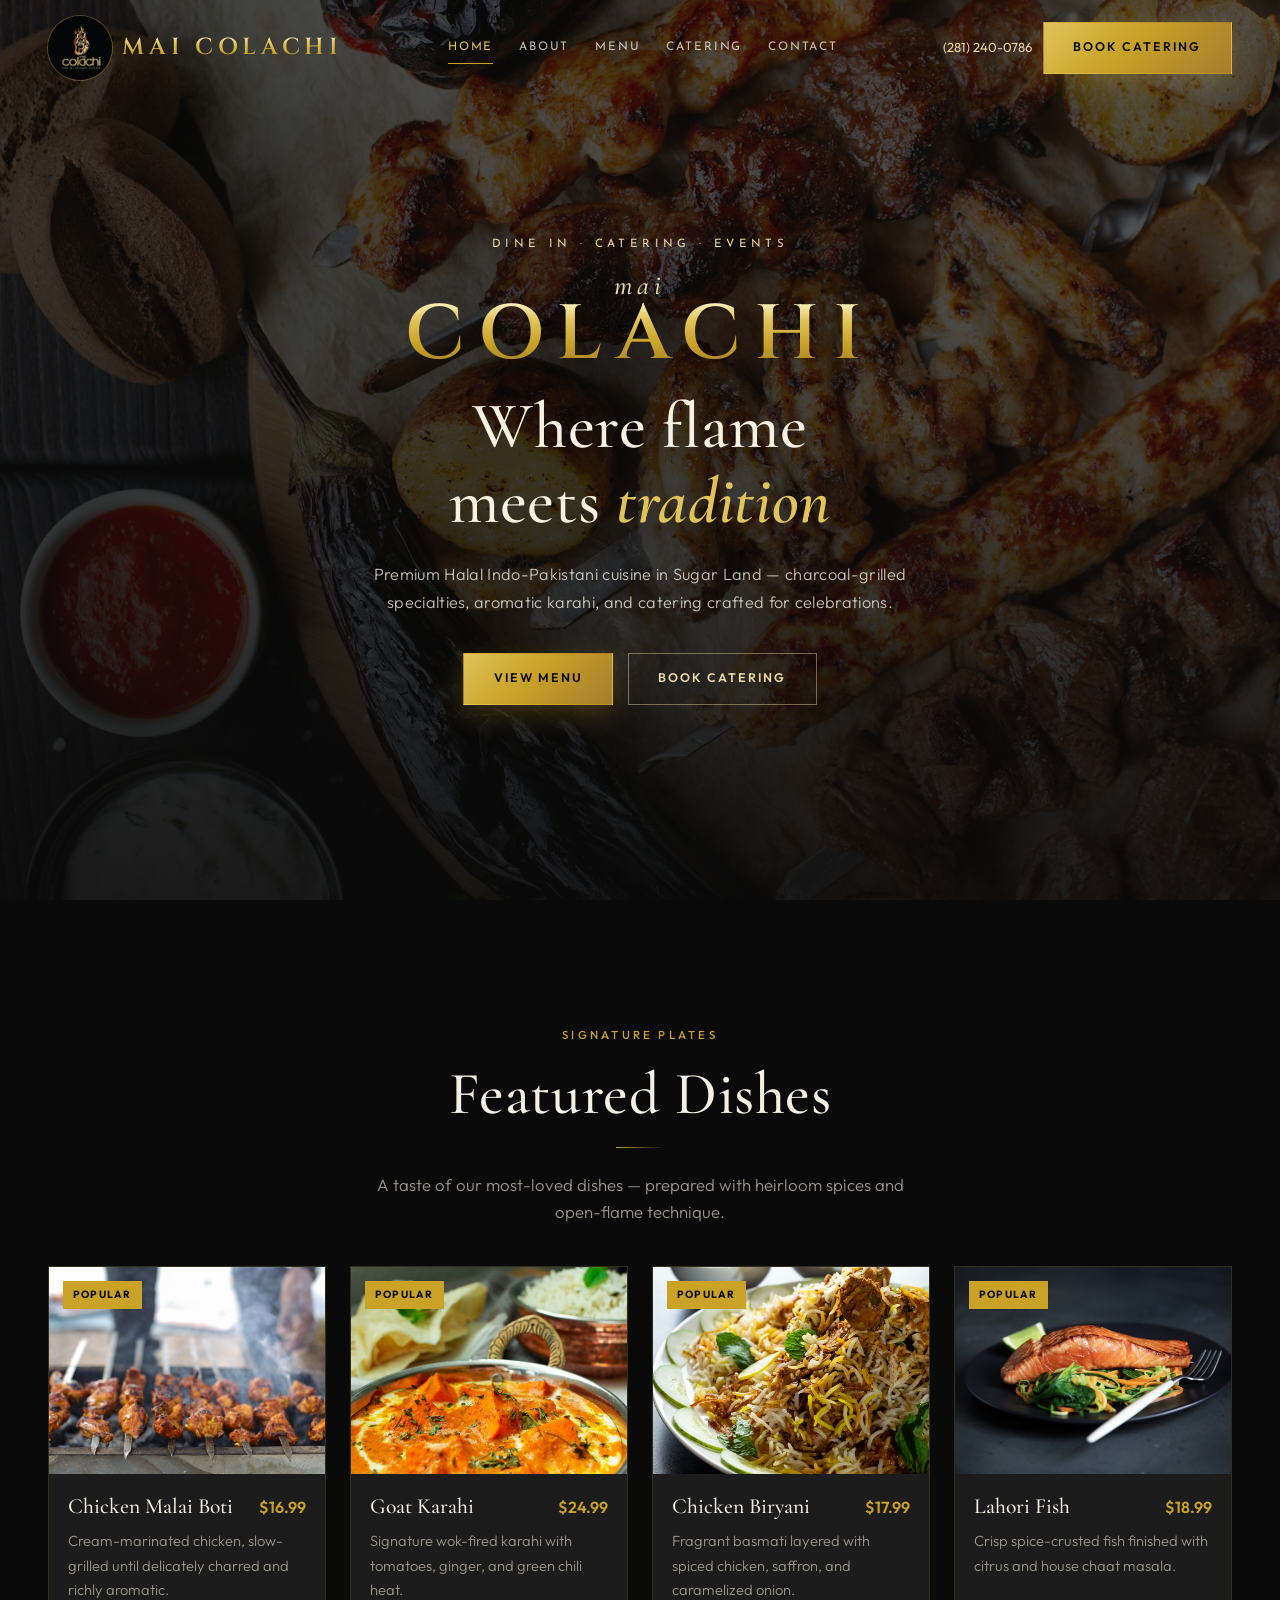
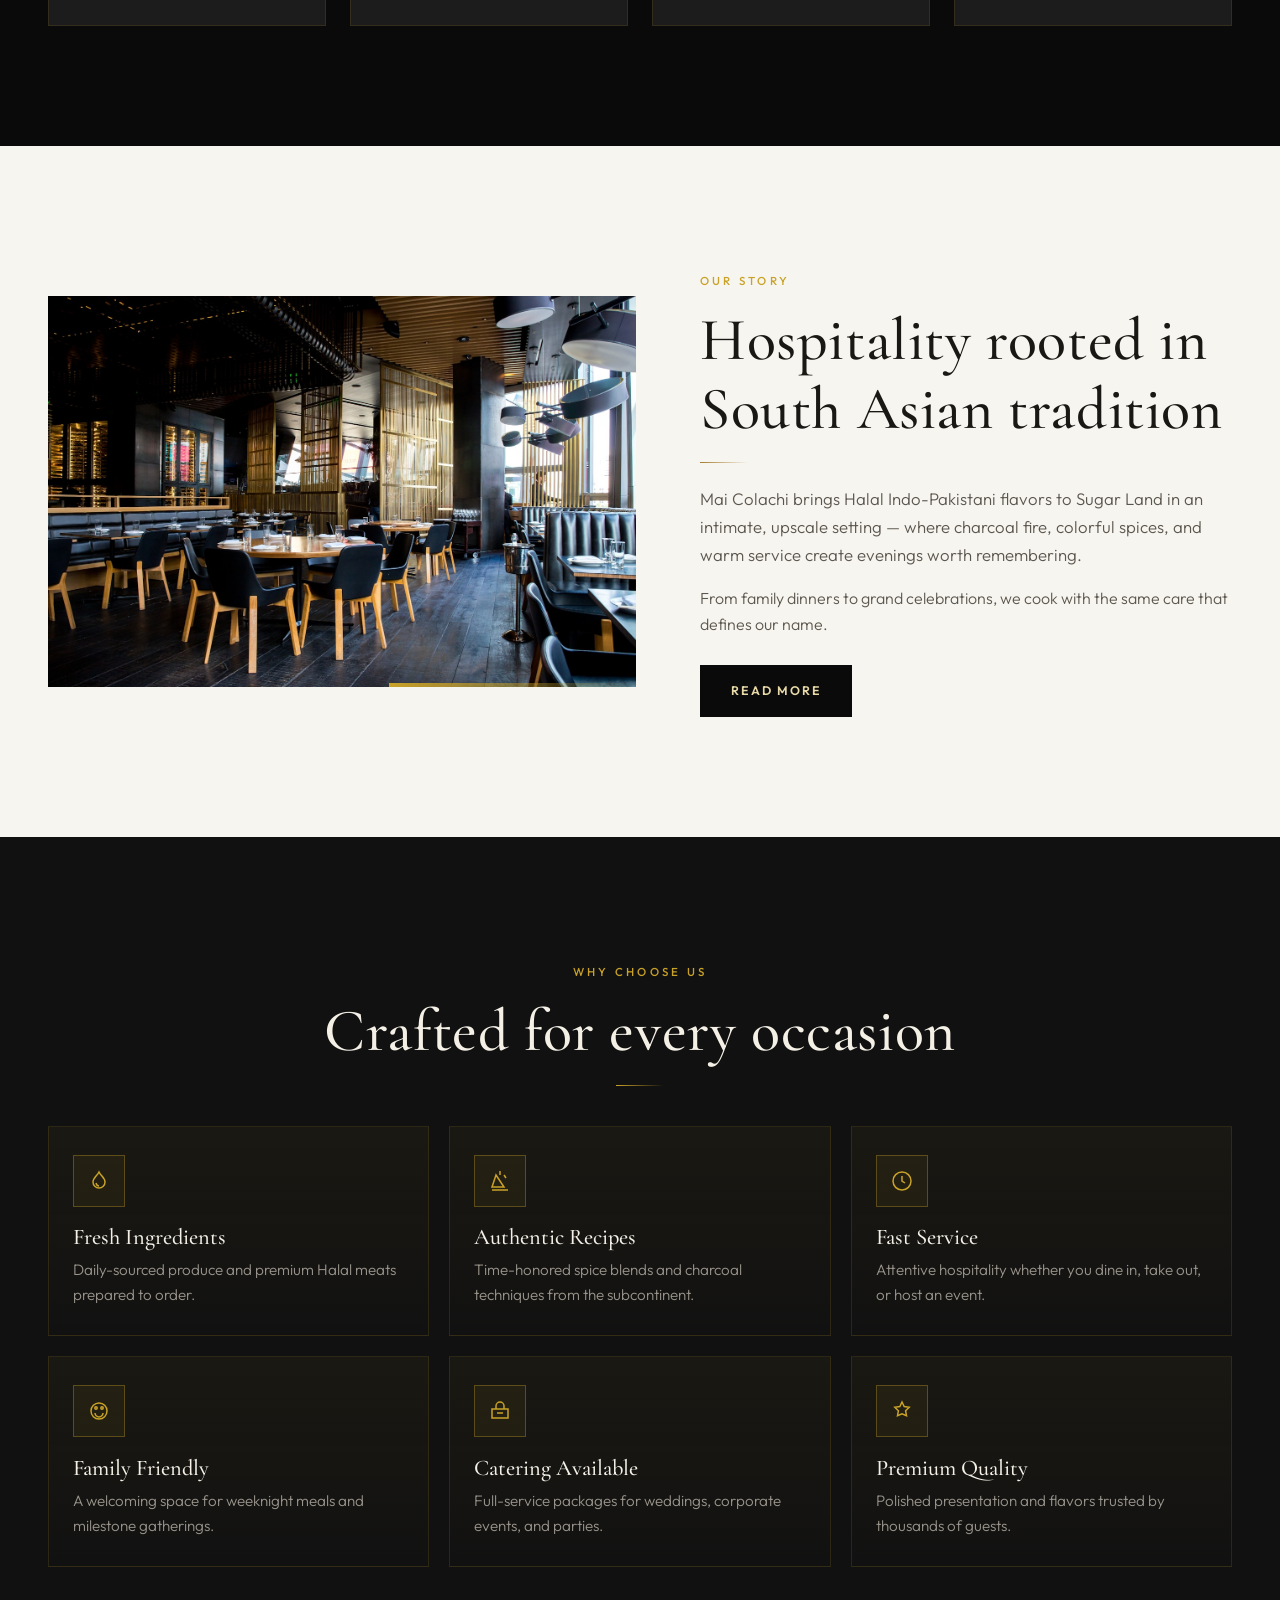
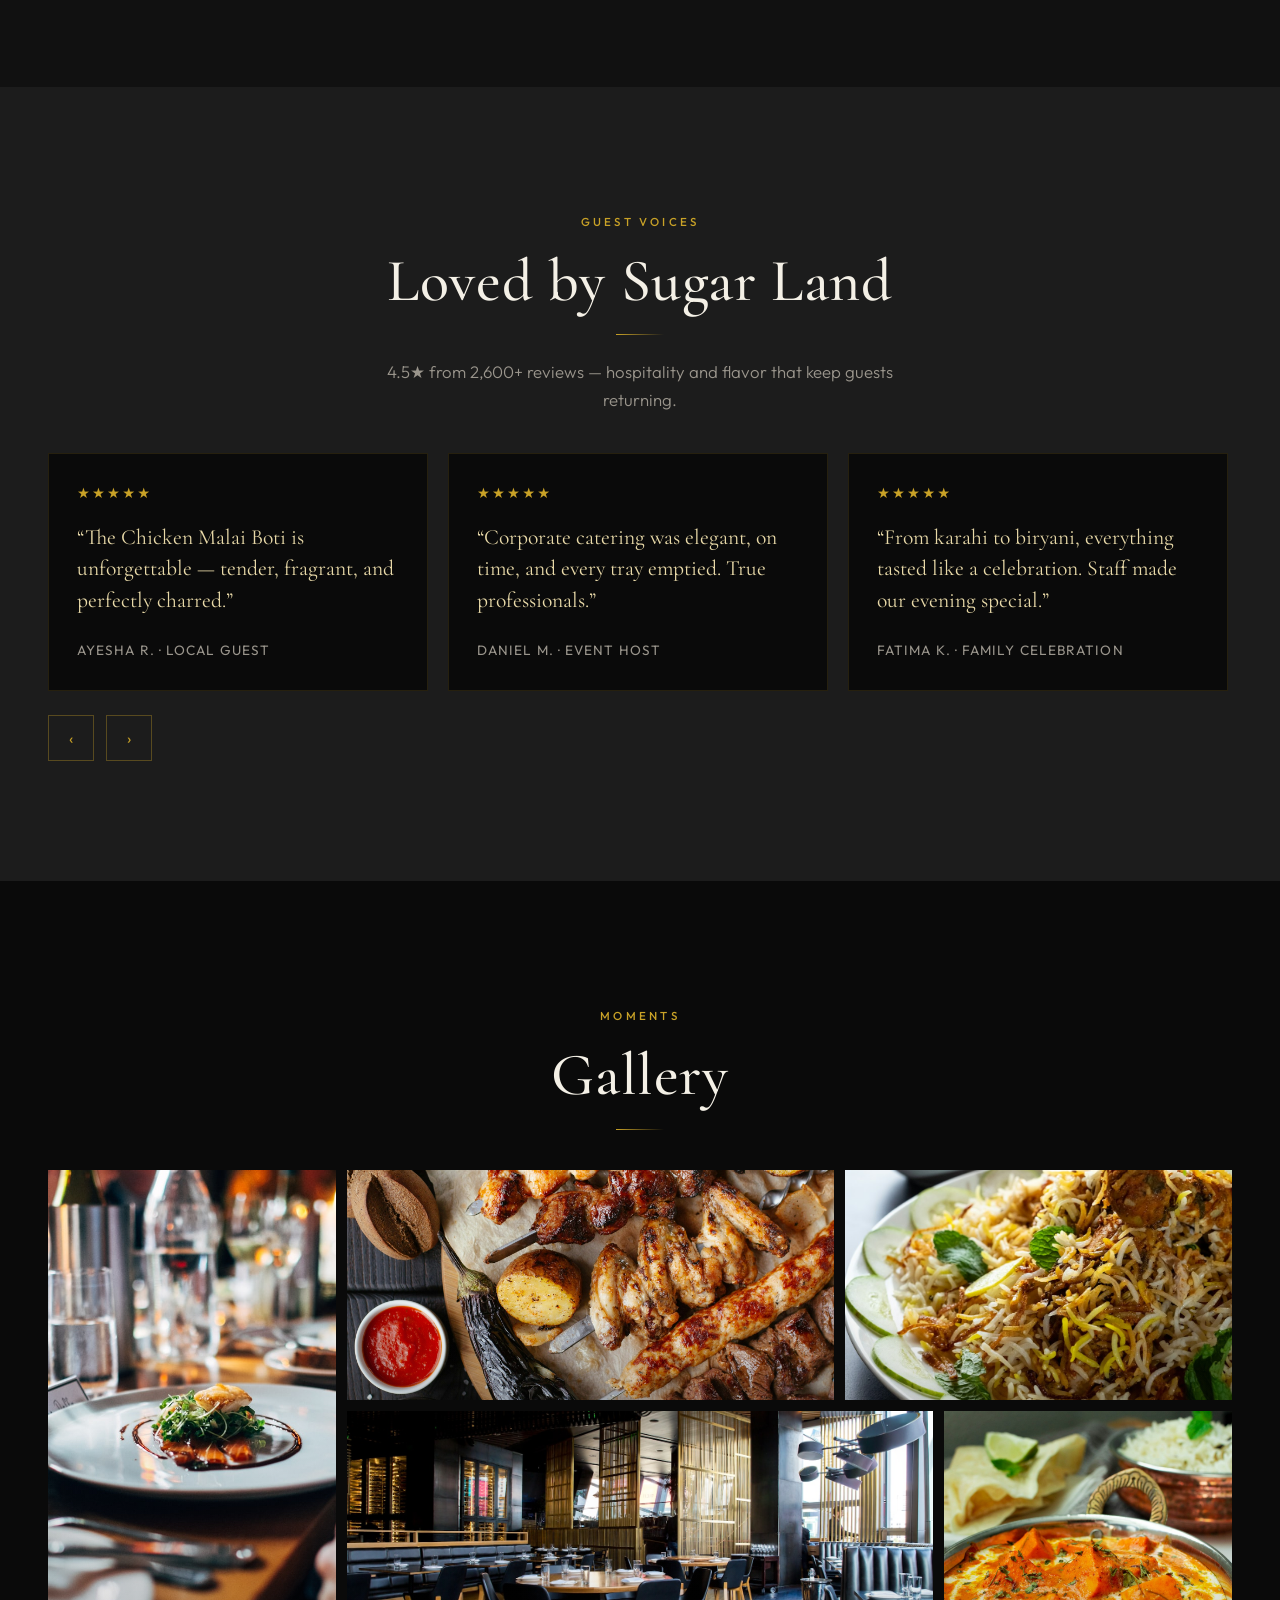
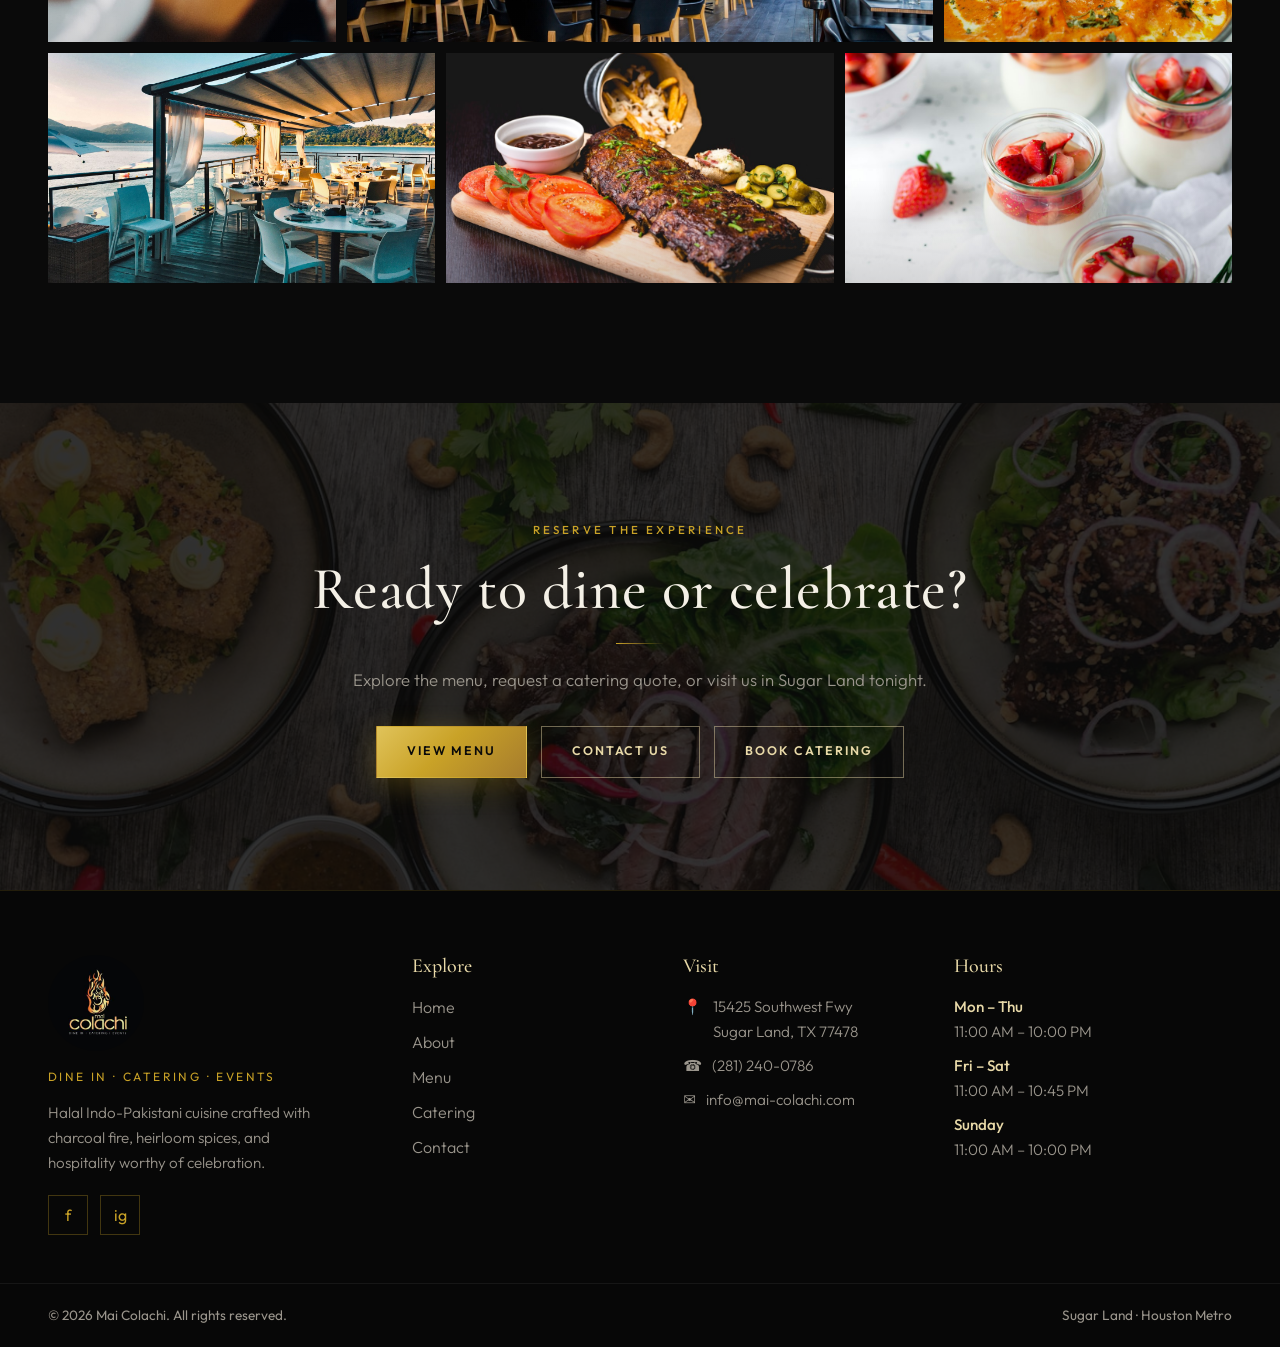
<file: index.html>
<!DOCTYPE html>
<html lang="en">
<head>
  <meta charset="UTF-8" />
  <meta name="viewport" content="width=device-width, initial-scale=1.0" />
  <meta name="description" content="Mai Colachi — Premium Halal Indo-Pakistani dining and catering in Sugar Land, TX. Charcoal BBQ, karahi, biryani, and elegant events." />
  <meta name="theme-color" content="#0A0A0A" />
  <title>Mai Colachi | Dine In · Catering · Events</title>
  <link rel="icon" href="images/logo.jpg" type="image/jpeg" />
  <link rel="preconnect" href="https://fonts.googleapis.com" />
  <link rel="preconnect" href="https://fonts.gstatic.com" crossorigin />
  <link href="https://fonts.googleapis.com/css2?family=Cinzel:wght@400;500;600;700&family=Cormorant+Garamond:ital,wght@0,400;0,500;0,600;0,700;1,400;1,500;1,600&family=Josefin+Sans:wght@300;400;500;600;700&family=Outfit:wght@300;400;500;600;700&display=swap" rel="stylesheet" />
  <link rel="stylesheet" href="css/styles.css" />
</head>
<body>
  <a class="skip-link" href="#main">Skip to main content</a>

  <header class="navbar">
    <div class="container navbar-inner">
      <a href="index.html" class="brand" aria-label="Mai Colachi home">
        <img src="images/logo.jpg" alt="" width="72" height="72" />
        <span class="brand-wordmark">Mai Colachi</span>
      </a>
      <nav class="nav-links" aria-label="Primary">
        <a href="index.html" class="is-active">Home</a>
        <a href="about.html">About</a>
        <a href="menu.html">Menu</a>
        <a href="catering.html">Catering</a>
        <a href="contact.html">Contact</a>
      </nav>
      <div class="nav-actions">
        <a class="nav-phone" href="tel:+12812400786">(281) 240-0786</a>
        <a class="btn btn-primary nav-cta" href="catering.html">Book Catering</a>
        <button class="nav-toggle" type="button" aria-expanded="false" aria-label="Open menu">
          <span></span><span></span><span></span>
        </button>
      </div>
    </div>
  </header>
  <nav class="mobile-nav" id="mobile-nav" aria-label="Mobile">
    <a href="index.html" class="is-active">Home</a>
    <a href="about.html">About</a>
    <a href="menu.html">Menu</a>
    <a href="catering.html">Catering</a>
    <a href="contact.html">Contact</a>
    <a class="btn btn-ghost" href="tel:+12812400786">(281) 240-0786</a>
    <a class="btn btn-primary" href="menu.html">View Menu</a>
  </nav>


  <main id="main">
    <section class="hero">
      <div class="hero-media" aria-hidden="true">
        <img src="images/hero.jpg" alt="" />
      </div>
      <div class="hero-overlay"></div>
      <div class="container hero-content">
        <p class="hero-kicker">Dine In · Catering · Events</p>
        <p class="hero-brand" aria-label="Mai Colachi">
          <span class="hero-brand-mai">mai</span>
          <span class="hero-brand-name">colachi</span>
        </p>
        <h1>Where flame meets <em>tradition</em></h1>
        <p class="hero-lead">Premium Halal Indo-Pakistani cuisine in Sugar Land — charcoal-grilled specialties, aromatic karahi, and catering crafted for celebrations.</p>
        <div class="hero-actions">
          <a class="btn btn-primary" href="menu.html">View Menu</a>
          <a class="btn btn-ghost" href="catering.html">Book Catering</a>
        </div>
      </div>
    </section>

    <section class="section">
      <div class="container">
        <div class="text-center reveal">
          <span class="eyebrow">Signature Plates</span>
          <h2 class="section-title">Featured Dishes</h2>
          <div class="gold-line gold-line--center"></div>
          <p class="section-lead">A taste of our most-loved dishes — prepared with heirloom spices and open-flame technique.</p>
        </div>
        <div class="dishes-grid">
          <article class="dish-card reveal">
            <div class="dish-card-media">
              <img loading="lazy" src="images/kebab.jpg" alt="Chicken Malai Boti" />
              <span class="badge">Popular</span>
            </div>
            <div class="dish-card-body">
              <div class="dish-card-top"><h3>Chicken Malai Boti</h3><span class="price">$16.99</span></div>
              <p>Cream-marinated chicken, slow-grilled until delicately charred and richly aromatic.</p>
            </div>
          </article>
          <article class="dish-card reveal">
            <div class="dish-card-media">
              <img loading="lazy" src="images/karahi.jpg" alt="Goat Karahi" />
              <span class="badge">Popular</span>
            </div>
            <div class="dish-card-body">
              <div class="dish-card-top"><h3>Goat Karahi</h3><span class="price">$24.99</span></div>
              <p>Signature wok-fired karahi with tomatoes, ginger, and green chili heat.</p>
            </div>
          </article>
          <article class="dish-card reveal">
            <div class="dish-card-media">
              <img loading="lazy" src="images/biryani.jpg" alt="Chicken Biryani" />
              <span class="badge">Popular</span>
            </div>
            <div class="dish-card-body">
              <div class="dish-card-top"><h3>Chicken Biryani</h3><span class="price">$17.99</span></div>
              <p>Fragrant basmati layered with spiced chicken, saffron, and caramelized onion.</p>
            </div>
          </article>
          <article class="dish-card reveal">
            <div class="dish-card-media">
              <img loading="lazy" src="images/fish.jpg" alt="Lahori Fish" />
              <span class="badge">Popular</span>
            </div>
            <div class="dish-card-body">
              <div class="dish-card-top"><h3>Lahori Fish</h3><span class="price">$18.99</span></div>
              <p>Crisp spice-crusted fish finished with citrus and house chaat masala.</p>
            </div>
          </article>
        </div>
      </div>
    </section>

    <section class="section band-light">
      <div class="container split reveal">
        <div class="split-media">
          <img loading="lazy" src="images/dining.jpg" alt="Mai Colachi dining room" />
        </div>
        <div class="split-copy">
          <span class="eyebrow">Our Story</span>
          <h2 class="section-title">Hospitality rooted in South Asian tradition</h2>
          <div class="gold-line"></div>
          <p class="section-lead">Mai Colachi brings Halal Indo-Pakistani flavors to Sugar Land in an intimate, upscale setting — where charcoal fire, colorful spices, and warm service create evenings worth remembering.</p>
          <p class="split-text">From family dinners to grand celebrations, we cook with the same care that defines our name.</p>
          <a class="btn btn-dark" href="about.html">Read More</a>
        </div>
      </div>
    </section>

    <section class="section features">
      <div class="container">
        <div class="text-center reveal">
          <span class="eyebrow">Why Choose Us</span>
          <h2 class="section-title">Crafted for every occasion</h2>
          <div class="gold-line gold-line--center"></div>
        </div>
        <div class="features-grid">
          <article class="feature reveal">
            <div class="feature-icon" aria-hidden="true"><svg viewBox="0 0 24 24" fill="none" stroke="currentColor" stroke-width="1.5"><path d="M12 3c-2 4-6 6-6 10a6 6 0 0 0 12 0c0-4-4-6-6-10Z"/><path d="M9 14c.5 2 1.5 3 3 3"/></svg></div>
            <h3>Fresh Ingredients</h3>
            <p>Daily-sourced produce and premium Halal meats prepared to order.</p>
          </article>
          <article class="feature reveal">
            <div class="feature-icon" aria-hidden="true"><svg viewBox="0 0 24 24" fill="none" stroke="currentColor" stroke-width="1.5"><path d="M12 2v4M8 6l8 12H4L8 6Zm8 0 2 3M4 21h16"/></svg></div>
            <h3>Authentic Recipes</h3>
            <p>Time-honored spice blends and charcoal techniques from the subcontinent.</p>
          </article>
          <article class="feature reveal">
            <div class="feature-icon" aria-hidden="true"><svg viewBox="0 0 24 24" fill="none" stroke="currentColor" stroke-width="1.5"><circle cx="12" cy="12" r="9"/><path d="M12 7v5l3 2"/></svg></div>
            <h3>Fast Service</h3>
            <p>Attentive hospitality whether you dine in, take out, or host an event.</p>
          </article>
          <article class="feature reveal">
            <div class="feature-icon" aria-hidden="true"><svg viewBox="0 0 24 24" fill="none" stroke="currentColor" stroke-width="1.5"><path d="M8 14c0 2 1.8 4 4 4s4-2 4-4"/><circle cx="9" cy="9" r="1.2"/><circle cx="15" cy="9" r="1.2"/><path d="M4 12a8 8 0 1 0 16 0 8 8 0 0 0-16 0Z"/></svg></div>
            <h3>Family Friendly</h3>
            <p>A welcoming space for weeknight meals and milestone gatherings.</p>
          </article>
          <article class="feature reveal">
            <div class="feature-icon" aria-hidden="true"><svg viewBox="0 0 24 24" fill="none" stroke="currentColor" stroke-width="1.5"><path d="M4 10h16v9H4z"/><path d="M8 10V7a4 4 0 0 1 8 0v3"/><path d="M9 14h6"/></svg></div>
            <h3>Catering Available</h3>
            <p>Full-service packages for weddings, corporate events, and parties.</p>
          </article>
          <article class="feature reveal">
            <div class="feature-icon" aria-hidden="true"><svg viewBox="0 0 24 24" fill="none" stroke="currentColor" stroke-width="1.5"><path d="m12 3 2.2 4.5 5 .7-3.6 3.5.9 5L12 14.8 7.5 16.7l.9-5L4.8 8.2l5-.7L12 3Z"/></svg></div>
            <h3>Premium Quality</h3>
            <p>Polished presentation and flavors trusted by thousands of guests.</p>
          </article>
        </div>
      </div>
    </section>

    <section class="section reviews">
      <div class="container">
        <div class="text-center reveal">
          <span class="eyebrow">Guest Voices</span>
          <h2 class="section-title">Loved by Sugar Land</h2>
          <div class="gold-line gold-line--center"></div>
          <p class="section-lead">4.5★ from 2,600+ reviews — hospitality and flavor that keep guests returning.</p>
        </div>
        <div class="reviews-track-wrap reveal">
          <div class="reviews-track">
            <article class="review">
              <div class="stars" aria-label="5 stars">★★★★★</div>
              <blockquote>“The Chicken Malai Boti is unforgettable — tender, fragrant, and perfectly charred.”</blockquote>
              <cite>Ayesha R. · Local Guest</cite>
            </article>
            <article class="review">
              <div class="stars" aria-label="5 stars">★★★★★</div>
              <blockquote>“Corporate catering was elegant, on time, and every tray emptied. True professionals.”</blockquote>
              <cite>Daniel M. · Event Host</cite>
            </article>
            <article class="review">
              <div class="stars" aria-label="5 stars">★★★★★</div>
              <blockquote>“From karahi to biryani, everything tasted like a celebration. Staff made our evening special.”</blockquote>
              <cite>Fatima K. · Family Celebration</cite>
            </article>
            <article class="review">
              <div class="stars" aria-label="5 stars">★★★★★</div>
              <blockquote>“Halal Indo-Pakistani cooking done with real craft. Worth the drive to Sugar Land.”</blockquote>
              <cite>James L. · Food Enthusiast</cite>
            </article>
          </div>
        </div>
        <div class="review-nav">
          <button type="button" data-review-prev aria-label="Previous review">‹</button>
          <button type="button" data-review-next aria-label="Next review">›</button>
        </div>
      </div>
    </section>

    <section class="section gallery-section">
      <div class="container">
        <div class="text-center reveal">
          <span class="eyebrow">Moments</span>
          <h2 class="section-title">Gallery</h2>
          <div class="gold-line gold-line--center"></div>
        </div>
        <div class="gallery-grid">
          <figure class="gallery-item"><img loading="lazy" src="images/plated.jpg" alt="Elegant plated dinner" /></figure>
          <figure class="gallery-item"><img loading="lazy" src="images/hero.jpg" alt="Charcoal grilled kebabs" /></figure>
          <figure class="gallery-item"><img loading="lazy" src="images/biryani.jpg" alt="Fragrant biryani" /></figure>
          <figure class="gallery-item"><img loading="lazy" src="images/dining.jpg" alt="Warm dining ambiance" /></figure>
          <figure class="gallery-item"><img loading="lazy" src="images/karahi.jpg" alt="Signature karahi" /></figure>
          <figure class="gallery-item"><img loading="lazy" src="images/catering.jpg" alt="Catering banquet" /></figure>
          <figure class="gallery-item"><img loading="lazy" src="images/steak.jpg" alt="Flame-grilled specialty" /></figure>
          <figure class="gallery-item"><img loading="lazy" src="images/dessert.jpg" alt="Dessert presentation" /></figure>
        </div>
      </div>
    </section>

    <section class="cta">
      <div class="cta-bg" aria-hidden="true">
        <img loading="lazy" src="images/gallery1.jpg" alt="" />
      </div>
      <div class="cta-overlay"></div>
      <div class="container reveal">
        <span class="eyebrow">Reserve the Experience</span>
        <h2 class="section-title">Ready to dine or celebrate?</h2>
        <div class="gold-line gold-line--center"></div>
        <p class="section-lead" style="margin-inline:auto;">Explore the menu, request a catering quote, or visit us in Sugar Land tonight.</p>
        <div class="cta-actions">
          <a class="btn btn-primary" href="menu.html">View Menu</a>
          <a class="btn btn-ghost" href="contact.html">Contact Us</a>
          <a class="btn btn-ghost" href="catering.html">Book Catering</a>
        </div>
      </div>
    </section>
  </main>

  <footer class="footer">
    <div class="container footer-grid">
      <div>
        <a href="index.html" class="footer-logo"><img src="images/logo.jpg" alt="Mai Colachi" width="96" height="96" /></a>
        <p class="footer-tagline">Dine In · Catering · Events</p>
        <p class="footer-blurb">Halal Indo-Pakistani cuisine crafted with charcoal fire, heirloom spices, and hospitality worthy of celebration.</p>
        <div class="social">
          <a href="https://www.facebook.com/maicolachihouston/" target="_blank" rel="noreferrer" aria-label="Facebook">f</a>
          <a href="https://www.instagram.com/" target="_blank" rel="noreferrer" aria-label="Instagram">ig</a>
        </div>
      </div>
      <div>
        <h3>Explore</h3>
        <ul class="footer-list">
          <li><a href="index.html">Home</a></li>
          <li><a href="about.html">About</a></li>
          <li><a href="menu.html">Menu</a></li>
          <li><a href="catering.html">Catering</a></li>
          <li><a href="contact.html">Contact</a></li>
        </ul>
      </div>
      <div>
        <h3>Visit</h3>
        <ul class="footer-contact">
          <li><span class="ico">📍</span><a href="https://www.google.com/maps/search/?api=1&query=15425+Southwest+Fwy+Sugar+Land+TX+77478" target="_blank" rel="noreferrer">15425 Southwest Fwy<br />Sugar Land, TX 77478</a></li>
          <li><span class="ico">☎</span><a href="tel:+12812400786">(281) 240-0786</a></li>
          <li><span class="ico">✉</span><a href="mailto:info@mai-colachi.com">info@mai-colachi.com</a></li>
        </ul>
      </div>
      <div>
        <h3>Hours</h3>
        <ul class="footer-hours">
          <li><span><strong>Mon – Thu</strong><em>11:00 AM – 10:00 PM</em></span></li>
          <li><span><strong>Fri – Sat</strong><em>11:00 AM – 10:45 PM</em></span></li>
          <li><span><strong>Sunday</strong><em>11:00 AM – 10:00 PM</em></span></li>
        </ul>
      </div>
    </div>
    <div class="footer-bottom">
      <div class="container footer-bottom-inner">
        <p>© 2026 Mai Colachi. All rights reserved.</p>
        <p>Sugar Land · Houston Metro</p>
      </div>
    </div>
  </footer>

  <button class="scroll-top" type="button" aria-label="Scroll to top">↑</button>
  <script src="js/main.js" defer></script>
</body>
</html>
</file>
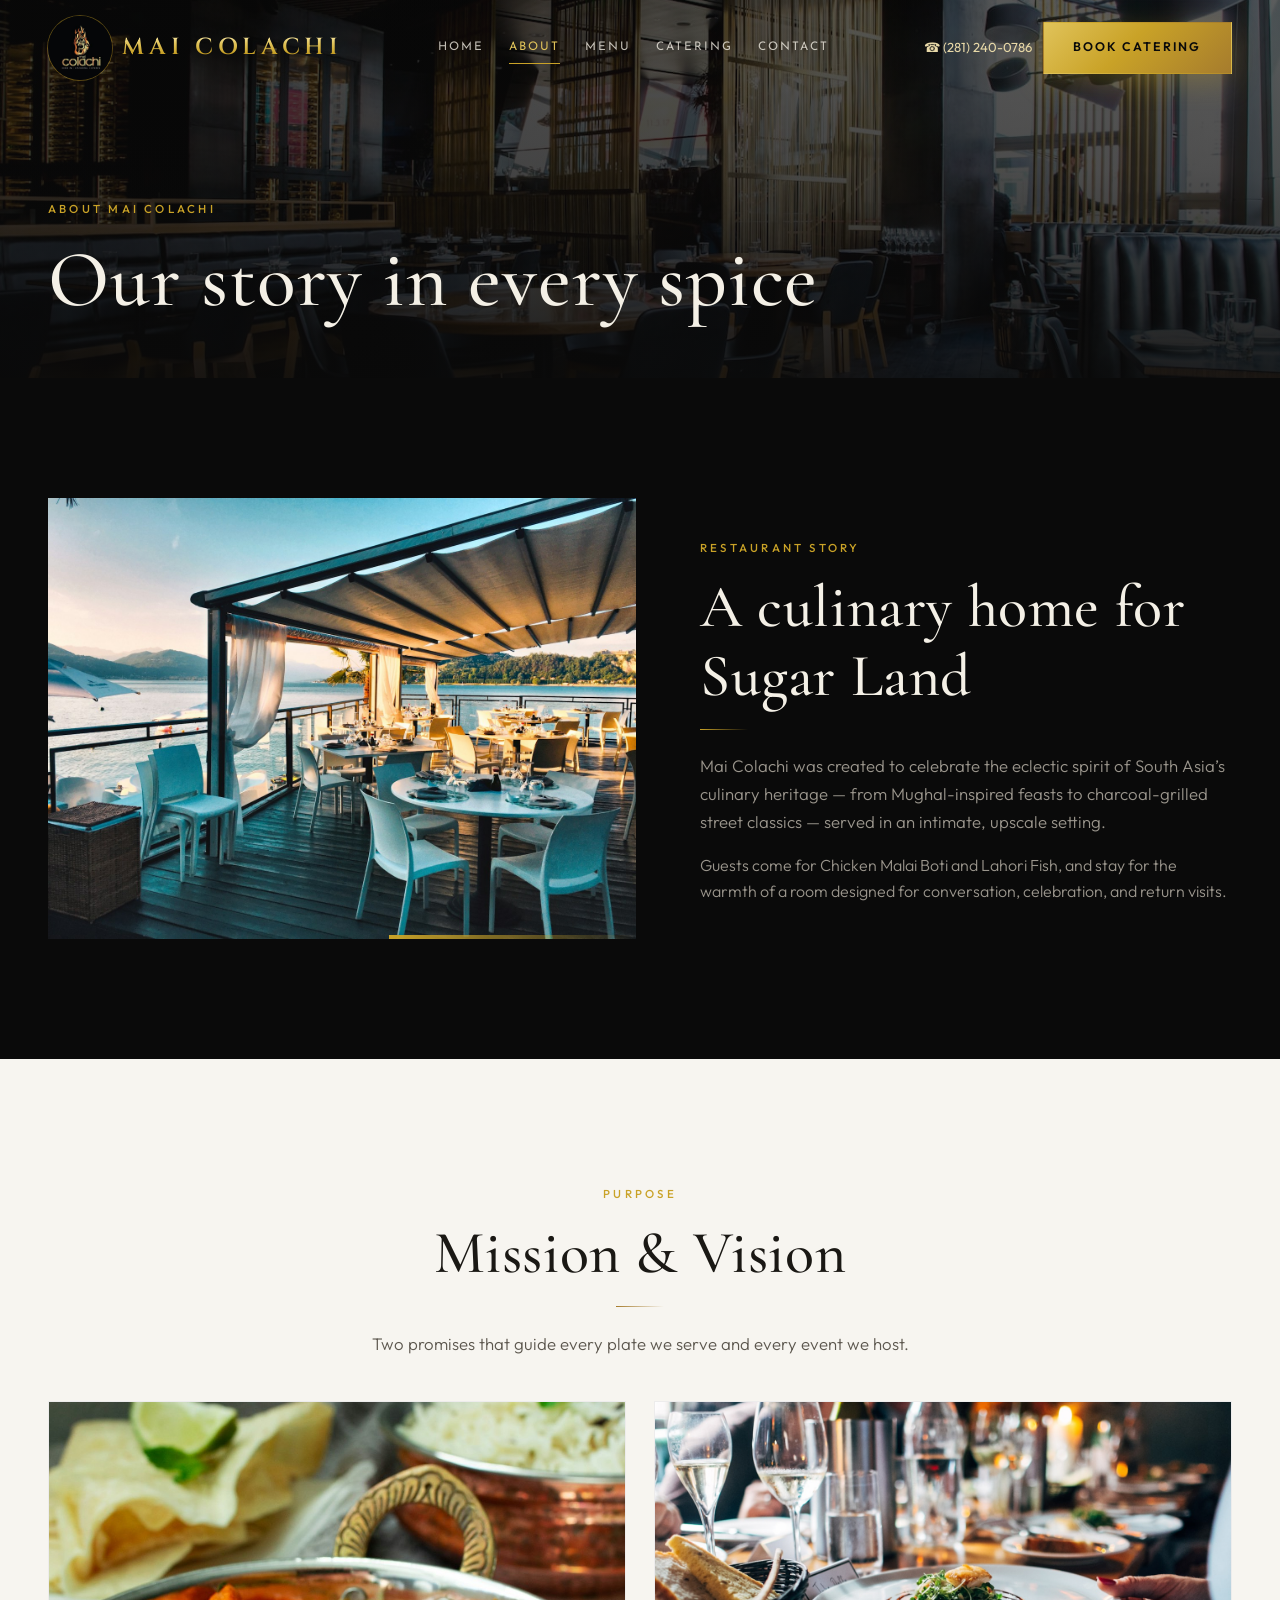
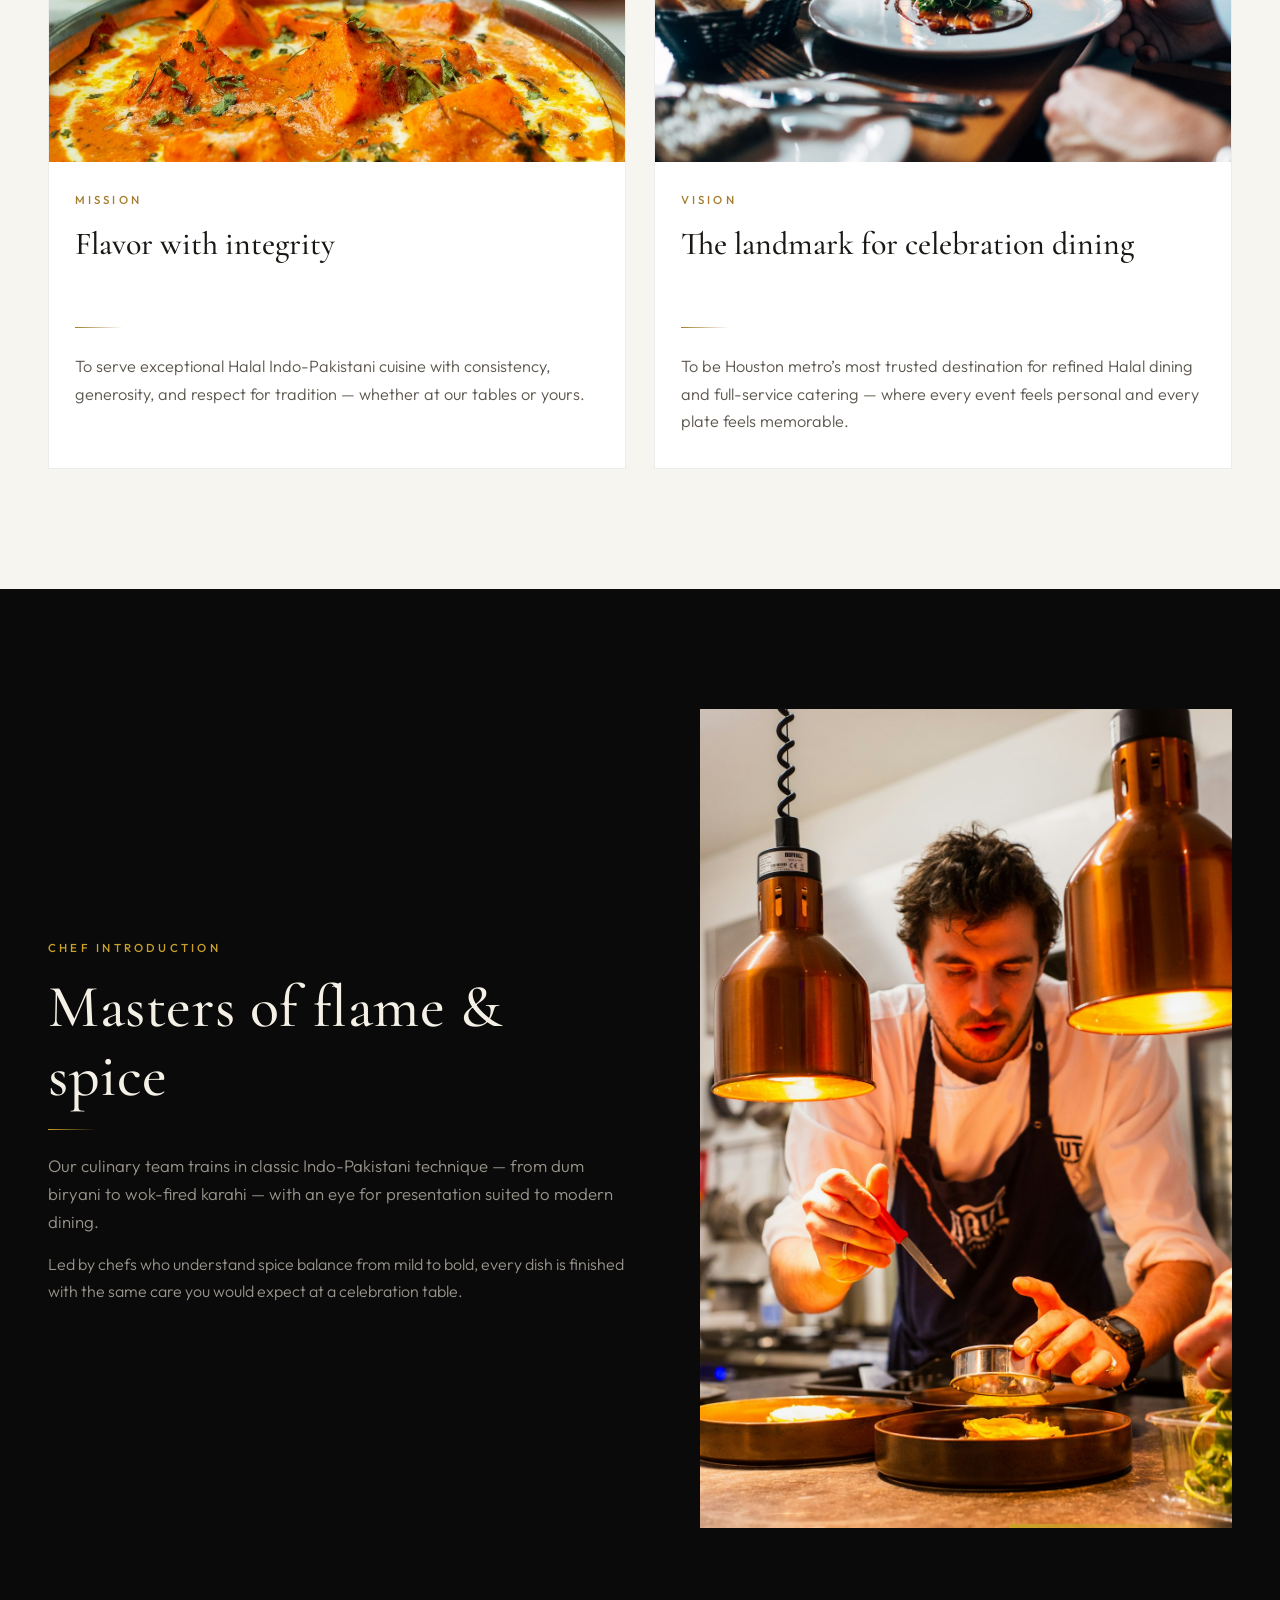
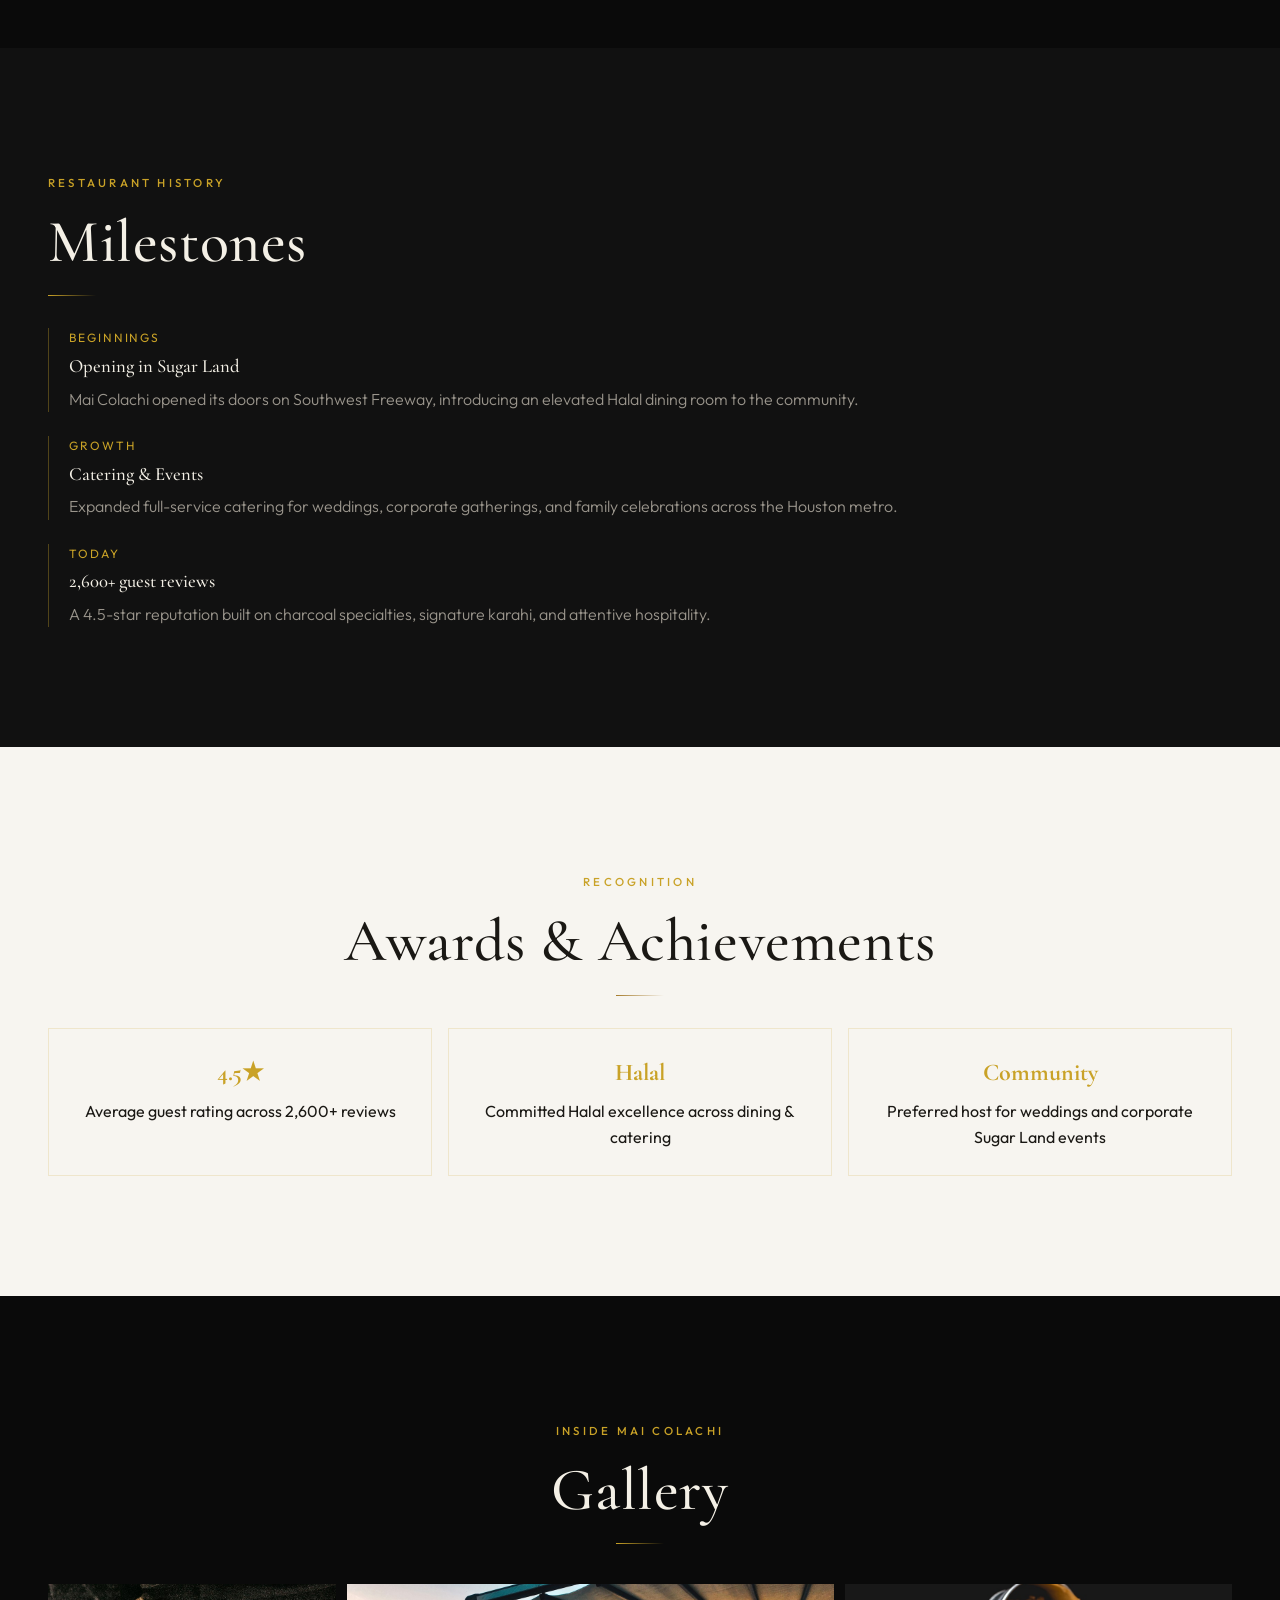
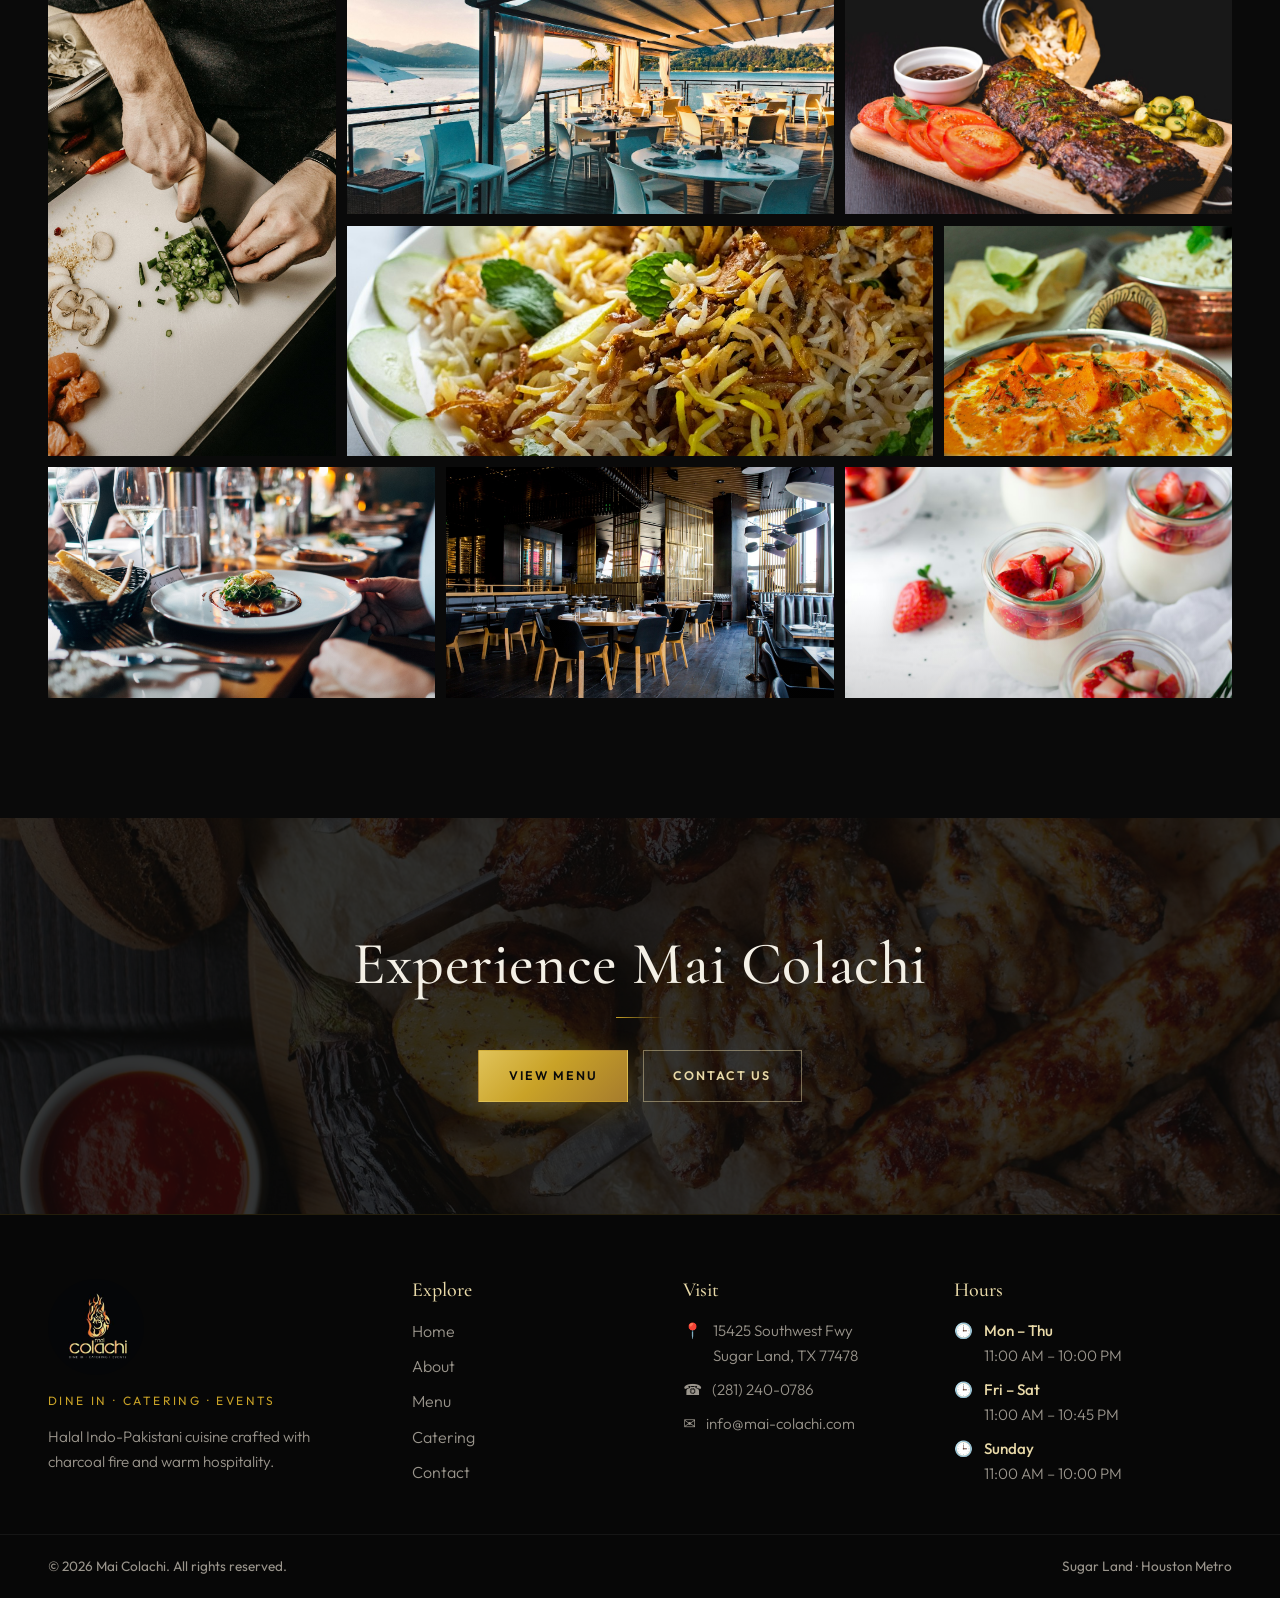
<file: about.html>
<!DOCTYPE html>
<html lang="en">
<head>
  <meta charset="UTF-8" />
  <meta name="viewport" content="width=device-width, initial-scale=1.0" />
  <meta name="description" content="Discover the story of Mai Colachi — our mission, vision, chefs, and heritage of Halal Indo-Pakistani cuisine in Sugar Land, TX." />
  <title>About | Mai Colachi</title>
  <link rel="icon" href="images/logo.jpg" type="image/jpeg" />
  <link rel="preconnect" href="https://fonts.googleapis.com" />
  <link rel="preconnect" href="https://fonts.gstatic.com" crossorigin />
  <link href="https://fonts.googleapis.com/css2?family=Cinzel:wght@400;500;600;700&family=Cormorant+Garamond:ital,wght@0,400;0,500;0,600;0,700;1,400;1,500;1,600&family=Josefin+Sans:wght@300;400;500;600;700&family=Outfit:wght@300;400;500;600;700&display=swap" rel="stylesheet" />
  <link rel="stylesheet" href="css/styles.css" />
</head>
<body>
  <a class="skip-link" href="#main">Skip to main content</a>
  <header class="navbar is-solid">
    <div class="container navbar-inner">
      <a href="index.html" class="brand" aria-label="Mai Colachi home">
        <img src="images/logo.jpg" alt="" width="72" height="72" />
        <span class="brand-wordmark">Mai Colachi</span>
      </a>
      <nav class="nav-links" aria-label="Primary">
        <a href="index.html">Home</a>
        <a href="about.html" class="is-active">About</a>
        <a href="menu.html">Menu</a>
        <a href="catering.html">Catering</a>
        <a href="contact.html">Contact</a>
      </nav>
      <div class="nav-actions">
        <a class="nav-phone" href="tel:+12812400786">☎ (281) 240-0786</a>
        <a class="btn btn-primary nav-cta" href="catering.html">Book Catering</a>
        <button class="nav-toggle" type="button" aria-expanded="false" aria-label="Open menu"><span></span><span></span><span></span></button>
      </div>
    </div>
  </header>
  <nav class="mobile-nav" id="mobile-nav" aria-label="Mobile">
    <a href="index.html">Home</a>
    <a href="about.html" class="is-active">About</a>
    <a href="menu.html">Menu</a>
    <a href="catering.html">Catering</a>
    <a href="contact.html">Contact</a>
    <a class="btn btn-ghost" href="tel:+12812400786">(281) 240-0786</a>
    <a class="btn btn-primary" href="menu.html">View Menu</a>
  </nav>


  <main id="main">
    <section class="page-hero">
      <div class="page-hero-media" aria-hidden="true">
        <img src="images/dining.jpg" alt="" />
      </div>
      <div class="page-hero-overlay"></div>
      <div class="container">
        <span class="eyebrow">About Mai Colachi</span>
        <h1>Our story in every spice</h1>
      </div>
    </section>

    <section class="section">
      <div class="container split reveal">
        <div class="split-media">
          <img loading="lazy" src="images/catering.jpg" alt="Restaurant dining experience" />
        </div>
        <div>
          <span class="eyebrow">Restaurant Story</span>
          <h2 class="section-title">A culinary home for Sugar Land</h2>
          <div class="gold-line"></div>
          <p class="section-lead">Mai Colachi was created to celebrate the eclectic spirit of South Asia’s culinary heritage — from Mughal-inspired feasts to charcoal-grilled street classics — served in an intimate, upscale setting.</p>
          <p style="margin-top:1rem;color:var(--muted);font-weight:300;">Guests come for Chicken Malai Boti and Lahori Fish, and stay for the warmth of a room designed for conversation, celebration, and return visits.</p>
        </div>
      </div>
    </section>

    <section class="section band-light">
      <div class="container">
        <div class="text-center reveal">
          <span class="eyebrow">Purpose</span>
          <h2 class="section-title">Mission & Vision</h2>
          <div class="gold-line gold-line--center"></div>
          <p class="section-lead">Two promises that guide every plate we serve and every event we host.</p>
        </div>
        <div class="mv-grid reveal">
          <article class="mv-card">
            <div class="mv-card-media">
              <img loading="lazy" src="images/karahi.jpg" alt="Mission — chef preparing karahi" />
            </div>
            <div class="mv-card-body">
              <span class="eyebrow">Mission</span>
              <h3>Flavor with integrity</h3>
              <div class="gold-line"></div>
              <p>To serve exceptional Halal Indo-Pakistani cuisine with consistency, generosity, and respect for tradition — whether at our tables or yours.</p>
            </div>
          </article>
          <article class="mv-card">
            <div class="mv-card-media">
              <img loading="lazy" src="images/plated.jpg" alt="Vision — fine dining presentation" />
            </div>
            <div class="mv-card-body">
              <span class="eyebrow">Vision</span>
              <h3>The landmark for celebration dining</h3>
              <div class="gold-line"></div>
              <p>To be Houston metro’s most trusted destination for refined Halal dining and full-service catering — where every event feels personal and every plate feels memorable.</p>
            </div>
          </article>
        </div>
      </div>
    </section>

    <section class="section">
      <div class="container split reverse reveal">
        <div>
          <span class="eyebrow">Chef Introduction</span>
          <h2 class="section-title">Masters of flame & spice</h2>
          <div class="gold-line"></div>
          <p class="section-lead">Our culinary team trains in classic Indo-Pakistani technique — from dum biryani to wok-fired karahi — with an eye for presentation suited to modern dining.</p>
          <p style="margin-top:1rem;color:var(--muted);font-weight:300;">Led by chefs who understand spice balance from mild to bold, every dish is finished with the same care you would expect at a celebration table.</p>
        </div>
        <div class="split-media">
          <img loading="lazy" src="images/chef.jpg" alt="Executive chef" />
        </div>
      </div>
    </section>

    <section class="section features">
      <div class="container reveal">
        <span class="eyebrow">Restaurant History</span>
        <h2 class="section-title">Milestones</h2>
        <div class="gold-line"></div>
        <div class="timeline">
          <article class="timeline-item">
            <span>Beginnings</span>
            <h3>Opening in Sugar Land</h3>
            <p style="color:var(--muted);font-weight:300;">Mai Colachi opened its doors on Southwest Freeway, introducing an elevated Halal dining room to the community.</p>
          </article>
          <article class="timeline-item">
            <span>Growth</span>
            <h3>Catering & Events</h3>
            <p style="color:var(--muted);font-weight:300;">Expanded full-service catering for weddings, corporate gatherings, and family celebrations across the Houston metro.</p>
          </article>
          <article class="timeline-item">
            <span>Today</span>
            <h3>2,600+ guest reviews</h3>
            <p style="color:var(--muted);font-weight:300;">A 4.5-star reputation built on charcoal specialties, signature karahi, and attentive hospitality.</p>
          </article>
        </div>
      </div>
    </section>

    <section class="section band-light">
      <div class="container reveal">
        <div class="text-center">
          <span class="eyebrow">Recognition</span>
          <h2 class="section-title">Awards & Achievements</h2>
          <div class="gold-line gold-line--center"></div>
        </div>
        <div class="awards">
          <article class="award">
            <strong>4.5★</strong>
            <p>Average guest rating across 2,600+ reviews</p>
          </article>
          <article class="award">
            <strong>Halal</strong>
            <p>Committed Halal excellence across dining & catering</p>
          </article>
          <article class="award">
            <strong>Community</strong>
            <p>Preferred host for weddings and corporate Sugar Land events</p>
          </article>
        </div>
      </div>
    </section>

    <section class="section">
      <div class="container">
        <div class="text-center reveal">
          <span class="eyebrow">Inside Mai Colachi</span>
          <h2 class="section-title">Gallery</h2>
          <div class="gold-line gold-line--center"></div>
        </div>
                <div class="gallery-grid">
          <figure class="gallery-item"><img loading="lazy" src="images/ambiance.jpg" alt="Restaurant interior" /></figure>
          <figure class="gallery-item"><img loading="lazy" src="images/catering.jpg" alt="Banquet service" /></figure>
          <figure class="gallery-item"><img loading="lazy" src="images/steak.jpg" alt="Grill station" /></figure>
          <figure class="gallery-item"><img loading="lazy" src="images/biryani.jpg" alt="Biryani service" /></figure>
          <figure class="gallery-item"><img loading="lazy" src="images/karahi.jpg" alt="Karahi dish" /></figure>
          <figure class="gallery-item"><img loading="lazy" src="images/plated.jpg" alt="Fine plating" /></figure>
          <figure class="gallery-item"><img loading="lazy" src="images/dining.jpg" alt="Dining room" /></figure>
          <figure class="gallery-item"><img loading="lazy" src="images/dessert.jpg" alt="Dessert" /></figure>
        </div>
      </div>
    </section>

    <section class="cta">
      <div class="cta-bg" aria-hidden="true"><img loading="lazy" src="images/hero.jpg" alt="" /></div>
      <div class="cta-overlay"></div>
      <div class="container reveal">
        <h2 class="section-title">Experience Mai Colachi</h2>
        <div class="gold-line gold-line--center"></div>
        <div class="cta-actions">
          <a class="btn btn-primary" href="menu.html">View Menu</a>
          <a class="btn btn-ghost" href="contact.html">Contact Us</a>
        </div>
      </div>
    </section>
  </main>

  <footer class="footer">
    <div class="container footer-grid">
      <div>
        <a href="index.html" class="footer-logo"><img src="images/logo.jpg" alt="Mai Colachi" width="96" height="96" /></a>
        <p class="footer-tagline">Dine In · Catering · Events</p>
        <p class="footer-blurb">Halal Indo-Pakistani cuisine crafted with charcoal fire and warm hospitality.</p>
      </div>
      <div>
        <h3>Explore</h3>
        <ul class="footer-list">
          <li><a href="index.html">Home</a></li>
          <li><a href="about.html">About</a></li>
          <li><a href="menu.html">Menu</a></li>
          <li><a href="catering.html">Catering</a></li>
          <li><a href="contact.html">Contact</a></li>
        </ul>
      </div>
      <div>
        <h3>Visit</h3>
        <ul class="footer-contact">
          <li><span>📍</span><a href="https://www.google.com/maps/search/?api=1&query=15425+Southwest+Fwy+Sugar+Land+TX+77478" target="_blank" rel="noreferrer">15425 Southwest Fwy<br />Sugar Land, TX 77478</a></li>
          <li><span>☎</span><a href="tel:+12812400786">(281) 240-0786</a></li>
          <li><span>✉</span><a href="mailto:info@mai-colachi.com">info@mai-colachi.com</a></li>
        </ul>
      </div>
      <div>
        <h3>Hours</h3>
        <ul class="footer-hours">
          <li><span>🕒</span><span><strong>Mon – Thu</strong><em>11:00 AM – 10:00 PM</em></span></li>
          <li><span>🕒</span><span><strong>Fri – Sat</strong><em>11:00 AM – 10:45 PM</em></span></li>
          <li><span>🕒</span><span><strong>Sunday</strong><em>11:00 AM – 10:00 PM</em></span></li>
        </ul>
      </div>
    </div>
    <div class="footer-bottom"><div class="container footer-bottom-inner"><p>© 2026 Mai Colachi. All rights reserved.</p><p>Sugar Land · Houston Metro</p></div></div>
  </footer>
  <button class="scroll-top" type="button" aria-label="Scroll to top">↑</button>
  <script src="js/main.js" defer></script>
</body>
</html>
</file>
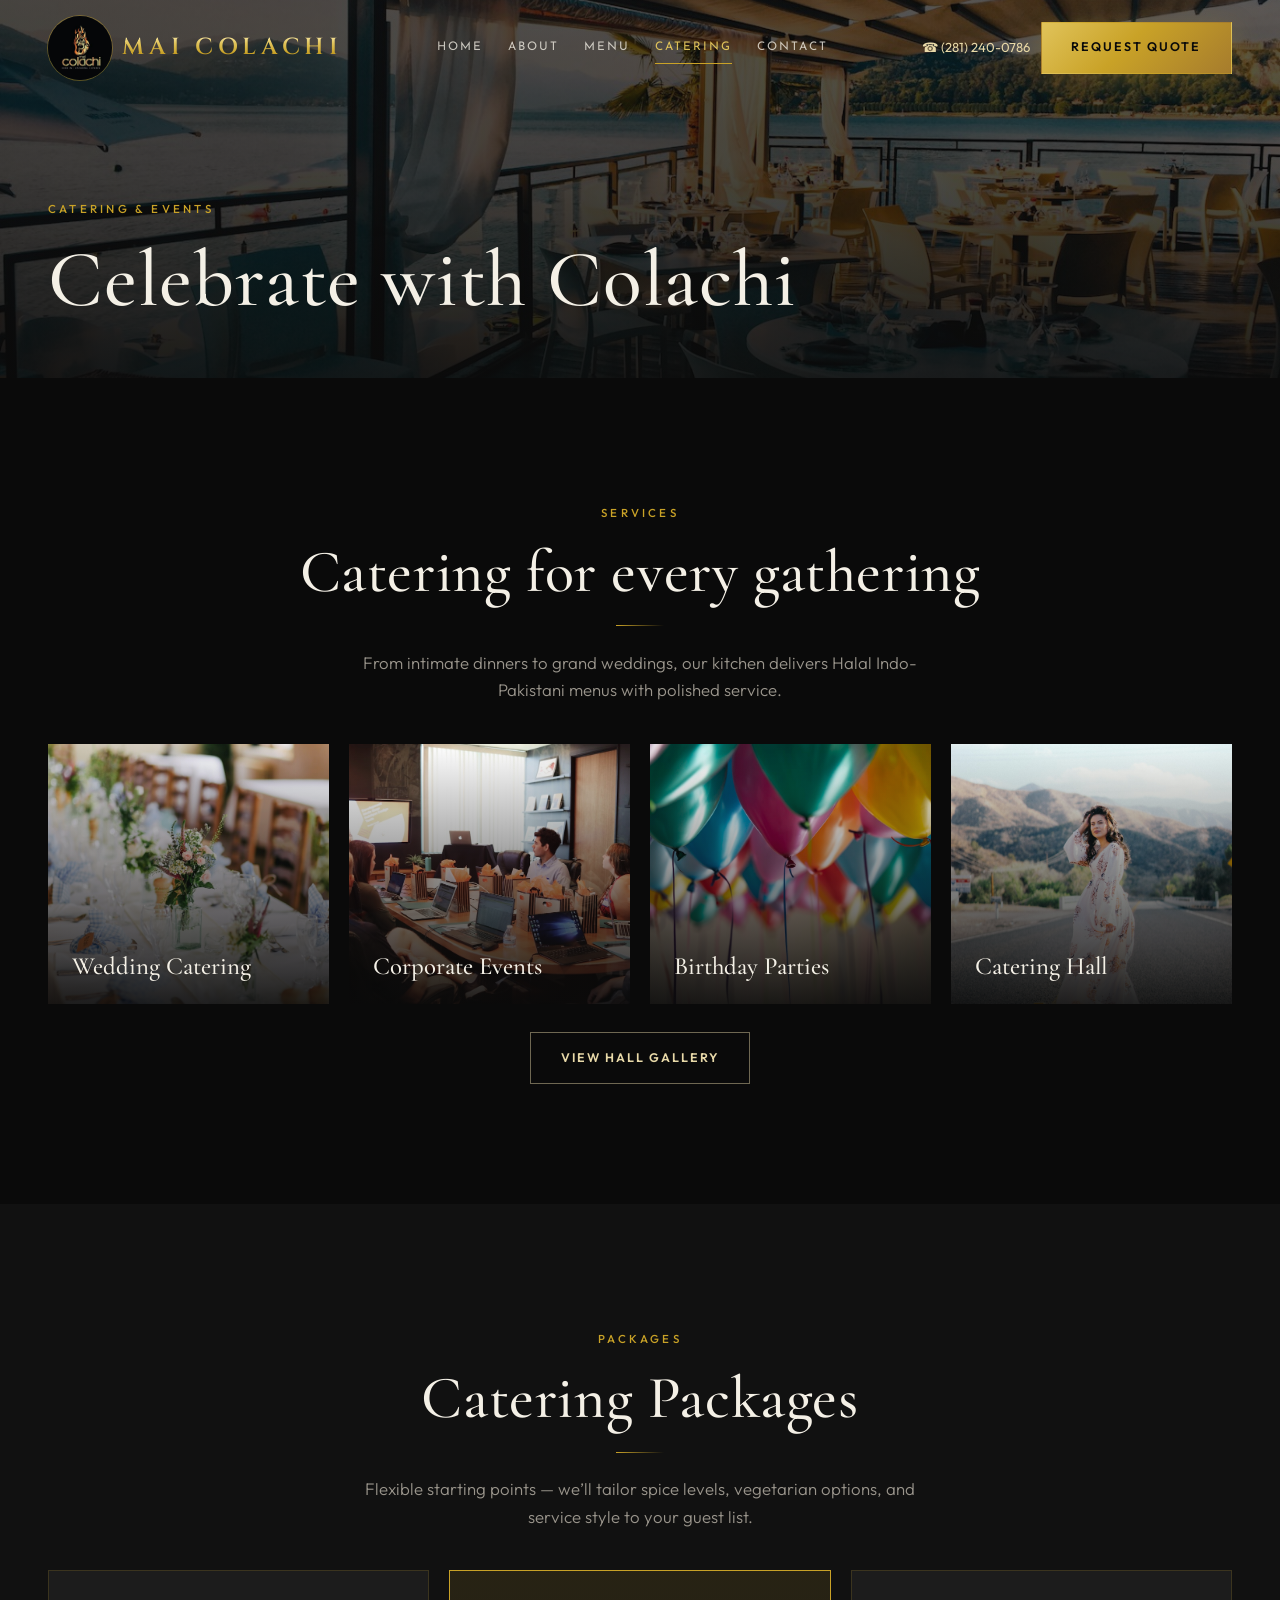
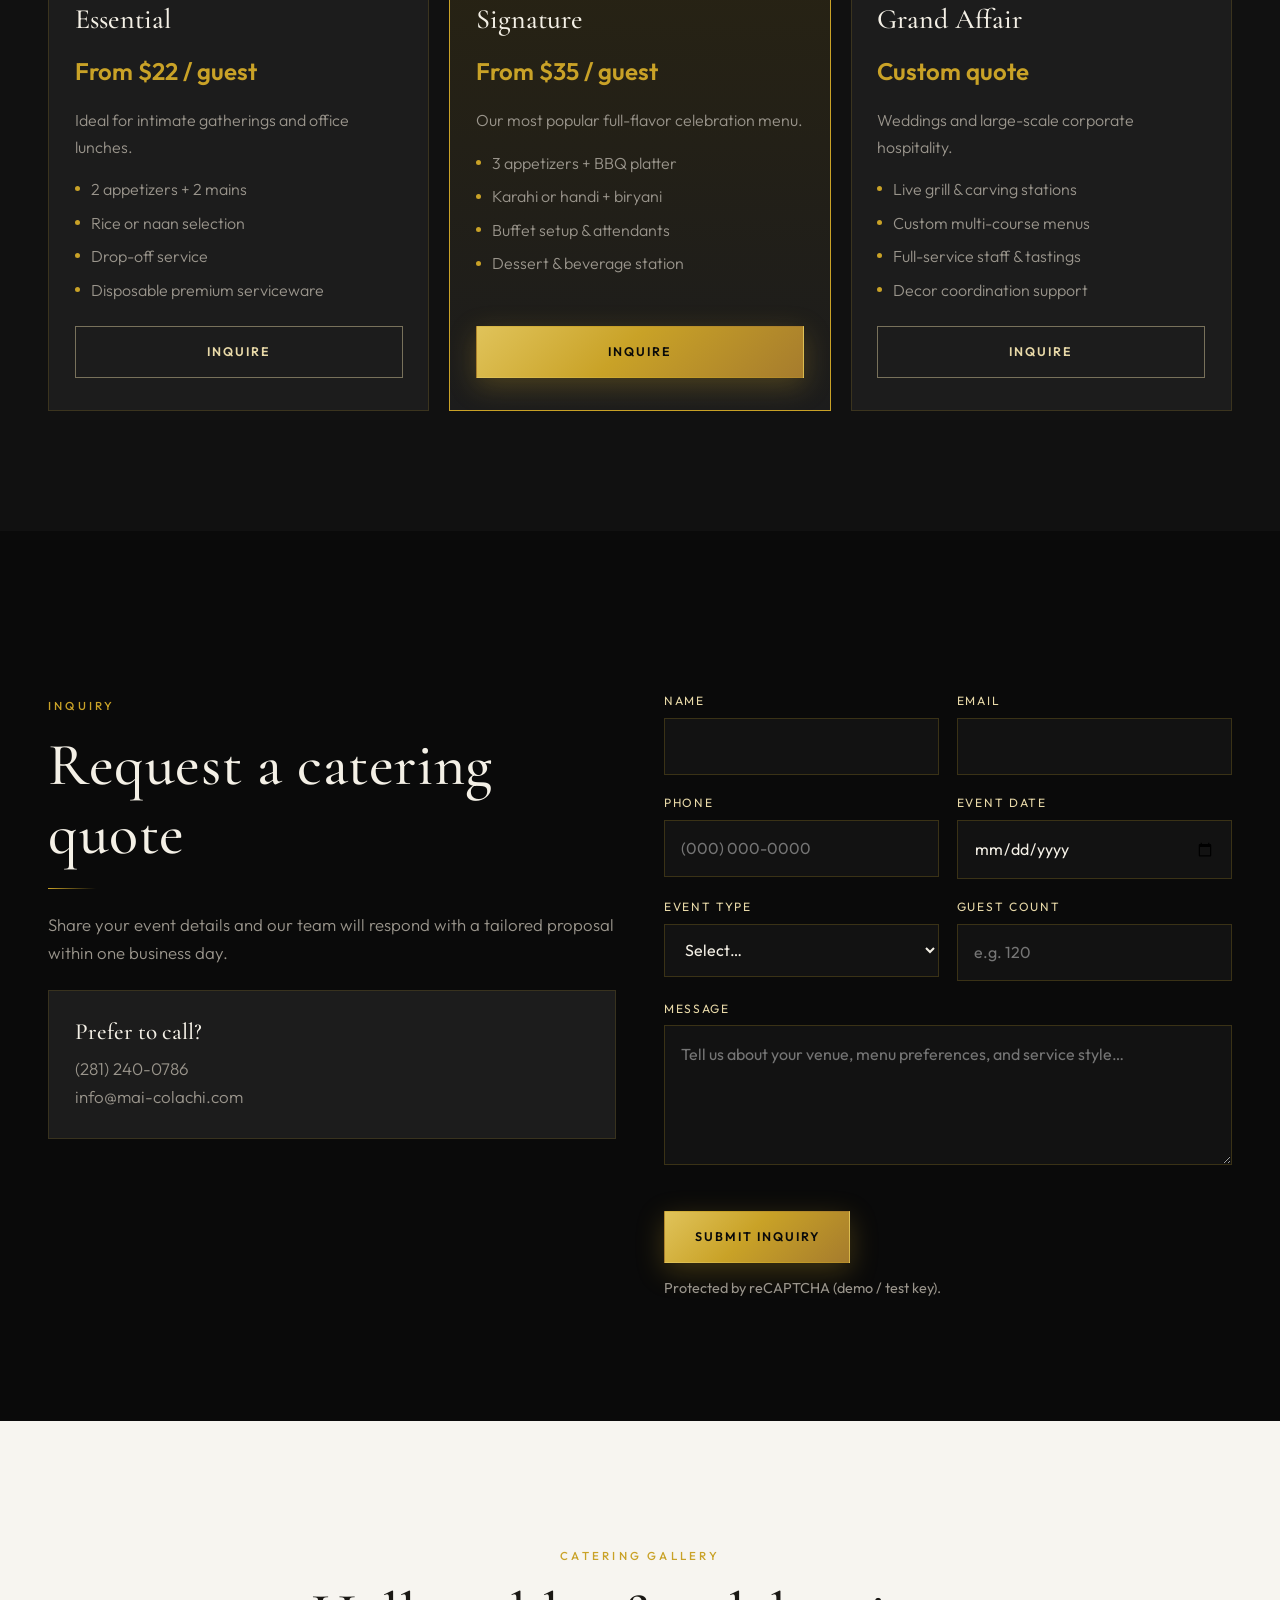
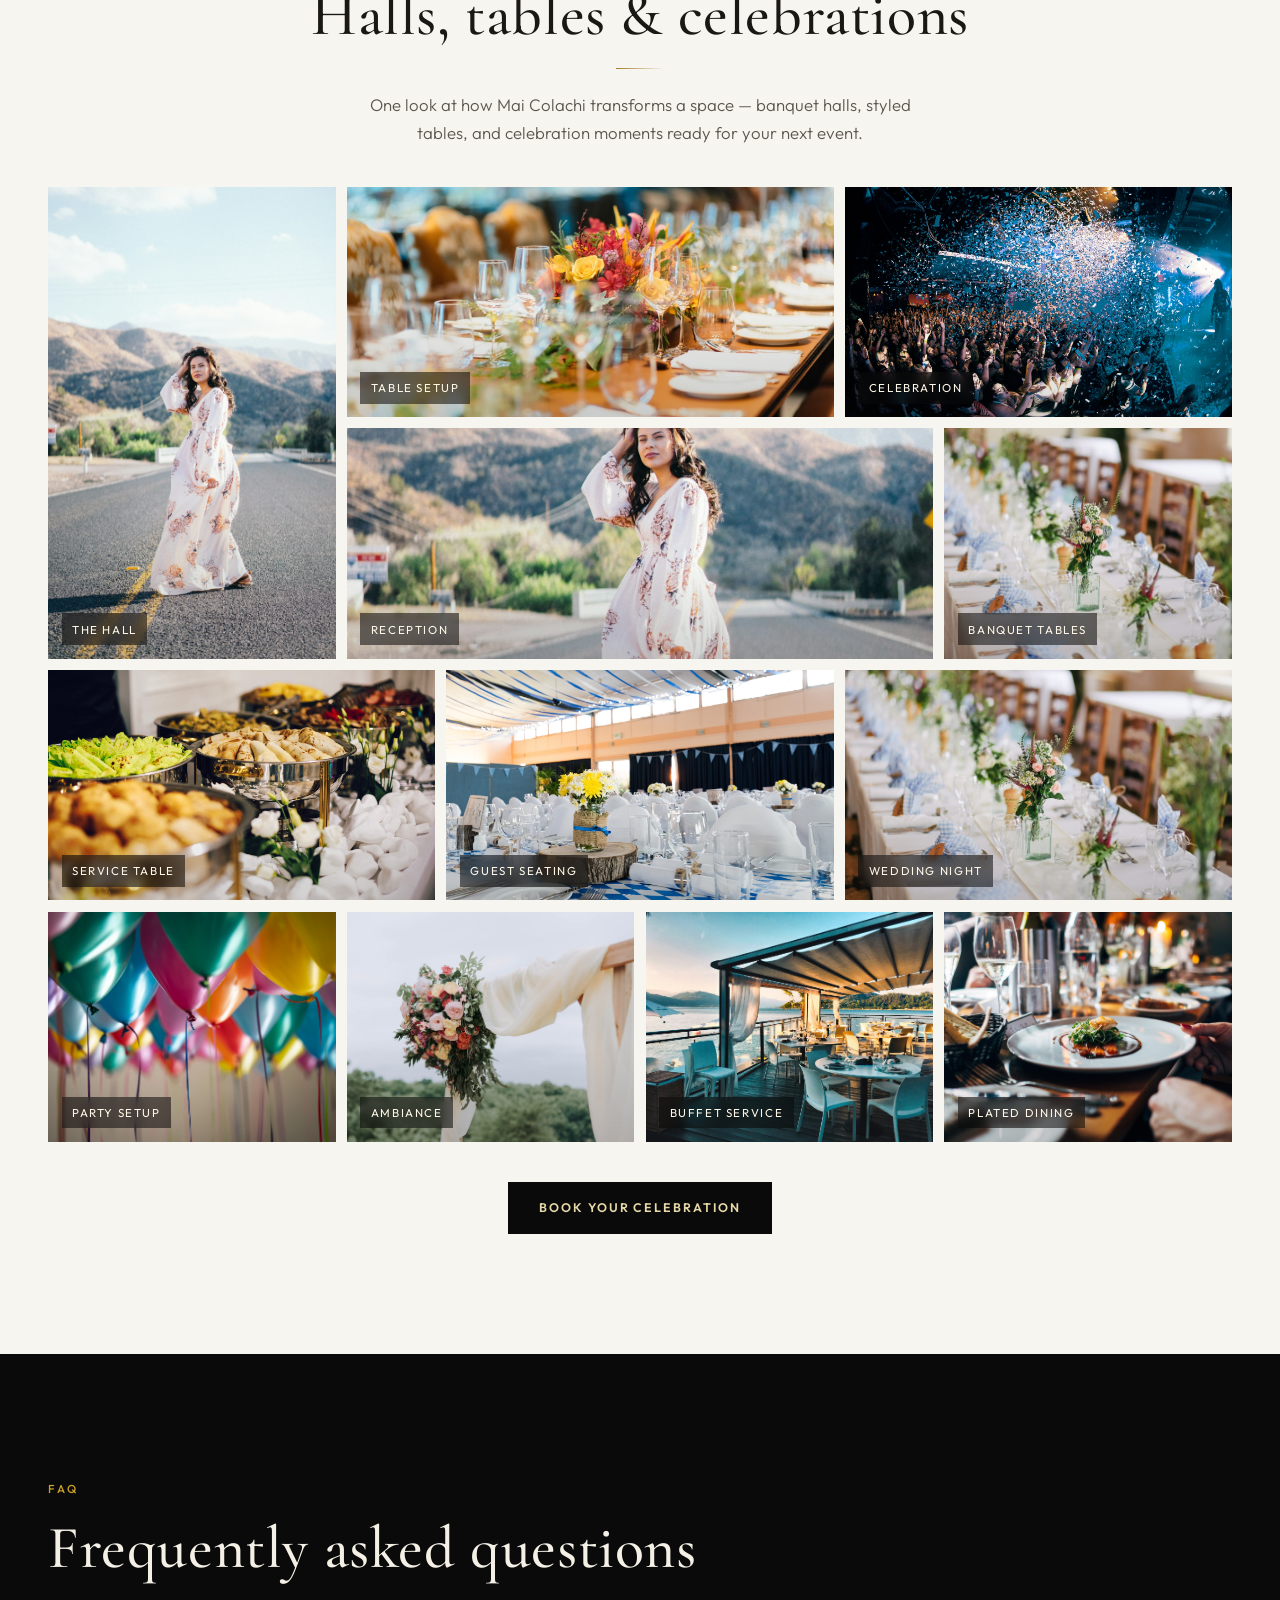
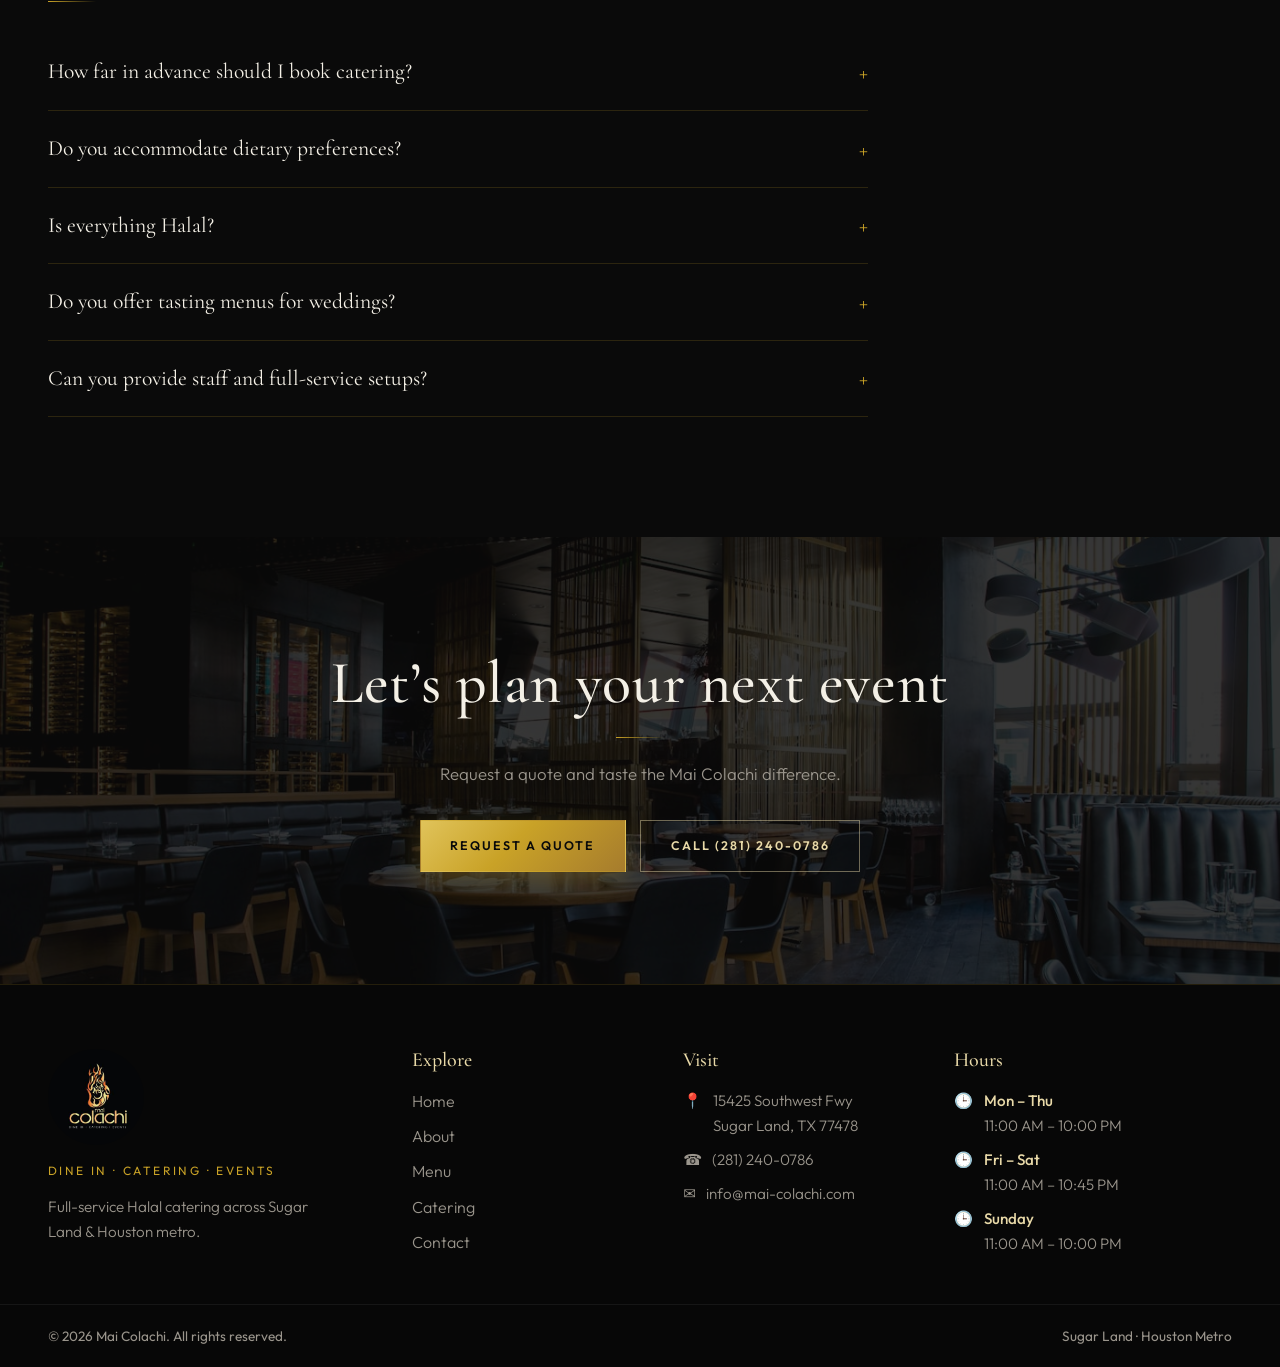
<file: catering.html>
<!DOCTYPE html>
<html lang="en">
<head>
  <meta charset="UTF-8" />
  <meta name="viewport" content="width=device-width, initial-scale=1.0" />
  <meta name="description" content="Mai Colachi catering for weddings, corporate events, birthdays, and family gatherings in Sugar Land and Houston. Request a quote today." />
  <title>Catering | Mai Colachi</title>
  <link rel="icon" href="images/logo.jpg" type="image/jpeg" />
  <link rel="preconnect" href="https://fonts.googleapis.com" />
  <link rel="preconnect" href="https://fonts.gstatic.com" crossorigin />
  <link href="https://fonts.googleapis.com/css2?family=Cinzel:wght@400;500;600;700&family=Cormorant+Garamond:ital,wght@0,400;0,500;0,600;0,700;1,400;1,500;1,600&family=Josefin+Sans:wght@300;400;500;600;700&family=Outfit:wght@300;400;500;600;700&display=swap" rel="stylesheet" />
  <link rel="stylesheet" href="css/styles.css" />
</head>
<body>
  <a class="skip-link" href="#main">Skip to main content</a>
  <header class="navbar is-solid">
    <div class="container navbar-inner">
      <a href="index.html" class="brand" aria-label="Mai Colachi home">
        <img src="images/logo.jpg" alt="" width="72" height="72" />
        <span class="brand-wordmark">Mai Colachi</span>
      </a>
      <nav class="nav-links" aria-label="Primary">
        <a href="index.html">Home</a>
        <a href="about.html">About</a>
        <a href="menu.html">Menu</a>
        <a href="catering.html" class="is-active">Catering</a>
        <a href="contact.html">Contact</a>
      </nav>
      <div class="nav-actions">
        <a class="nav-phone" href="tel:+12812400786">☎ (281) 240-0786</a>
        <a class="btn btn-primary nav-cta" href="#inquiry">Request Quote</a>
        <button class="nav-toggle" type="button" aria-expanded="false" aria-label="Open menu"><span></span><span></span><span></span></button>
      </div>
    </div>
  </header>
  <nav class="mobile-nav" id="mobile-nav" aria-label="Mobile">
    <a href="index.html">Home</a>
    <a href="about.html">About</a>
    <a href="menu.html">Menu</a>
    <a href="catering.html" class="is-active">Catering</a>
    <a href="contact.html">Contact</a>
    <a class="btn btn-ghost" href="tel:+12812400786">(281) 240-0786</a>
    <a class="btn btn-primary" href="menu.html">View Menu</a>
  </nav>


  <main id="main">
    <section class="page-hero">
      <div class="page-hero-media" aria-hidden="true">
        <img src="images/catering.jpg" alt="" />
      </div>
      <div class="page-hero-overlay"></div>
      <div class="container">
        <span class="eyebrow">Catering & Events</span>
        <h1>Celebrate with Colachi</h1>
      </div>
    </section>

    <section class="section">
      <div class="container reveal">
        <div class="text-center">
          <span class="eyebrow">Services</span>
          <h2 class="section-title">Catering for every gathering</h2>
          <div class="gold-line gold-line--center"></div>
          <p class="section-lead">From intimate dinners to grand weddings, our kitchen delivers Halal Indo-Pakistani menus with polished service.</p>
        </div>
        <div class="services-grid">
          <article class="service">
            <img loading="lazy" src="images/wedding.jpg" alt="Wedding catering" />
            <h3>Wedding Catering</h3>
          </article>
          <article class="service">
            <img loading="lazy" src="images/corporate.jpg" alt="Corporate events" />
            <h3>Corporate Events</h3>
          </article>
          <article class="service">
            <img loading="lazy" src="images/birthday.jpg" alt="Birthday parties" />
            <h3>Birthday Parties</h3>
          </article>
          <article class="service">
            <img loading="lazy" src="images/hall1.jpg" alt="Catering hall service" />
            <h3>Catering Hall</h3>
          </article>
        </div>
        <div class="text-center" style="margin-top:1.75rem;">
          <a class="btn btn-ghost" href="#hall-gallery">View Hall Gallery</a>
        </div>
      </div>
    </section>

    <section class="section features">
      <div class="container">
        <div class="text-center reveal">
          <span class="eyebrow">Packages</span>
          <h2 class="section-title">Catering Packages</h2>
          <div class="gold-line gold-line--center"></div>
          <p class="section-lead">Flexible starting points — we’ll tailor spice levels, vegetarian options, and service style to your guest list.</p>
        </div>
        <div class="packages">
          <article class="package reveal">
            <h3>Essential</h3>
            <p class="price">From $22 / guest</p>
            <p style="color:var(--muted);font-weight:300;">Ideal for intimate gatherings and office lunches.</p>
            <ul>
              <li>2 appetizers + 2 mains</li>
              <li>Rice or naan selection</li>
              <li>Drop-off service</li>
              <li>Disposable premium serviceware</li>
            </ul>
            <a class="btn btn-ghost" href="#inquiry">Inquire</a>
          </article>
          <article class="package featured reveal">
            <h3>Signature</h3>
            <p class="price">From $35 / guest</p>
            <p style="color:var(--muted);font-weight:300;">Our most popular full-flavor celebration menu.</p>
            <ul>
              <li>3 appetizers + BBQ platter</li>
              <li>Karahi or handi + biryani</li>
              <li>Buffet setup & attendants</li>
              <li>Dessert & beverage station</li>
            </ul>
            <a class="btn btn-primary" href="#inquiry">Inquire</a>
          </article>
          <article class="package reveal">
            <h3>Grand Affair</h3>
            <p class="price">Custom quote</p>
            <p style="color:var(--muted);font-weight:300;">Weddings and large-scale corporate hospitality.</p>
            <ul>
              <li>Live grill & carving stations</li>
              <li>Custom multi-course menus</li>
              <li>Full-service staff & tastings</li>
              <li>Decor coordination support</li>
            </ul>
            <a class="btn btn-ghost" href="#inquiry">Inquire</a>
          </article>
        </div>
      </div>
    </section>

    <section class="section" id="inquiry">
      <div class="container contact-grid">
        <div class="reveal">
          <span class="eyebrow">Inquiry</span>
          <h2 class="section-title">Request a catering quote</h2>
          <div class="gold-line"></div>
          <p class="section-lead">Share your event details and our team will respond with a tailored proposal within one business day.</p>
          <div class="contact-card" style="margin-top:1.5rem;">
            <h3>Prefer to call?</h3>
            <p><a href="tel:+12812400786">(281) 240-0786</a></p>
            <p><a href="mailto:info@mai-colachi.com">info@mai-colachi.com</a></p>
          </div>
        </div>
        <form class="reveal" data-demo-form>
          <div class="form-grid two">
            <div class="field">
              <label for="c-name">Name</label>
              <input id="c-name" name="name" required autocomplete="name" />
            </div>
            <div class="field">
              <label for="c-email">Email</label>
              <input id="c-email" type="email" name="email" required autocomplete="email" />
            </div>
            <div class="field">
              <label for="c-phone">Phone</label>
              <input id="c-phone" type="tel" name="phone" required autocomplete="tel" placeholder="(000) 000-0000" />
            </div>
            <div class="field">
              <label for="c-date">Event Date</label>
              <input id="c-date" type="date" name="date" />
            </div>
            <div class="field">
              <label for="c-type">Event Type</label>
              <select id="c-type" name="type" required>
                <option value="">Select…</option>
                <option>Wedding</option>
                <option>Corporate</option>
                <option>Birthday</option>
                <option>Family Event</option>
                <option>Other</option>
              </select>
            </div>
            <div class="field">
              <label for="c-guests">Guest Count</label>
              <input id="c-guests" type="number" name="guests" min="10" placeholder="e.g. 120" />
            </div>
          </div>
          <div class="field" style="margin-top:1.1rem;">
            <label for="c-message">Message</label>
            <textarea id="c-message" name="message" required placeholder="Tell us about your venue, menu preferences, and service style…"></textarea>
          </div>
          <!-- Google reCAPTCHA v2 test site key (always passes) -->
          <div
            class="g-recaptcha"
            data-sitekey="6LeIxAcTAAAAAJcZVRqyHh71UMIEGNQ_MXjiZKhI"
            data-theme="dark"
          ></div>
          <p class="recaptcha-error" hidden>Please confirm you are not a robot.</p>
          <button class="btn btn-primary" type="submit" style="margin-top:1.25rem;">Submit Inquiry</button>
          <p class="form-note">Protected by reCAPTCHA (demo / test key).</p>
          <div class="form-success" role="status">Thank you — your catering inquiry has been received. We’ll be in touch shortly.</div>
        </form>
      </div>
    </section>

    <section class="section band-light" id="hall-gallery">
      <div class="container">
        <div class="text-center reveal">
          <span class="eyebrow">Catering Gallery</span>
          <h2 class="section-title">Halls, tables & celebrations</h2>
          <div class="gold-line gold-line--center"></div>
          <p class="section-lead">One look at how Mai Colachi transforms a space — banquet halls, styled tables, and celebration moments ready for your next event.</p>
        </div>

        <div class="gallery-grid hall-gallery">
          <figure class="gallery-item">
            <img loading="lazy" src="images/hall1.jpg" alt="Grand catering hall with banquet tables" />
            <figcaption>The Hall</figcaption>
          </figure>
          <figure class="gallery-item">
            <img loading="lazy" src="images/hall3.jpg" alt="Styled celebration table setting" />
            <figcaption>Table Setup</figcaption>
          </figure>
          <figure class="gallery-item">
            <img loading="lazy" src="images/hall9.jpg" alt="Celebration event lighting" />
            <figcaption>Celebration</figcaption>
          </figure>
          <figure class="gallery-item">
            <img loading="lazy" src="images/hall4.jpg" alt="Elegant wedding reception hall" />
            <figcaption>Reception</figcaption>
          </figure>
          <figure class="gallery-item">
            <img loading="lazy" src="images/hall6.jpg" alt="Wedding banquet tables" />
            <figcaption>Banquet Tables</figcaption>
          </figure>
          <figure class="gallery-item">
            <img loading="lazy" src="images/hall7.jpg" alt="Buffet and catering service table" />
            <figcaption>Service Table</figcaption>
          </figure>
          <figure class="gallery-item">
            <img loading="lazy" src="images/hall2.jpg" alt="Outdoor celebration seating" />
            <figcaption>Guest Seating</figcaption>
          </figure>
          <figure class="gallery-item">
            <img loading="lazy" src="images/wedding.jpg" alt="Wedding celebration dinner" />
            <figcaption>Wedding Night</figcaption>
          </figure>
          <figure class="gallery-item">
            <img loading="lazy" src="images/hall5.jpg" alt="Birthday celebration setup" />
            <figcaption>Party Setup</figcaption>
          </figure>
          <figure class="gallery-item">
            <img loading="lazy" src="images/hall10.jpg" alt="Romantic hall ambiance" />
            <figcaption>Ambiance</figcaption>
          </figure>
          <figure class="gallery-item">
            <img loading="lazy" src="images/catering.jpg" alt="Catering buffet display" />
            <figcaption>Buffet Service</figcaption>
          </figure>
          <figure class="gallery-item">
            <img loading="lazy" src="images/plated.jpg" alt="Plated dinner service" />
            <figcaption>Plated Dining</figcaption>
          </figure>
        </div>

        <div class="text-center" style="margin-top:2.5rem;">
          <a class="btn btn-dark" href="#inquiry">Book Your Celebration</a>
        </div>
      </div>
    </section>

    <section class="section">
      <div class="container reveal">
        <span class="eyebrow">FAQ</span>
        <h2 class="section-title">Frequently asked questions</h2>
        <div class="gold-line"></div>
        <div class="faq-list">
          <details class="faq-item">
            <summary>How far in advance should I book catering?</summary>
            <p>For most gatherings we recommend 7–14 days’ notice. Weddings and large corporate events are best reserved 3–4 weeks ahead.</p>
          </details>
          <details class="faq-item">
            <summary>Do you accommodate dietary preferences?</summary>
            <p>Yes. We prepare vegetarian, pescatarian, and spice-customized dishes. Share allergies when you inquire and we’ll guide the menu.</p>
          </details>
          <details class="faq-item">
            <summary>Is everything Halal?</summary>
            <p>Mai Colachi is committed to Halal excellence across our dining and catering menus.</p>
          </details>
          <details class="faq-item">
            <summary>Do you offer tasting menus for weddings?</summary>
            <p>Complimentary tastings can be arranged for confirmed wedding packages so you can refine flavors with our culinary team.</p>
          </details>
          <details class="faq-item">
            <summary>Can you provide staff and full-service setups?</summary>
            <p>Yes — from drop-off trays to full-service buffet and plated service with attendants.</p>
          </details>
        </div>
      </div>
    </section>

    <section class="cta">
      <div class="cta-bg" aria-hidden="true"><img loading="lazy" src="images/dining.jpg" alt="" /></div>
      <div class="cta-overlay"></div>
      <div class="container reveal">
        <h2 class="section-title">Let’s plan your next event</h2>
        <div class="gold-line gold-line--center"></div>
        <p class="section-lead" style="margin-inline:auto;">Request a quote and taste the Mai Colachi difference.</p>
        <div class="cta-actions">
          <a class="btn btn-primary" href="#inquiry">Request a Quote</a>
          <a class="btn btn-ghost" href="tel:+12812400786">Call (281) 240-0786</a>
        </div>
      </div>
    </section>
  </main>

  <footer class="footer">
    <div class="container footer-grid">
      <div>
        <a href="index.html" class="footer-logo"><img src="images/logo.jpg" alt="Mai Colachi" width="96" height="96" /></a>
        <p class="footer-tagline">Dine In · Catering · Events</p>
        <p class="footer-blurb">Full-service Halal catering across Sugar Land & Houston metro.</p>
      </div>
      <div>
        <h3>Explore</h3>
        <ul class="footer-list">
          <li><a href="index.html">Home</a></li>
          <li><a href="about.html">About</a></li>
          <li><a href="menu.html">Menu</a></li>
          <li><a href="catering.html">Catering</a></li>
          <li><a href="contact.html">Contact</a></li>
        </ul>
      </div>
      <div>
        <h3>Visit</h3>
        <ul class="footer-contact">
          <li><span>📍</span><a href="https://www.google.com/maps/search/?api=1&query=15425+Southwest+Fwy+Sugar+Land+TX+77478" target="_blank" rel="noreferrer">15425 Southwest Fwy<br />Sugar Land, TX 77478</a></li>
          <li><span>☎</span><a href="tel:+12812400786">(281) 240-0786</a></li>
          <li><span>✉</span><a href="mailto:info@mai-colachi.com">info@mai-colachi.com</a></li>
        </ul>
      </div>
      <div>
        <h3>Hours</h3>
        <ul class="footer-hours">
          <li><span>🕒</span><span><strong>Mon – Thu</strong><em>11:00 AM – 10:00 PM</em></span></li>
          <li><span>🕒</span><span><strong>Fri – Sat</strong><em>11:00 AM – 10:45 PM</em></span></li>
          <li><span>🕒</span><span><strong>Sunday</strong><em>11:00 AM – 10:00 PM</em></span></li>
        </ul>
      </div>
    </div>
    <div class="footer-bottom"><div class="container footer-bottom-inner"><p>© 2026 Mai Colachi. All rights reserved.</p><p>Sugar Land · Houston Metro</p></div></div>
  </footer>
  <button class="scroll-top" type="button" aria-label="Scroll to top">↑</button>
  <script src="https://www.google.com/recaptcha/api.js" async defer></script>
  <script src="js/main.js" defer></script>
</body>
</html>
</file>
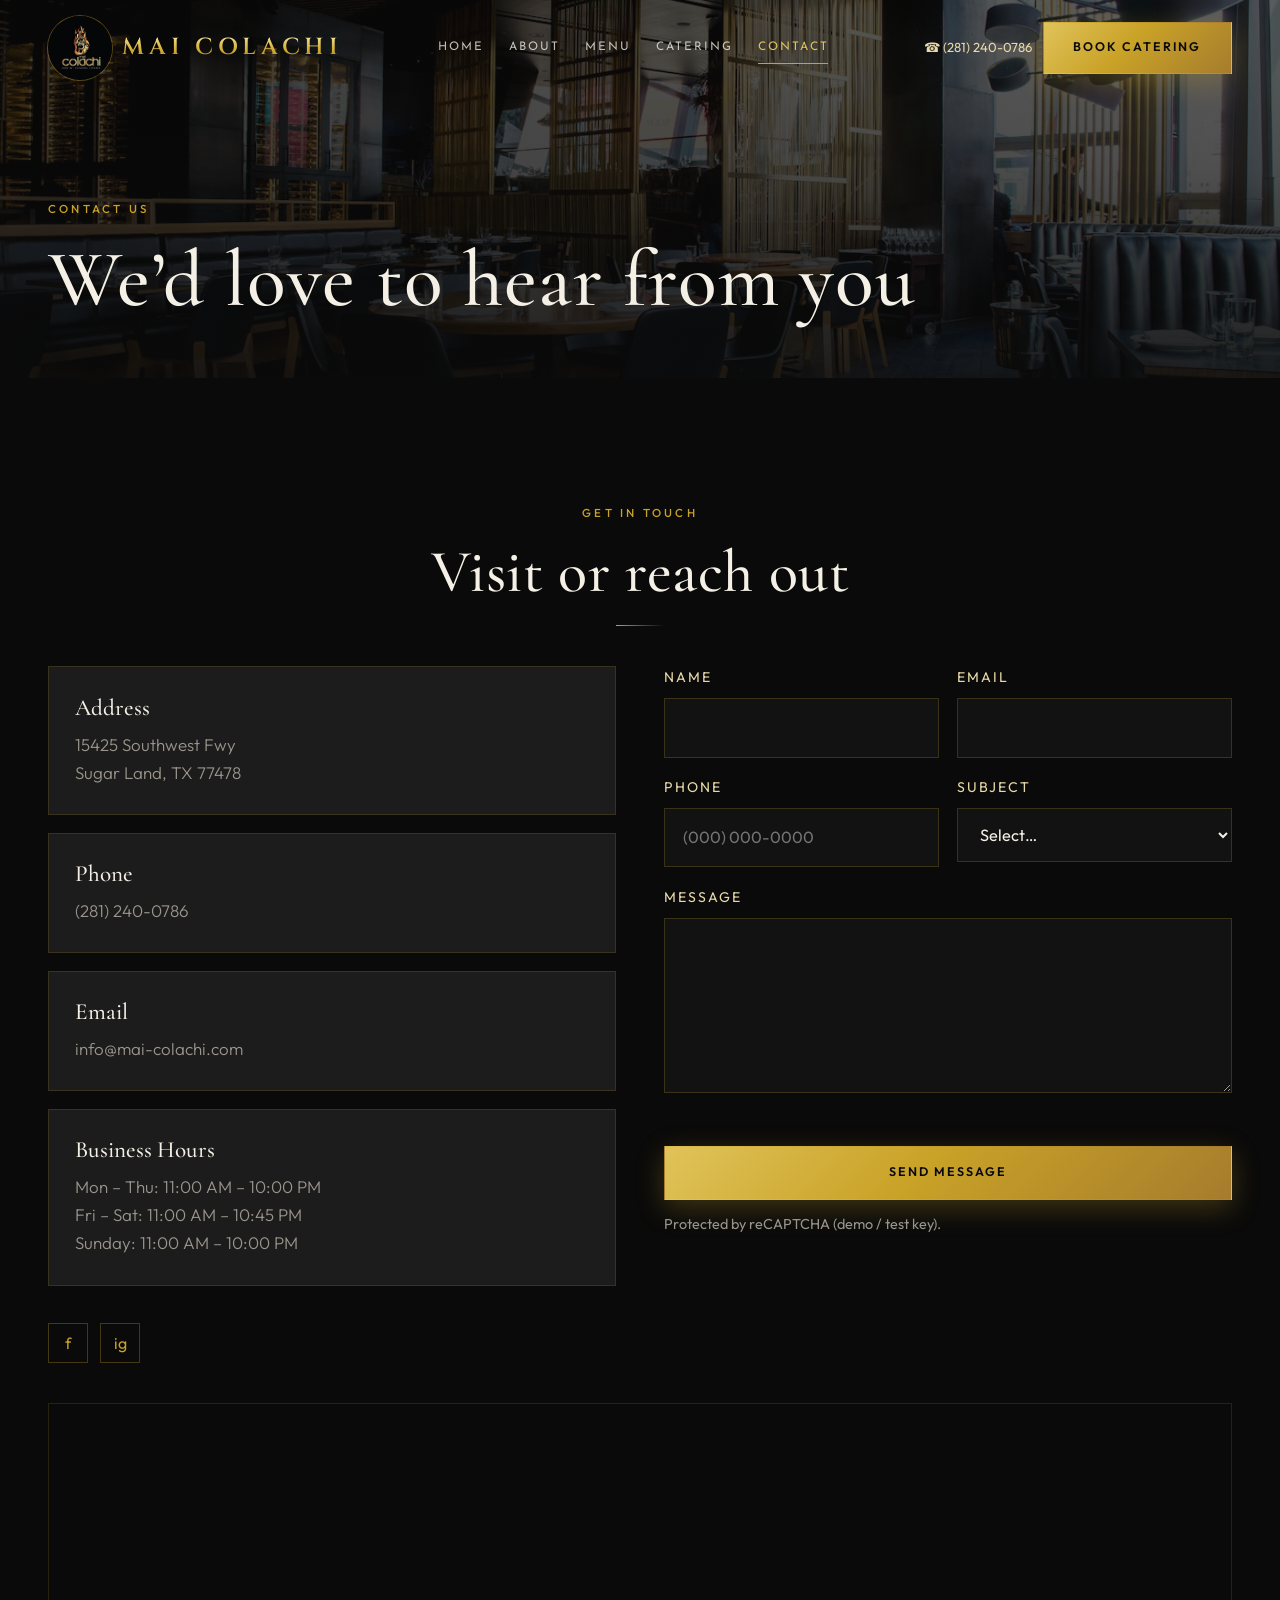
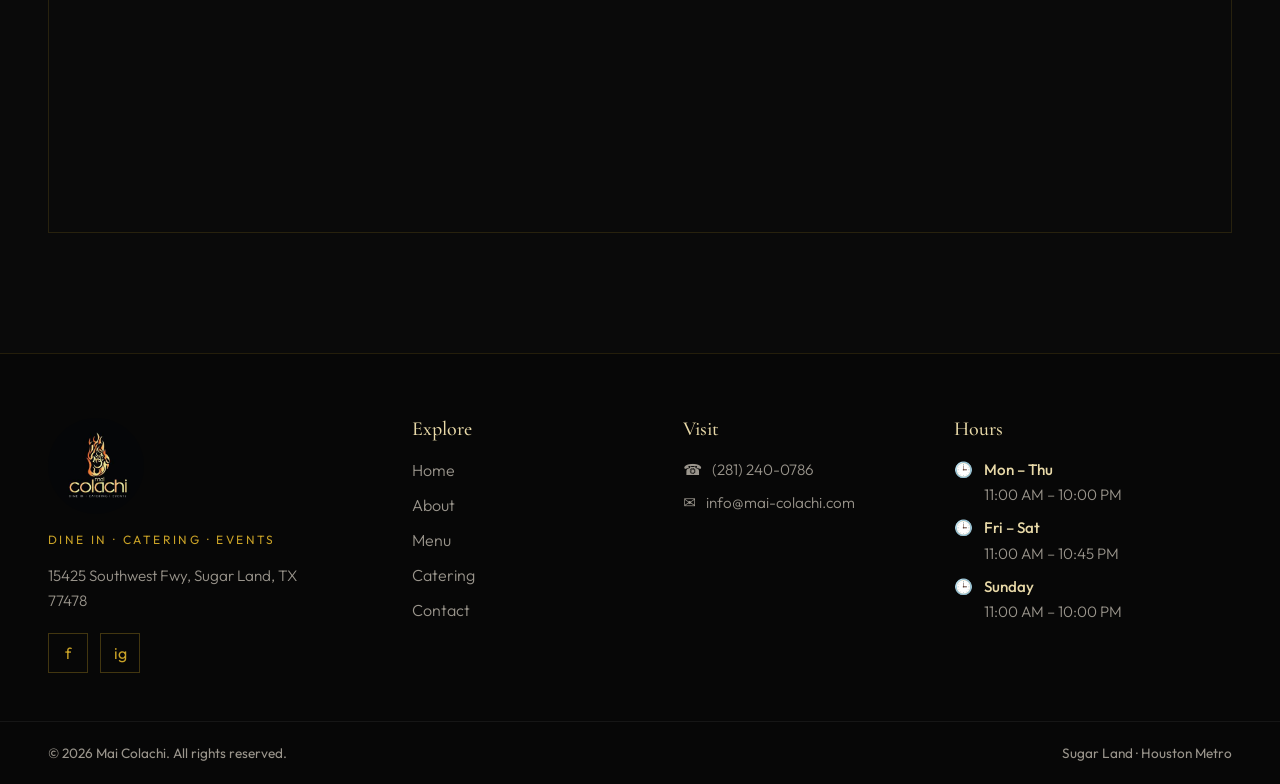
<file: contact.html>
<!DOCTYPE html>
<html lang="en">
<head>
  <meta charset="UTF-8" />
  <meta name="viewport" content="width=device-width, initial-scale=1.0" />
  <meta name="description" content="Contact Mai Colachi in Sugar Land, TX — address, phone, hours, map, and inquiry form for dining and catering." />
  <title>Contact Us | Mai Colachi</title>
  <link rel="icon" href="images/logo.jpg" type="image/jpeg" />
  <link rel="preconnect" href="https://fonts.googleapis.com" />
  <link rel="preconnect" href="https://fonts.gstatic.com" crossorigin />
  <link href="https://fonts.googleapis.com/css2?family=Cinzel:wght@400;500;600;700&family=Cormorant+Garamond:ital,wght@0,400;0,500;0,600;0,700;1,400;1,500;1,600&family=Josefin+Sans:wght@300;400;500;600;700&family=Outfit:wght@300;400;500;600;700&display=swap" rel="stylesheet" />
  <link rel="stylesheet" href="css/styles.css" />
</head>
<body>
  <a class="skip-link" href="#main">Skip to main content</a>
  <header class="navbar is-solid">
    <div class="container navbar-inner">
      <a href="index.html" class="brand" aria-label="Mai Colachi home">
        <img src="images/logo.jpg" alt="" width="72" height="72" />
        <span class="brand-wordmark">Mai Colachi</span>
      </a>
      <nav class="nav-links" aria-label="Primary">
        <a href="index.html">Home</a>
        <a href="about.html">About</a>
        <a href="menu.html">Menu</a>
        <a href="catering.html">Catering</a>
        <a href="contact.html" class="is-active">Contact</a>
      </nav>
      <div class="nav-actions">
        <a class="nav-phone" href="tel:+12812400786">☎ (281) 240-0786</a>
        <a class="btn btn-primary nav-cta" href="catering.html">Book Catering</a>
        <button class="nav-toggle" type="button" aria-expanded="false" aria-label="Open menu"><span></span><span></span><span></span></button>
      </div>
    </div>
  </header>
  <nav class="mobile-nav" id="mobile-nav" aria-label="Mobile">
    <a href="index.html">Home</a>
    <a href="about.html">About</a>
    <a href="menu.html">Menu</a>
    <a href="catering.html">Catering</a>
    <a href="contact.html" class="is-active">Contact</a>
    <a class="btn btn-ghost" href="tel:+12812400786">(281) 240-0786</a>
    <a class="btn btn-primary" href="menu.html">View Menu</a>
  </nav>


  <main id="main">
    <section class="page-hero">
      <div class="page-hero-media" aria-hidden="true">
        <img src="images/dining.jpg" alt="" />
      </div>
      <div class="page-hero-overlay"></div>
      <div class="container">
        <span class="eyebrow">Contact Us</span>
        <h1>We’d love to hear from you</h1>
      </div>
    </section>

    <section class="section">
      <div class="container">
        <div class="text-center reveal">
          <span class="eyebrow">Get in Touch</span>
          <h2 class="section-title">Visit or reach out</h2>
          <div class="gold-line gold-line--center"></div>
        </div>

        <div class="contact-grid">
          <div class="contact-side reveal">
            <div class="contact-card">
              <h3>Address</h3>
              <p><a href="https://www.google.com/maps/search/?api=1&query=15425+Southwest+Fwy+Sugar+Land+TX+77478" target="_blank" rel="noreferrer">15425 Southwest Fwy<br />Sugar Land, TX 77478</a></p>
            </div>
            <div class="contact-card">
              <h3>Phone</h3>
              <p><a href="tel:+12812400786">(281) 240-0786</a></p>
            </div>
            <div class="contact-card">
              <h3>Email</h3>
              <p><a href="mailto:info@mai-colachi.com">info@mai-colachi.com</a></p>
            </div>
            <div class="contact-card">
              <h3>Business Hours</h3>
              <p>Mon – Thu: 11:00 AM – 10:00 PM<br />Fri – Sat: 11:00 AM – 10:45 PM<br />Sunday: 11:00 AM – 10:00 PM</p>
            </div>
            <div class="social">
              <a href="https://www.facebook.com/maicolachihouston/" target="_blank" rel="noreferrer" aria-label="Facebook">f</a>
              <a href="https://www.instagram.com/" target="_blank" rel="noreferrer" aria-label="Instagram">ig</a>
            </div>
          </div>

          <form class="contact-side contact-form reveal" data-demo-form>
            <div class="form-grid two">
              <div class="field">
                <label for="name">Name</label>
                <input id="name" name="name" required autocomplete="name" />
              </div>
              <div class="field">
                <label for="email">Email</label>
                <input id="email" type="email" name="email" required autocomplete="email" />
              </div>
              <div class="field">
                <label for="phone">Phone</label>
                <input id="phone" type="tel" name="phone" autocomplete="tel" placeholder="(000) 000-0000" />
              </div>
              <div class="field">
                <label for="subject">Subject</label>
                <select id="subject" name="subject" required>
                  <option value="">Select…</option>
                  <option>General Inquiry</option>
                  <option>Reservations</option>
                  <option>Catering</option>
                  <option>Feedback</option>
                </select>
              </div>
            </div>
            <div class="field field-message">
              <label for="message">Message</label>
              <textarea id="message" name="message" required></textarea>
            </div>
            <!-- Google reCAPTCHA v2 test site key (always passes) -->
            <div
              class="g-recaptcha"
              data-sitekey="6LeIxAcTAAAAAJcZVRqyHh71UMIEGNQ_MXjiZKhI"
              data-theme="dark"
            ></div>
            <p class="recaptcha-error" hidden>Please confirm you are not a robot.</p>
            <button class="btn btn-primary" type="submit">Send Message</button>
            <p class="form-note">Protected by reCAPTCHA (demo / test key).</p>
            <div class="form-success" role="status">Thank you for contacting Mai Colachi. We’ll respond soon.</div>
          </form>
        </div>
      </div>

      <div class="container map-wrap reveal">
        <iframe
          title="Mai Colachi location map"
          loading="lazy"
          referrerpolicy="no-referrer-when-downgrade"
          src="https://maps.google.com/maps?q=15425%20Southwest%20Fwy%2C%20Sugar%20Land%2C%20TX%2077478&t=&z=15&ie=UTF8&iwloc=&output=embed"
          allowfullscreen
        ></iframe>
      </div>
    </section>
  </main>

  <footer class="footer">
    <div class="container footer-grid">
      <div>
        <a href="index.html" class="footer-logo"><img src="images/logo.jpg" alt="Mai Colachi" width="96" height="96" /></a>
        <p class="footer-tagline">Dine In · Catering · Events</p>
        <p class="footer-blurb">15425 Southwest Fwy, Sugar Land, TX 77478</p>
        <div class="social">
          <a href="https://www.facebook.com/maicolachihouston/" target="_blank" rel="noreferrer" aria-label="Facebook">f</a>
          <a href="https://www.instagram.com/" target="_blank" rel="noreferrer" aria-label="Instagram">ig</a>
        </div>
      </div>
      <div>
        <h3>Explore</h3>
        <ul class="footer-list">
          <li><a href="index.html">Home</a></li>
          <li><a href="about.html">About</a></li>
          <li><a href="menu.html">Menu</a></li>
          <li><a href="catering.html">Catering</a></li>
          <li><a href="contact.html">Contact</a></li>
        </ul>
      </div>
      <div>
        <h3>Visit</h3>
        <ul class="footer-contact">
          <li><span>☎</span><a href="tel:+12812400786">(281) 240-0786</a></li>
          <li><span>✉</span><a href="mailto:info@mai-colachi.com">info@mai-colachi.com</a></li>
        </ul>
      </div>
      <div>
        <h3>Hours</h3>
        <ul class="footer-hours">
          <li><span>🕒</span><span><strong>Mon – Thu</strong><em>11:00 AM – 10:00 PM</em></span></li>
          <li><span>🕒</span><span><strong>Fri – Sat</strong><em>11:00 AM – 10:45 PM</em></span></li>
          <li><span>🕒</span><span><strong>Sunday</strong><em>11:00 AM – 10:00 PM</em></span></li>
        </ul>
      </div>
    </div>
    <div class="footer-bottom"><div class="container footer-bottom-inner"><p>© 2026 Mai Colachi. All rights reserved.</p><p>Sugar Land · Houston Metro</p></div></div>
  </footer>
  <button class="scroll-top" type="button" aria-label="Scroll to top">↑</button>
  <script src="https://www.google.com/recaptcha/api.js" async defer></script>
  <script src="js/main.js" defer></script>
</body>
</html>
</file>
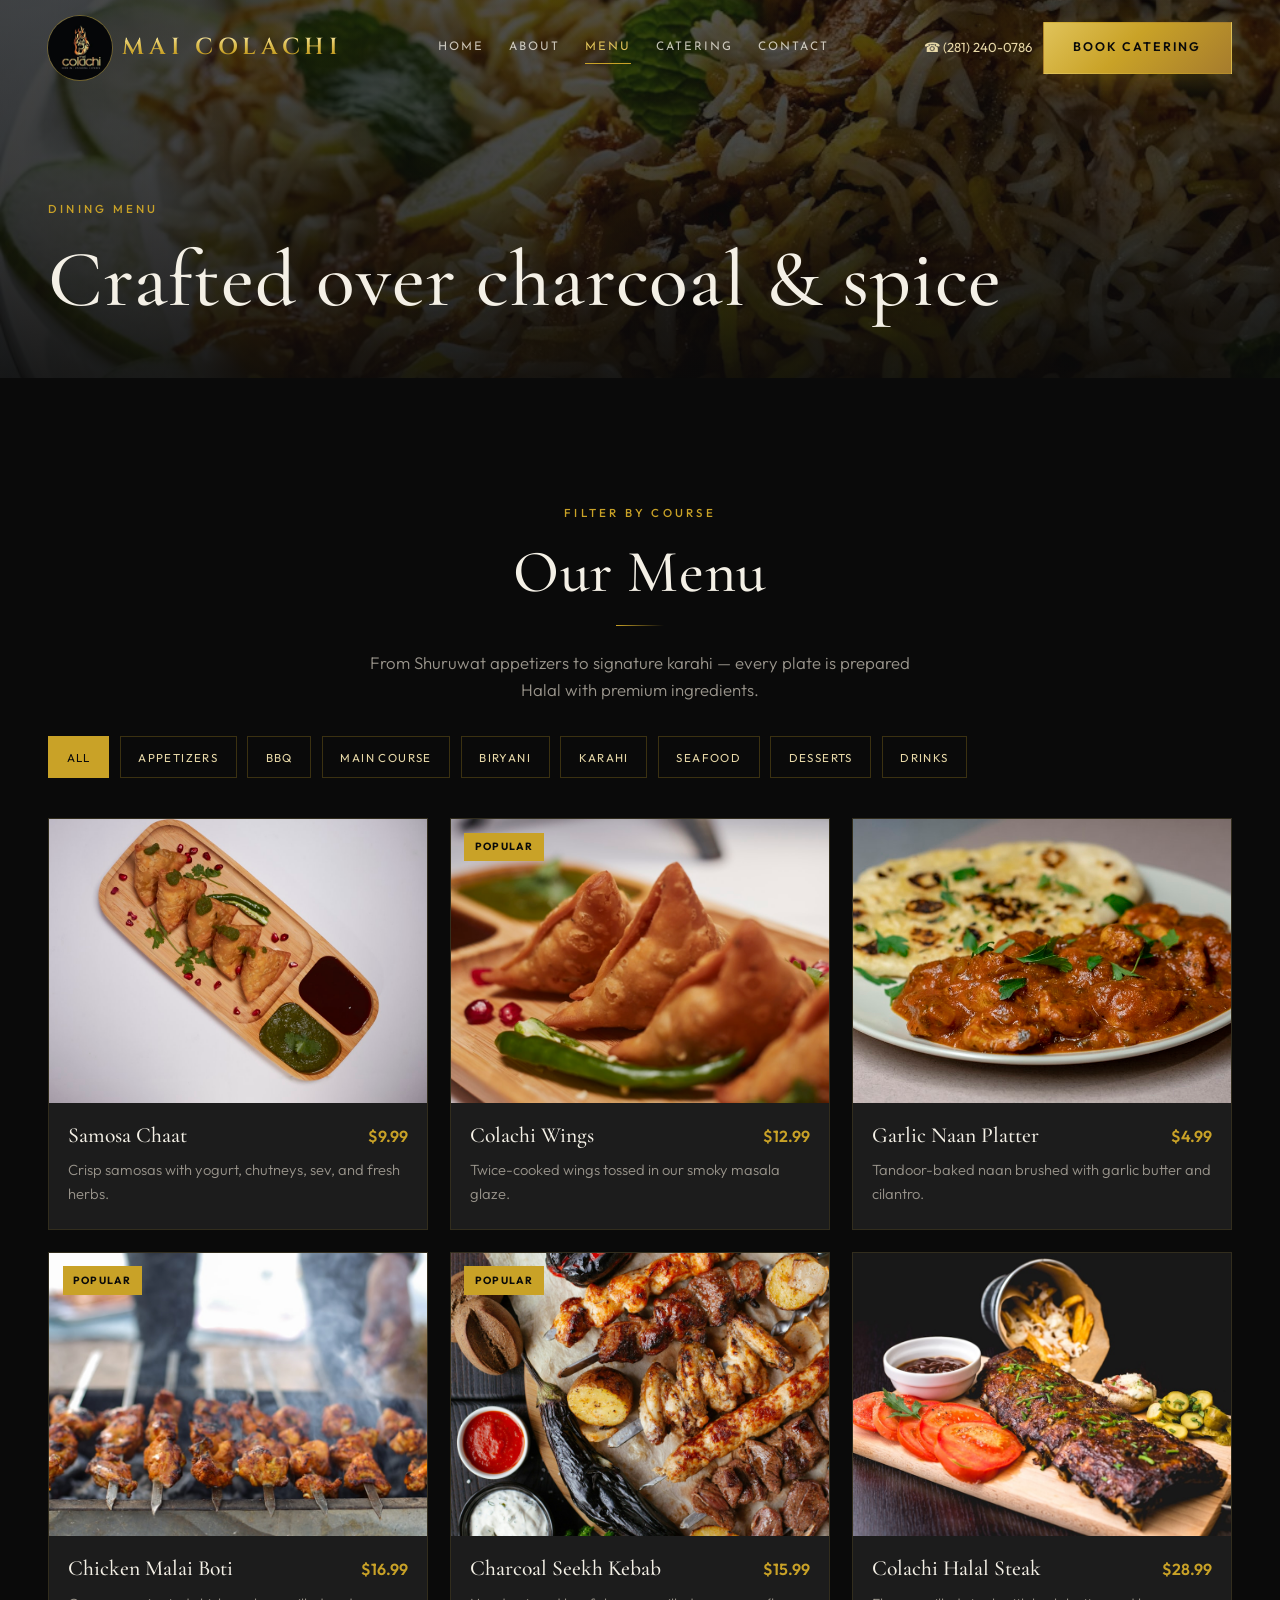
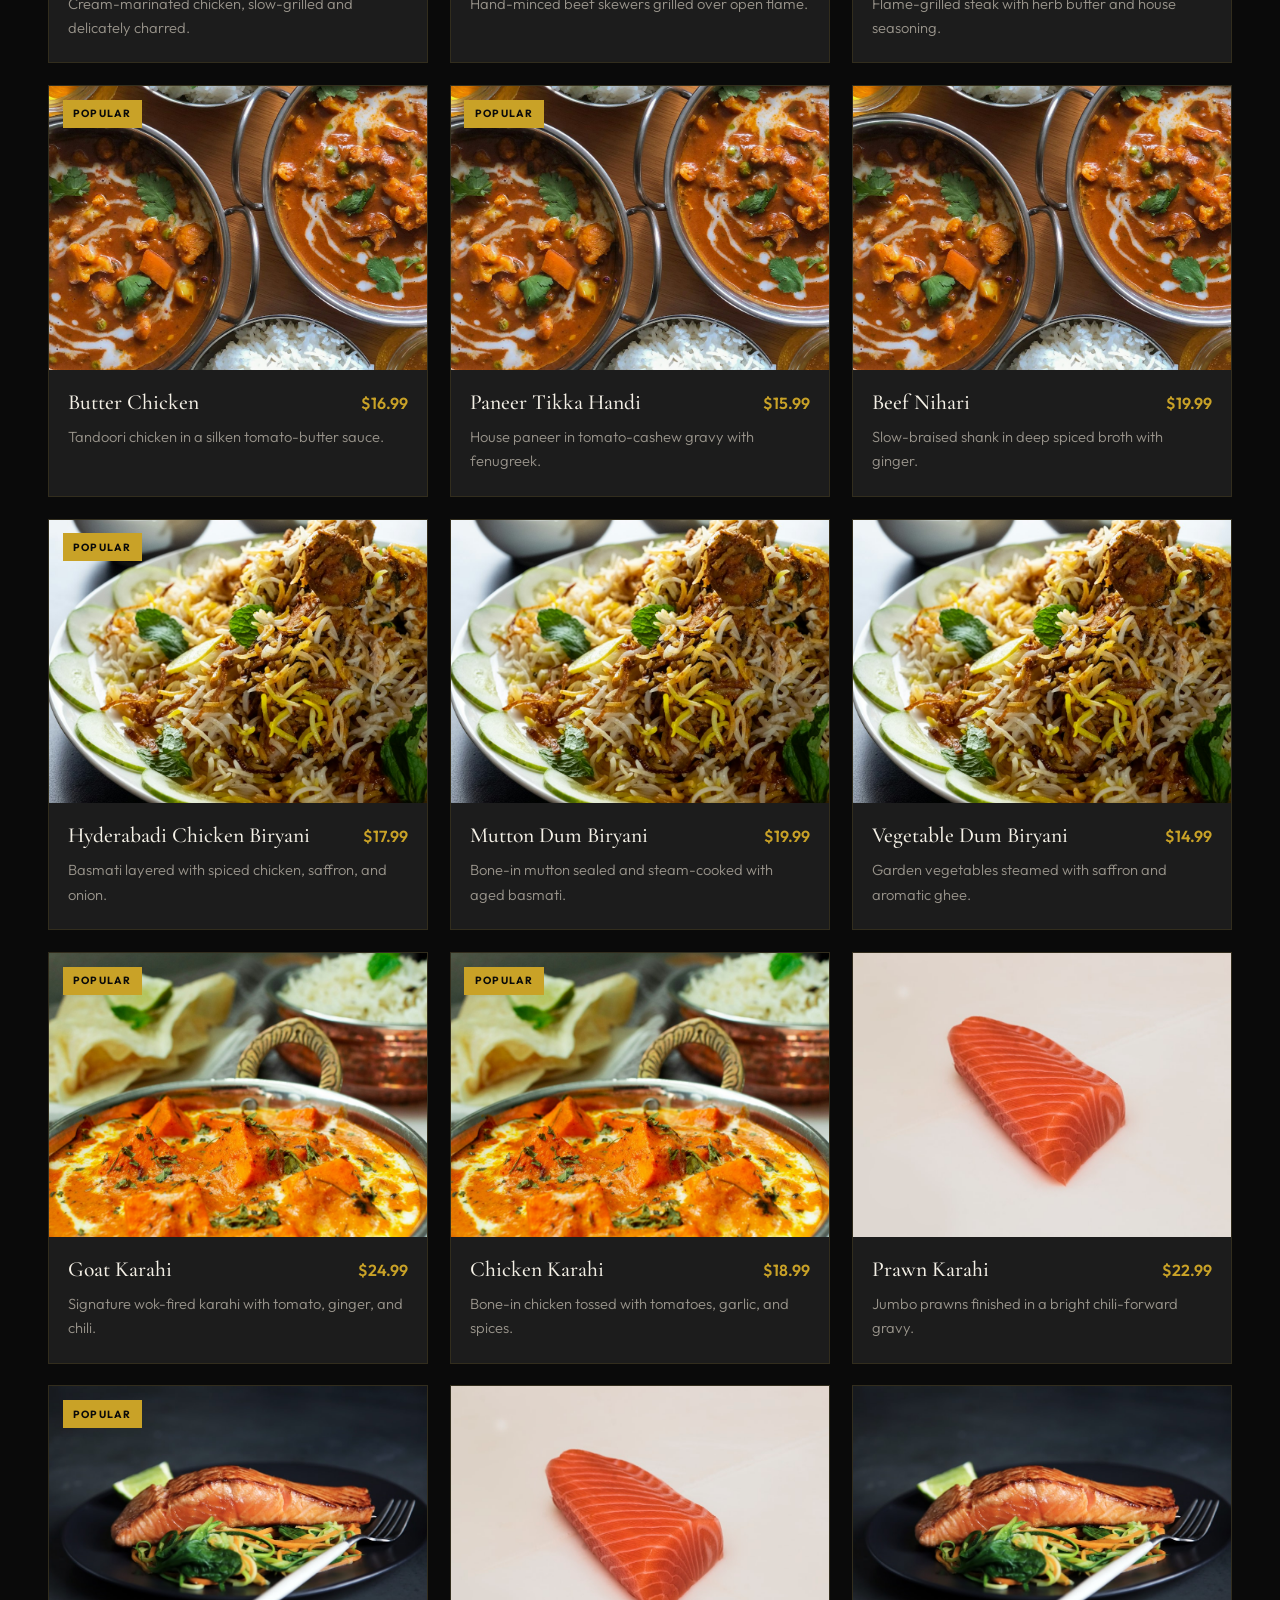
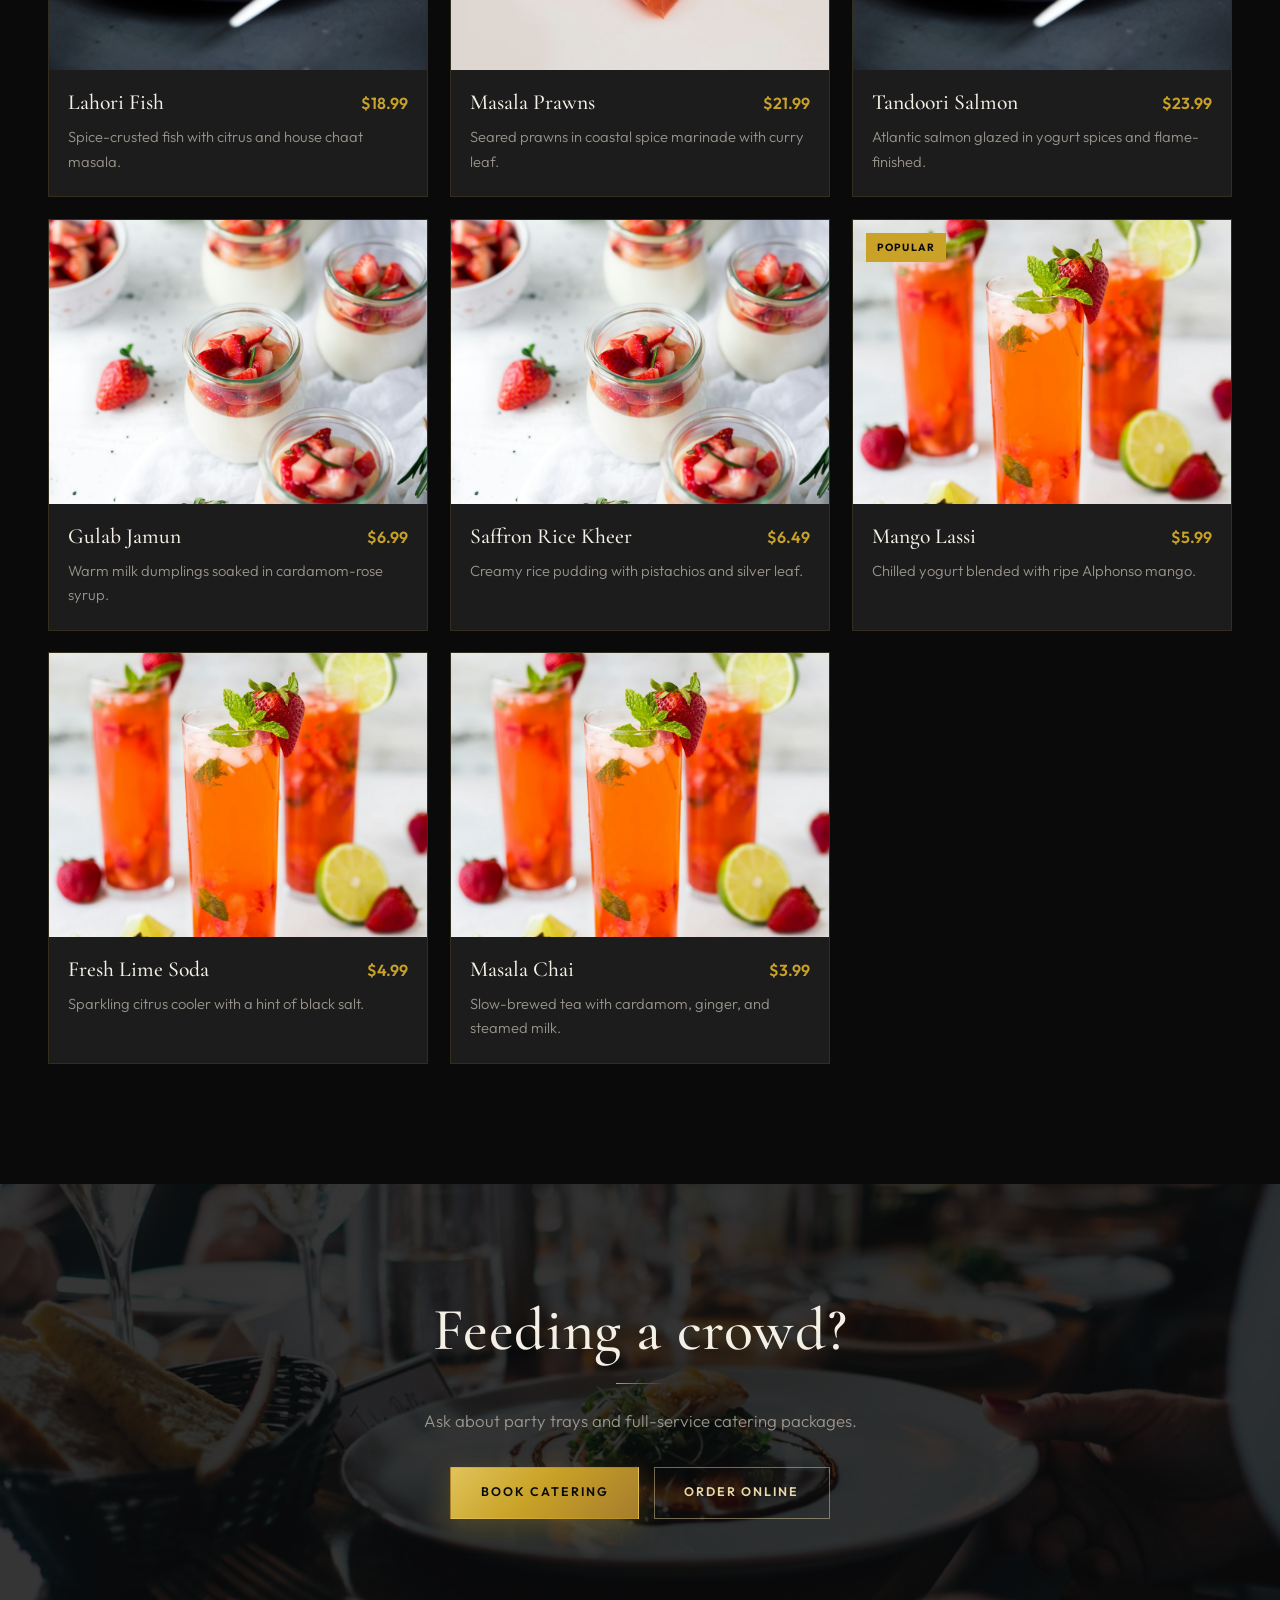
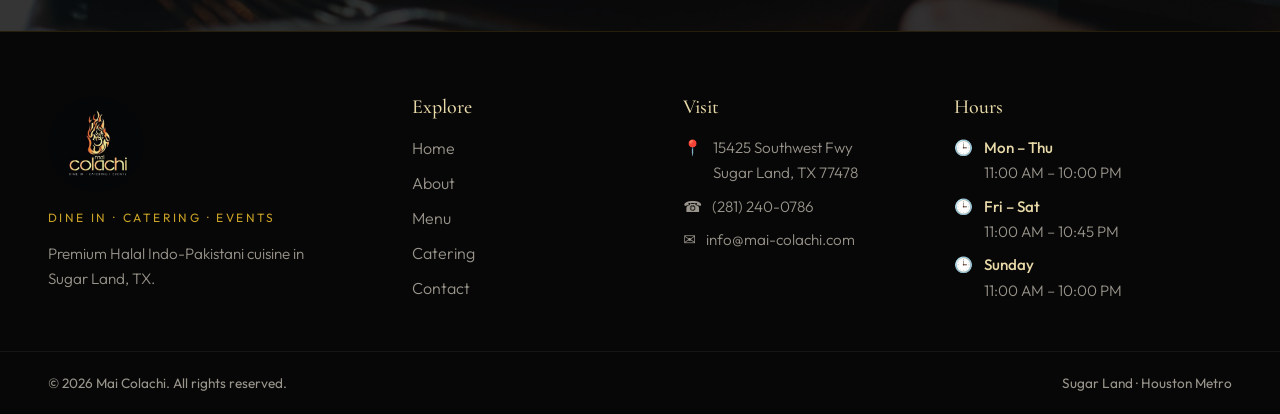
<file: menu.html>
<!DOCTYPE html>
<html lang="en">
<head>
  <meta charset="UTF-8" />
  <meta name="viewport" content="width=device-width, initial-scale=1.0" />
  <meta name="description" content="Explore the Mai Colachi menu — appetizers, BBQ, biryani, karahi, seafood, desserts, and drinks. Premium Halal Indo-Pakistani cuisine in Sugar Land." />
  <title>Menu | Mai Colachi</title>
  <link rel="icon" href="images/logo.jpg" type="image/jpeg" />
  <link rel="preconnect" href="https://fonts.googleapis.com" />
  <link rel="preconnect" href="https://fonts.gstatic.com" crossorigin />
  <link href="https://fonts.googleapis.com/css2?family=Cinzel:wght@400;500;600;700&family=Cormorant+Garamond:ital,wght@0,400;0,500;0,600;0,700;1,400;1,500;1,600&family=Josefin+Sans:wght@300;400;500;600;700&family=Outfit:wght@300;400;500;600;700&display=swap" rel="stylesheet" />
  <link rel="stylesheet" href="css/styles.css" />
</head>
<body>
  <a class="skip-link" href="#main">Skip to main content</a>
  <header class="navbar is-solid">
    <div class="container navbar-inner">
      <a href="index.html" class="brand" aria-label="Mai Colachi home">
        <img src="images/logo.jpg" alt="" width="72" height="72" />
        <span class="brand-wordmark">Mai Colachi</span>
      </a>
      <nav class="nav-links" aria-label="Primary">
        <a href="index.html">Home</a>
        <a href="about.html">About</a>
        <a href="menu.html" class="is-active">Menu</a>
        <a href="catering.html">Catering</a>
        <a href="contact.html">Contact</a>
      </nav>
      <div class="nav-actions">
        <a class="nav-phone" href="tel:+12812400786">☎ (281) 240-0786</a>
        <a class="btn btn-primary nav-cta" href="catering.html">Book Catering</a>
        <button class="nav-toggle" type="button" aria-expanded="false" aria-label="Open menu"><span></span><span></span><span></span></button>
      </div>
    </div>
  </header>
  <nav class="mobile-nav" id="mobile-nav" aria-label="Mobile">
    <a href="index.html">Home</a>
    <a href="about.html">About</a>
    <a href="menu.html" class="is-active">Menu</a>
    <a href="catering.html">Catering</a>
    <a href="contact.html">Contact</a>
    <a class="btn btn-ghost" href="tel:+12812400786">(281) 240-0786</a>
    <a class="btn btn-primary" href="menu.html">View Menu</a>
  </nav>


  <main id="main">
    <section class="page-hero">
      <div class="page-hero-media" aria-hidden="true">
        <img src="images/biryani.jpg" alt="" />
      </div>
      <div class="page-hero-overlay"></div>
      <div class="container">
        <span class="eyebrow">Dining Menu</span>
        <h1>Crafted over charcoal & spice</h1>
      </div>
    </section>

    <section class="section">
      <div class="container">
        <div class="text-center reveal">
          <span class="eyebrow">Filter by Course</span>
          <h2 class="section-title">Our Menu</h2>
          <div class="gold-line gold-line--center"></div>
          <p class="section-lead">From Shuruwat appetizers to signature karahi — every plate is prepared Halal with premium ingredients.</p>
        </div>

        <div class="filters reveal" role="tablist" aria-label="Menu categories">
          <button type="button" class="filter-btn is-active" data-filter="all">All</button>
          <button type="button" class="filter-btn" data-filter="Appetizers">Appetizers</button>
          <button type="button" class="filter-btn" data-filter="BBQ">BBQ</button>
          <button type="button" class="filter-btn" data-filter="Main Course">Main Course</button>
          <button type="button" class="filter-btn" data-filter="Biryani">Biryani</button>
          <button type="button" class="filter-btn" data-filter="Karahi">Karahi</button>
          <button type="button" class="filter-btn" data-filter="Seafood">Seafood</button>
          <button type="button" class="filter-btn" data-filter="Desserts">Desserts</button>
          <button type="button" class="filter-btn" data-filter="Drinks">Drinks</button>
        </div>

        <div class="menu-grid">
          <article class="dish-card menu-item reveal" data-category="Appetizers">
            <div class="dish-card-media">
              <img loading="lazy" src="images/samosa.jpg" alt="Samosa Chaat" />
            </div>
            <div class="dish-card-body">
              <div class="dish-card-top"><h3>Samosa Chaat</h3><span class="price">$9.99</span></div>
              <p>Crisp samosas with yogurt, chutneys, sev, and fresh herbs.</p>
            </div>
          </article>
          <article class="dish-card menu-item reveal" data-category="Appetizers">
            <div class="dish-card-media">
              <img loading="lazy" src="images/appetizer.jpg" alt="Colachi Wings" />
              <span class="badge">Popular</span>
            </div>
            <div class="dish-card-body">
              <div class="dish-card-top"><h3>Colachi Wings</h3><span class="price">$12.99</span></div>
              <p>Twice-cooked wings tossed in our smoky masala glaze.</p>
            </div>
          </article>
          <article class="dish-card menu-item reveal" data-category="Appetizers">
            <div class="dish-card-media">
              <img loading="lazy" src="images/naan.jpg" alt="Garlic Naan" />
            </div>
            <div class="dish-card-body">
              <div class="dish-card-top"><h3>Garlic Naan Platter</h3><span class="price">$4.99</span></div>
              <p>Tandoor-baked naan brushed with garlic butter and cilantro.</p>
            </div>
          </article>

          <article class="dish-card menu-item reveal" data-category="BBQ">
            <div class="dish-card-media">
              <img loading="lazy" src="images/kebab.jpg" alt="Chicken Malai Boti" />
              <span class="badge">Popular</span>
            </div>
            <div class="dish-card-body">
              <div class="dish-card-top"><h3>Chicken Malai Boti</h3><span class="price">$16.99</span></div>
              <p>Cream-marinated chicken, slow-grilled and delicately charred.</p>
            </div>
          </article>
          <article class="dish-card menu-item reveal" data-category="BBQ">
            <div class="dish-card-media">
              <img loading="lazy" src="images/hero.jpg" alt="Seekh Kebab" />
              <span class="badge">Popular</span>
            </div>
            <div class="dish-card-body">
              <div class="dish-card-top"><h3>Charcoal Seekh Kebab</h3><span class="price">$15.99</span></div>
              <p>Hand-minced beef skewers grilled over open flame.</p>
            </div>
          </article>
          <article class="dish-card menu-item reveal" data-category="BBQ">
            <div class="dish-card-media">
              <img loading="lazy" src="images/steak.jpg" alt="Halal Steak" />
            </div>
            <div class="dish-card-body">
              <div class="dish-card-top"><h3>Colachi Halal Steak</h3><span class="price">$28.99</span></div>
              <p>Flame-grilled steak with herb butter and house seasoning.</p>
            </div>
          </article>

          <article class="dish-card menu-item reveal" data-category="Main Course">
            <div class="dish-card-media">
              <img loading="lazy" src="images/curry.jpg" alt="Butter Chicken" />
              <span class="badge">Popular</span>
            </div>
            <div class="dish-card-body">
              <div class="dish-card-top"><h3>Butter Chicken</h3><span class="price">$16.99</span></div>
              <p>Tandoori chicken in a silken tomato-butter sauce.</p>
            </div>
          </article>
          <article class="dish-card menu-item reveal" data-category="Main Course">
            <div class="dish-card-media">
              <img loading="lazy" src="images/curry.jpg" alt="Paneer Tikka Handi" />
              <span class="badge">Popular</span>
            </div>
            <div class="dish-card-body">
              <div class="dish-card-top"><h3>Paneer Tikka Handi</h3><span class="price">$15.99</span></div>
              <p>House paneer in tomato-cashew gravy with fenugreek.</p>
            </div>
          </article>
          <article class="dish-card menu-item reveal" data-category="Main Course">
            <div class="dish-card-media">
              <img loading="lazy" src="images/curry.jpg" alt="Beef Nihari" />
            </div>
            <div class="dish-card-body">
              <div class="dish-card-top"><h3>Beef Nihari</h3><span class="price">$19.99</span></div>
              <p>Slow-braised shank in deep spiced broth with ginger.</p>
            </div>
          </article>

          <article class="dish-card menu-item reveal" data-category="Biryani">
            <div class="dish-card-media">
              <img loading="lazy" src="images/biryani.jpg" alt="Chicken Biryani" />
              <span class="badge">Popular</span>
            </div>
            <div class="dish-card-body">
              <div class="dish-card-top"><h3>Hyderabadi Chicken Biryani</h3><span class="price">$17.99</span></div>
              <p>Basmati layered with spiced chicken, saffron, and onion.</p>
            </div>
          </article>
          <article class="dish-card menu-item reveal" data-category="Biryani">
            <div class="dish-card-media">
              <img loading="lazy" src="images/biryani.jpg" alt="Mutton Biryani" />
            </div>
            <div class="dish-card-body">
              <div class="dish-card-top"><h3>Mutton Dum Biryani</h3><span class="price">$19.99</span></div>
              <p>Bone-in mutton sealed and steam-cooked with aged basmati.</p>
            </div>
          </article>
          <article class="dish-card menu-item reveal" data-category="Biryani">
            <div class="dish-card-media">
              <img loading="lazy" src="images/biryani.jpg" alt="Vegetable Biryani" />
            </div>
            <div class="dish-card-body">
              <div class="dish-card-top"><h3>Vegetable Dum Biryani</h3><span class="price">$14.99</span></div>
              <p>Garden vegetables steamed with saffron and aromatic ghee.</p>
            </div>
          </article>

          <article class="dish-card menu-item reveal" data-category="Karahi">
            <div class="dish-card-media">
              <img loading="lazy" src="images/karahi.jpg" alt="Goat Karahi" />
              <span class="badge">Popular</span>
            </div>
            <div class="dish-card-body">
              <div class="dish-card-top"><h3>Goat Karahi</h3><span class="price">$24.99</span></div>
              <p>Signature wok-fired karahi with tomato, ginger, and chili.</p>
            </div>
          </article>
          <article class="dish-card menu-item reveal" data-category="Karahi">
            <div class="dish-card-media">
              <img loading="lazy" src="images/karahi.jpg" alt="Chicken Karahi" />
              <span class="badge">Popular</span>
            </div>
            <div class="dish-card-body">
              <div class="dish-card-top"><h3>Chicken Karahi</h3><span class="price">$18.99</span></div>
              <p>Bone-in chicken tossed with tomatoes, garlic, and spices.</p>
            </div>
          </article>
          <article class="dish-card menu-item reveal" data-category="Karahi">
            <div class="dish-card-media">
              <img loading="lazy" src="images/prawn.jpg" alt="Prawn Karahi" />
            </div>
            <div class="dish-card-body">
              <div class="dish-card-top"><h3>Prawn Karahi</h3><span class="price">$22.99</span></div>
              <p>Jumbo prawns finished in a bright chili-forward gravy.</p>
            </div>
          </article>

          <article class="dish-card menu-item reveal" data-category="Seafood">
            <div class="dish-card-media">
              <img loading="lazy" src="images/fish.jpg" alt="Lahori Fish" />
              <span class="badge">Popular</span>
            </div>
            <div class="dish-card-body">
              <div class="dish-card-top"><h3>Lahori Fish</h3><span class="price">$18.99</span></div>
              <p>Spice-crusted fish with citrus and house chaat masala.</p>
            </div>
          </article>
          <article class="dish-card menu-item reveal" data-category="Seafood">
            <div class="dish-card-media">
              <img loading="lazy" src="images/prawn.jpg" alt="Masala Prawns" />
            </div>
            <div class="dish-card-body">
              <div class="dish-card-top"><h3>Masala Prawns</h3><span class="price">$21.99</span></div>
              <p>Seared prawns in coastal spice marinade with curry leaf.</p>
            </div>
          </article>
          <article class="dish-card menu-item reveal" data-category="Seafood">
            <div class="dish-card-media">
              <img loading="lazy" src="images/fish.jpg" alt="Tandoori Salmon" />
            </div>
            <div class="dish-card-body">
              <div class="dish-card-top"><h3>Tandoori Salmon</h3><span class="price">$23.99</span></div>
              <p>Atlantic salmon glazed in yogurt spices and flame-finished.</p>
            </div>
          </article>

          <article class="dish-card menu-item reveal" data-category="Desserts">
            <div class="dish-card-media">
              <img loading="lazy" src="images/dessert.jpg" alt="Gulab Jamun" />
            </div>
            <div class="dish-card-body">
              <div class="dish-card-top"><h3>Gulab Jamun</h3><span class="price">$6.99</span></div>
              <p>Warm milk dumplings soaked in cardamom-rose syrup.</p>
            </div>
          </article>
          <article class="dish-card menu-item reveal" data-category="Desserts">
            <div class="dish-card-media">
              <img loading="lazy" src="images/dessert.jpg" alt="Saffron Kheer" />
            </div>
            <div class="dish-card-body">
              <div class="dish-card-top"><h3>Saffron Rice Kheer</h3><span class="price">$6.49</span></div>
              <p>Creamy rice pudding with pistachios and silver leaf.</p>
            </div>
          </article>

          <article class="dish-card menu-item reveal" data-category="Drinks">
            <div class="dish-card-media">
              <img loading="lazy" src="images/drink.jpg" alt="Mango Lassi" />
              <span class="badge">Popular</span>
            </div>
            <div class="dish-card-body">
              <div class="dish-card-top"><h3>Mango Lassi</h3><span class="price">$5.99</span></div>
              <p>Chilled yogurt blended with ripe Alphonso mango.</p>
            </div>
          </article>
          <article class="dish-card menu-item reveal" data-category="Drinks">
            <div class="dish-card-media">
              <img loading="lazy" src="images/drink.jpg" alt="Fresh Lime Soda" />
            </div>
            <div class="dish-card-body">
              <div class="dish-card-top"><h3>Fresh Lime Soda</h3><span class="price">$4.99</span></div>
              <p>Sparkling citrus cooler with a hint of black salt.</p>
            </div>
          </article>
          <article class="dish-card menu-item reveal" data-category="Drinks">
            <div class="dish-card-media">
              <img loading="lazy" src="images/drink.jpg" alt="Masala Chai" />
            </div>
            <div class="dish-card-body">
              <div class="dish-card-top"><h3>Masala Chai</h3><span class="price">$3.99</span></div>
              <p>Slow-brewed tea with cardamom, ginger, and steamed milk.</p>
            </div>
          </article>
        </div>
      </div>
    </section>

    <section class="cta">
      <div class="cta-bg" aria-hidden="true"><img loading="lazy" src="images/plated.jpg" alt="" /></div>
      <div class="cta-overlay"></div>
      <div class="container reveal">
        <h2 class="section-title">Feeding a crowd?</h2>
        <div class="gold-line gold-line--center"></div>
        <p class="section-lead" style="margin-inline:auto;">Ask about party trays and full-service catering packages.</p>
        <div class="cta-actions">
          <a class="btn btn-primary" href="catering.html">Book Catering</a>
          <a class="btn btn-ghost" href="https://www.mai-colachi.com/popmenu-order" target="_blank" rel="noreferrer">Order Online</a>
        </div>
      </div>
    </section>
  </main>

  <footer class="footer">
    <div class="container footer-grid">
      <div>
        <a href="index.html" class="footer-logo"><img src="images/logo.jpg" alt="Mai Colachi" width="96" height="96" /></a>
        <p class="footer-tagline">Dine In · Catering · Events</p>
        <p class="footer-blurb">Premium Halal Indo-Pakistani cuisine in Sugar Land, TX.</p>
      </div>
      <div>
        <h3>Explore</h3>
        <ul class="footer-list">
          <li><a href="index.html">Home</a></li>
          <li><a href="about.html">About</a></li>
          <li><a href="menu.html">Menu</a></li>
          <li><a href="catering.html">Catering</a></li>
          <li><a href="contact.html">Contact</a></li>
        </ul>
      </div>
      <div>
        <h3>Visit</h3>
        <ul class="footer-contact">
          <li><span>📍</span><a href="https://www.google.com/maps/search/?api=1&query=15425+Southwest+Fwy+Sugar+Land+TX+77478" target="_blank" rel="noreferrer">15425 Southwest Fwy<br />Sugar Land, TX 77478</a></li>
          <li><span>☎</span><a href="tel:+12812400786">(281) 240-0786</a></li>
          <li><span>✉</span><a href="mailto:info@mai-colachi.com">info@mai-colachi.com</a></li>
        </ul>
      </div>
      <div>
        <h3>Hours</h3>
        <ul class="footer-hours">
          <li><span>🕒</span><span><strong>Mon – Thu</strong><em>11:00 AM – 10:00 PM</em></span></li>
          <li><span>🕒</span><span><strong>Fri – Sat</strong><em>11:00 AM – 10:45 PM</em></span></li>
          <li><span>🕒</span><span><strong>Sunday</strong><em>11:00 AM – 10:00 PM</em></span></li>
        </ul>
      </div>
    </div>
    <div class="footer-bottom"><div class="container footer-bottom-inner"><p>© 2026 Mai Colachi. All rights reserved.</p><p>Sugar Land · Houston Metro</p></div></div>
  </footer>
  <button class="scroll-top" type="button" aria-label="Scroll to top">↑</button>
  <script src="js/main.js" defer></script>
</body>
</html>
</file>
<file: css/styles.css>
:root {
  --black: #0a0a0a;
  --ink: #111111;
  --charcoal: #1c1c1c;
  --slate: #2a2a2a;
  --gold: #c9a227;
  --gold-bright: #e0c35a;
  --bronze: #a67c2d;
  --champagne: #e8d9a8;
  --pearl: #f7f5f0;
  --mist: #ebe7df;
  --muted: #9a958c;
  --text: #f4f0e6;
  --text-dark: #1a1814;
  --nav-h: 88px;
  --max: 1200px;
  --gutter: clamp(1.1rem, 4vw, 3rem);
  --ease: cubic-bezier(0.22, 1, 0.36, 1);
  --font-display: "Cormorant Garamond", Georgia, "Times New Roman", serif;
  --font-logo: "Cinzel", "Cormorant Garamond", Georgia, serif;
  --font-brand: "Josefin Sans", "Outfit", system-ui, sans-serif;
  --font-body: "Outfit", system-ui, sans-serif;
}

*,
*::before,
*::after {
  box-sizing: border-box;
  margin: 0;
  padding: 0;
}

html {
  scroll-behavior: smooth;
}

body {
  font-family: var(--font-body);
  background: var(--black);
  color: var(--text);
  line-height: 1.65;
  -webkit-font-smoothing: antialiased;
  overflow-x: hidden;
}

img {
  max-width: 100%;
  display: block;
  height: auto;
}

a {
  color: inherit;
  text-decoration: none;
}

button,
input,
textarea,
select {
  font: inherit;
  color: inherit;
}

button {
  cursor: pointer;
  border: none;
  background: none;
}

ul {
  list-style: none;
}

h1,
h2,
h3,
h4 {
  font-family: var(--font-display);
  font-weight: 500;
  line-height: 1.15;
}

::selection {
  background: var(--gold);
  color: var(--black);
}

:focus-visible {
  outline: 2px solid var(--gold);
  outline-offset: 3px;
}

.skip-link {
  position: absolute;
  left: -9999px;
  top: 0;
  z-index: 9999;
  background: var(--gold);
  color: var(--black);
  padding: 0.75rem 1.25rem;
  font-weight: 600;
}

.skip-link:focus {
  left: 1rem;
  top: 1rem;
}

.container {
  width: min(100% - 2 * var(--gutter), var(--max));
  margin-inline: auto;
}

.section {
  padding: clamp(4.5rem, 10vw, 7.5rem) 0;
}

.eyebrow {
  display: inline-block;
  font-size: 0.72rem;
  font-weight: 500;
  letter-spacing: 0.28em;
  text-transform: uppercase;
  color: var(--gold);
  margin-bottom: 1rem;
}

.section-title {
  font-size: clamp(2.4rem, 5vw, 3.75rem);
  margin-bottom: 0.85rem;
}

.section-lead {
  font-size: 1.05rem;
  color: var(--muted);
  max-width: 36rem;
  font-weight: 300;
}

.gold-line {
  width: 48px;
  height: 1px;
  background: linear-gradient(90deg, var(--gold), transparent);
  margin: 1.15rem 0 1.4rem;
}

.gold-line--center {
  margin-inline: auto;
}

.text-center {
  text-align: center;
}

.text-center .section-lead {
  margin-inline: auto;
}

.btn {
  display: inline-flex;
  align-items: center;
  justify-content: center;
  gap: 0.55rem;
  min-height: 52px;
  padding: 0.85rem 1.85rem;
  font-size: 0.78rem;
  font-weight: 600;
  letter-spacing: 0.16em;
  text-transform: uppercase;
  border: 1px solid transparent;
  transition: transform 0.35s var(--ease), background 0.35s var(--ease),
    color 0.35s var(--ease), border-color 0.35s var(--ease), box-shadow 0.35s var(--ease);
}

.btn:hover {
  transform: translateY(-2px);
}

.btn-primary {
  background: linear-gradient(135deg, var(--gold-bright), var(--gold) 45%, var(--bronze));
  color: var(--black);
  box-shadow: 0 8px 28px rgba(201, 162, 39, 0.28);
}

.btn-primary:hover {
  box-shadow: 0 12px 36px rgba(201, 162, 39, 0.42);
}

.btn-ghost {
  border-color: rgba(232, 217, 168, 0.45);
  color: var(--champagne);
}

.btn-ghost:hover {
  border-color: var(--gold);
  color: var(--gold-bright);
  background: rgba(201, 162, 39, 0.08);
}

.btn-dark {
  background: var(--black);
  color: var(--champagne);
}

.btn-dark:hover {
  background: var(--charcoal);
}

/* Navbar */
.navbar {
  position: fixed;
  inset: 0 0 auto;
  z-index: 1000;
  min-height: var(--nav-h);
  height: var(--nav-h);
  transition: background 0.35s var(--ease), backdrop-filter 0.35s var(--ease),
    border-color 0.35s var(--ease);
  border-bottom: 1px solid transparent;
}

.navbar.is-solid {
  background: rgba(10, 10, 10, 0.96);
  backdrop-filter: blur(14px);
  border-bottom-color: rgba(201, 162, 39, 0.18);
}

.navbar.is-open {
  background: rgba(10, 10, 10, 0.98);
  /* Do NOT use backdrop-filter here — it traps position:fixed children */
  backdrop-filter: none;
  -webkit-backdrop-filter: none;
  border-bottom-color: rgba(201, 162, 39, 0.18);
  overflow: visible;
}

.navbar-inner {
  height: 100%;
  display: flex;
  align-items: center;
  justify-content: space-between;
  gap: 0.75rem;
  padding-block: 0.55rem;
}

.brand {
  display: flex;
  align-items: center;
  gap: 0.65rem;
  min-width: 0;
  flex-shrink: 1;
}

.brand img {
  width: 56px;
  height: 56px;
  object-fit: cover;
  border-radius: 50%;
  flex-shrink: 0;
  box-shadow: 0 0 0 1px rgba(201, 162, 39, 0.4);
  transition: transform 0.35s var(--ease), box-shadow 0.35s var(--ease);
}

.brand:hover img {
  transform: scale(1.04);
  box-shadow: 0 0 0 1px rgba(201, 162, 39, 0.6), 0 8px 24px rgba(201, 162, 39, 0.22);
}

.brand-wordmark {
  font-family: var(--font-logo);
  font-weight: 600;
  font-size: clamp(0.95rem, 2.2vw, 1.45rem);
  letter-spacing: 0.14em;
  text-transform: uppercase;
  line-height: 1.15;
  color: var(--gold-bright);
  background: linear-gradient(180deg, #fff1b8 0%, var(--gold-bright) 35%, var(--gold) 70%, var(--bronze) 100%);
  -webkit-background-clip: text;
  background-clip: text;
  -webkit-text-fill-color: transparent;
  white-space: nowrap;
}

@media (max-width: 420px) {
  .brand-wordmark {
    font-size: 0.82rem;
    letter-spacing: 0.1em;
  }

  .brand img {
    width: 48px;
    height: 48px;
  }
}

.nav-links {
  display: none;
  align-items: center;
  gap: clamp(1rem, 2vw, 2rem);
}

.nav-links a {
  font-family: var(--font-brand);
  font-size: 0.74rem;
  font-weight: 400;
  letter-spacing: 0.16em;
  text-transform: uppercase;
  color: rgba(244, 240, 230, 0.78);
  position: relative;
  padding: 0.45rem 0;
  transition: color 0.3s var(--ease);
}

.nav-links a::after {
  content: "";
  position: absolute;
  left: 0;
  bottom: 0;
  width: 100%;
  height: 1px;
  background: var(--gold);
  transform: scaleX(0);
  transform-origin: left;
  transition: transform 0.35s var(--ease);
}

.nav-links a:hover,
.nav-links a.is-active {
  color: var(--gold-bright);
}

.nav-links a.is-active::after,
.nav-links a:hover::after {
  transform: scaleX(1);
}

.nav-actions {
  display: flex;
  align-items: center;
  gap: 0.65rem;
  flex-shrink: 0;
}

.nav-phone {
  display: none;
  align-items: center;
  gap: 0.4rem;
  font-size: 0.82rem;
  color: var(--champagne);
  white-space: nowrap;
}

.nav-cta {
  display: none;
  white-space: nowrap;
}

.nav-toggle {
  width: 46px;
  height: 46px;
  display: flex;
  flex-direction: column;
  align-items: center;
  justify-content: center;
  gap: 6px;
  color: var(--champagne);
  border: 1px solid rgba(232, 217, 168, 0.35);
  background: rgba(201, 162, 39, 0.06);
  z-index: 1001;
  position: relative;
}

.nav-toggle span {
  display: block;
  width: 18px;
  height: 2px;
  background: var(--champagne);
  transition: transform 0.3s var(--ease), opacity 0.3s var(--ease);
  transform-origin: center;
}

.navbar.is-open .nav-toggle span:nth-child(1) {
  transform: translateY(8px) rotate(45deg);
}

.navbar.is-open .nav-toggle span:nth-child(2) {
  opacity: 0;
}

.navbar.is-open .nav-toggle span:nth-child(3) {
  transform: translateY(-8px) rotate(-45deg);
}

.mobile-nav {
  display: none;
  position: fixed;
  top: var(--nav-h);
  left: 0;
  right: 0;
  bottom: 0;
  width: 100%;
  background: #0a0a0a;
  padding: 1.25rem var(--gutter) 2.5rem;
  flex-direction: column;
  gap: 0;
  z-index: 1100;
  overflow-y: auto;
  -webkit-overflow-scrolling: touch;
}

.navbar.is-open + .mobile-nav,
.mobile-nav.is-open {
  display: flex;
}

.mobile-nav a:not(.btn) {
  font-family: var(--font-display);
  font-size: clamp(1.65rem, 7vw, 2.2rem);
  color: var(--champagne);
  border-bottom: 1px solid rgba(201, 162, 39, 0.15);
  padding: 1rem 0;
  line-height: 1.2;
}

.mobile-nav a.is-active {
  color: var(--gold);
}

.mobile-nav .btn {
  margin-top: 1rem;
  width: 100%;
}

.mobile-nav .btn + .btn {
  margin-top: 0.75rem;
}

@media (min-width: 960px) {
  :root {
    --nav-h: 96px;
  }

  .brand img {
    width: 64px;
    height: 64px;
  }

  .brand-wordmark {
    letter-spacing: 0.2em;
  }

  .nav-links {
    display: flex;
  }

  .nav-phone,
  .nav-cta {
    display: inline-flex;
  }

  .nav-toggle {
    display: none;
  }

  .mobile-nav,
  .navbar.is-open + .mobile-nav,
  .mobile-nav.is-open {
    display: none !important;
  }
}

@media (min-width: 960px) and (max-width: 1100px) {
  .nav-links {
    gap: 1rem;
  }

  .nav-links a {
    font-size: 0.68rem;
    letter-spacing: 0.1em;
  }

  .nav-phone {
    display: none;
  }

  .nav-cta {
    min-height: 44px;
    padding: 0.65rem 1.1rem;
    font-size: 0.7rem;
  }
}

/* Hero */
.hero {
  position: relative;
  min-height: 100vh;
  min-height: 100svh;
  display: grid;
  align-items: center;
  padding: calc(var(--nav-h) + 2.5rem) 0 4.5rem;
  isolation: isolate;
  overflow: hidden;
}

.hero-media,
.page-hero-media {
  position: absolute;
  inset: 0;
  z-index: -2;
}

.hero-media img,
.page-hero-media img {
  width: 100%;
  height: 100%;
  object-fit: cover;
  animation: heroZoom 18s var(--ease) infinite alternate;
}

.hero-overlay,
.page-hero-overlay {
  position: absolute;
  inset: 0;
  z-index: -1;
  background:
    linear-gradient(180deg, rgba(10, 10, 10, 0.55) 0%, rgba(10, 10, 10, 0.62) 45%, rgba(10, 10, 10, 0.88) 100%),
    linear-gradient(90deg, rgba(10, 10, 10, 0.45), rgba(10, 10, 10, 0.25));
}

.hero-content {
  max-width: 860px;
  padding-bottom: 1.5rem;
  text-align: center;
  margin-inline: auto;
  display: flex;
  flex-direction: column;
  align-items: center;
}

.hero-kicker {
  display: inline-block;
  font-family: var(--font-brand);
  font-size: 0.72rem;
  font-weight: 400;
  letter-spacing: 0.38em;
  text-transform: uppercase;
  color: var(--champagne);
  margin-bottom: 1.25rem;
  animation: fadeUp 0.9s var(--ease) both;
}

.hero-brand {
  display: flex;
  flex-direction: column;
  align-items: center;
  line-height: 0.9;
  margin-bottom: 1.15rem;
  animation: fadeUp 0.9s 0.08s var(--ease) both;
}

.hero-brand-mai {
  font-family: var(--font-display);
  font-style: italic;
  font-weight: 500;
  font-size: clamp(1.2rem, 2.8vw, 1.7rem);
  letter-spacing: 0.18em;
  color: var(--champagne);
  margin-bottom: 0.15rem;
}

.hero-brand-name {
  font-family: var(--font-logo);
  font-weight: 600;
  font-size: clamp(2.6rem, 8vw, 4.8rem);
  letter-spacing: 0.18em;
  text-transform: uppercase;
  color: var(--gold-bright);
  background: linear-gradient(180deg, #fff4c4 0%, var(--gold-bright) 28%, var(--gold) 62%, var(--bronze) 100%);
  -webkit-background-clip: text;
  background-clip: text;
  -webkit-text-fill-color: transparent;
  filter: drop-shadow(0 10px 28px rgba(0, 0, 0, 0.35));
}

.hero h1 {
  font-family: var(--font-display);
  font-weight: 500;
  font-size: clamp(2.35rem, 5.4vw, 4.1rem);
  line-height: 1.15;
  max-width: 16ch;
  margin-bottom: 1.25rem;
  color: #f7f1e4;
  letter-spacing: 0.01em;
  text-shadow: 0 10px 30px rgba(0, 0, 0, 0.4);
  animation: fadeUp 0.9s 0.16s var(--ease) both;
}

.hero h1 em {
  font-style: italic;
  font-weight: 600;
  color: var(--gold-bright);
}

.hero-lead {
  max-width: 38rem;
  color: rgba(244, 240, 230, 0.78);
  font-weight: 300;
  font-size: 1.02rem;
  letter-spacing: 0.02em;
  line-height: 1.75;
  margin-bottom: 2.25rem;
  animation: fadeUp 0.9s 0.24s var(--ease) both;
}

.hero-actions {
  display: flex;
  flex-wrap: wrap;
  justify-content: center;
  gap: 0.9rem;
  animation: fadeUp 0.9s 0.32s var(--ease) both;
}

.section-title {
  letter-spacing: 0.01em;
}

.page-hero h1 {
  font-family: var(--font-display);
  font-weight: 500;
  letter-spacing: 0.01em;
}

.page-hero {
  position: relative;
  isolation: isolate;
  min-height: clamp(280px, 42vh, 420px);
  display: grid;
  align-items: end;
  padding: calc(var(--nav-h) + 3rem) 0 3.25rem;
  overflow: hidden;
}

.page-hero h1 {
  font-size: clamp(2.8rem, 7vw, 5rem);
}

/* Reveal */
.reveal {
  opacity: 1;
  transform: none;
}

html.js .reveal {
  opacity: 0;
  transform: translateY(28px);
  transition: opacity 0.75s var(--ease), transform 0.75s var(--ease);
}

html.js .reveal.is-visible {
  opacity: 1;
  transform: none;
}

/* Featured / dishes */
.dishes-grid {
  display: grid;
  grid-template-columns: 1fr;
  gap: 1.5rem;
  margin-top: 2.5rem;
}

@media (min-width: 700px) {
  .dishes-grid {
    grid-template-columns: repeat(2, 1fr);
  }
}

@media (min-width: 1000px) {
  .dishes-grid {
    grid-template-columns: repeat(4, 1fr);
  }
}

.dish-card {
  background: var(--charcoal);
  overflow: hidden;
  border: 1px solid rgba(201, 162, 39, 0.12);
  transition: transform 0.4s var(--ease), border-color 0.4s var(--ease);
}

.dish-card:hover {
  transform: translateY(-6px);
  border-color: rgba(201, 162, 39, 0.4);
}

.dish-card-media {
  position: relative;
  aspect-ratio: 4 / 3;
  overflow: hidden;
}

.dish-card-media img {
  width: 100%;
  height: 100%;
  object-fit: cover;
  transition: transform 0.7s var(--ease);
}

.dish-card:hover .dish-card-media img {
  transform: scale(1.06);
}

.badge {
  position: absolute;
  top: 0.85rem;
  left: 0.85rem;
  background: var(--gold);
  color: var(--black);
  font-size: 0.65rem;
  font-weight: 700;
  letter-spacing: 0.12em;
  text-transform: uppercase;
  padding: 0.35rem 0.65rem;
}

.dish-card-body {
  padding: 1.25rem 1.2rem 1.4rem;
}

.dish-card-top {
  display: flex;
  justify-content: space-between;
  gap: 0.75rem;
  align-items: baseline;
  margin-bottom: 0.55rem;
}

.dish-card-top h3 {
  font-size: 1.35rem;
}

.price {
  color: var(--gold);
  font-weight: 600;
  white-space: nowrap;
}

.dish-card-body p {
  color: var(--muted);
  font-size: 0.92rem;
  font-weight: 300;
}

/* About preview / split */
.split {
  display: grid;
  gap: 2.5rem;
  align-items: center;
}

@media (min-width: 900px) {
  .split {
    grid-template-columns: 1.05fr 0.95fr;
    gap: 4rem;
  }

  .split.reverse .split-copy {
    order: 2;
  }

  .split.reverse .split-media {
    order: 1;
  }
}

.split-media {
  position: relative;
  overflow: hidden;
  min-height: 320px;
}

.split-media img {
  width: 100%;
  height: 100%;
  min-height: 360px;
  object-fit: cover;
}

.split-media::after {
  content: "";
  position: absolute;
  inset: auto 0 0 auto;
  width: 42%;
  height: 4px;
  background: linear-gradient(90deg, var(--gold), transparent);
}

.split.light {
  background: var(--pearl);
  color: var(--text-dark);
}

.split.light .section-lead,
.split.light p {
  color: #5c574e;
}

/* Why choose us */
.features {
  background: var(--ink);
}

.features-grid {
  display: grid;
  grid-template-columns: 1fr;
  gap: 1.25rem;
  margin-top: 2.5rem;
}

@media (min-width: 640px) {
  .features-grid {
    grid-template-columns: repeat(2, 1fr);
  }
}

@media (min-width: 1000px) {
  .features-grid {
    grid-template-columns: repeat(3, 1fr);
  }
}

.feature {
  padding: 1.75rem 1.5rem;
  border: 1px solid rgba(201, 162, 39, 0.14);
  background: linear-gradient(180deg, rgba(201, 162, 39, 0.05), transparent);
  transition: border-color 0.35s var(--ease), transform 0.35s var(--ease);
}

.feature:hover {
  border-color: rgba(201, 162, 39, 0.45);
  transform: translateY(-4px);
}

.feature-icon {
  width: 52px;
  height: 52px;
  display: grid;
  place-items: center;
  margin-bottom: 1.1rem;
  color: var(--gold);
  border: 1px solid rgba(201, 162, 39, 0.35);
  background: rgba(201, 162, 39, 0.06);
}

.feature-icon svg {
  width: 24px;
  height: 24px;
}

.feature h3 {
  font-size: 1.4rem;
  margin-bottom: 0.45rem;
}

.feature p {
  color: var(--muted);
  font-size: 0.95rem;
  font-weight: 300;
}

/* Reviews */
.reviews {
  background: var(--charcoal);
  overflow: hidden;
}

.reviews-track-wrap {
  margin-top: 2.5rem;
  overflow: hidden;
}

.reviews-track {
  display: flex;
  gap: 1.25rem;
  transition: transform 0.55s var(--ease);
}

.review {
  flex: 0 0 min(100%, 380px);
  padding: 1.75rem;
  background: var(--black);
  border: 1px solid rgba(201, 162, 39, 0.14);
}

.stars {
  color: var(--gold);
  letter-spacing: 0.15em;
  margin-bottom: 1rem;
  font-size: 0.9rem;
}

.review blockquote {
  font-family: var(--font-display);
  font-size: 1.35rem;
  line-height: 1.45;
  margin-bottom: 1.25rem;
  color: var(--champagne);
}

.review cite {
  font-style: normal;
  font-size: 0.85rem;
  letter-spacing: 0.08em;
  text-transform: uppercase;
  color: var(--muted);
}

.review-nav {
  display: flex;
  gap: 0.75rem;
  margin-top: 1.5rem;
}

.review-nav button {
  width: 46px;
  height: 46px;
  border: 1px solid rgba(201, 162, 39, 0.35);
  color: var(--gold);
  display: grid;
  place-items: center;
  transition: background 0.3s var(--ease), color 0.3s var(--ease);
}

.review-nav button:hover {
  background: var(--gold);
  color: var(--black);
}

/* Gallery */
.masonry {
  columns: 1;
  column-gap: 1rem;
  margin-top: 2.5rem;
}

@media (min-width: 640px) {
  .masonry {
    columns: 2;
  }
}

@media (min-width: 980px) {
  .masonry {
    columns: 3;
  }
}

.masonry-item {
  break-inside: avoid;
  margin-bottom: 1rem;
  overflow: hidden;
  position: relative;
}

.masonry-item img {
  width: 100%;
  transition: transform 0.7s var(--ease);
}

.masonry-item:hover img {
  transform: scale(1.04);
}

/* CTA */
.cta {
  position: relative;
  isolation: isolate;
  text-align: center;
  padding: clamp(4.5rem, 10vw, 7rem) 0;
  overflow: hidden;
}

.cta-bg {
  position: absolute;
  inset: 0;
  z-index: -2;
}

.cta-bg img {
  width: 100%;
  height: 100%;
  object-fit: cover;
}

.cta-overlay {
  position: absolute;
  inset: 0;
  z-index: -1;
  background: rgba(10, 10, 10, 0.82);
}

.cta-actions {
  display: flex;
  flex-wrap: wrap;
  justify-content: center;
  gap: 0.9rem;
  margin-top: 2rem;
}

/* Footer */
.footer {
  background: #070707;
  border-top: 1px solid rgba(201, 162, 39, 0.15);
  padding-top: 4rem;
}

.footer-grid {
  display: grid;
  gap: 2.5rem;
}

@media (min-width: 760px) {
  .footer-grid {
    grid-template-columns: 1.4fr 1fr 1fr 1.2fr;
  }
}

.footer-logo img {
  width: 96px;
  height: 96px;
  border-radius: 50%;
  margin-bottom: 1rem;
}

.footer-tagline {
  color: var(--gold);
  font-size: 0.75rem;
  letter-spacing: 0.2em;
  text-transform: uppercase;
  margin-bottom: 0.85rem;
}

.footer-blurb {
  color: var(--muted);
  font-weight: 300;
  font-size: 0.95rem;
  max-width: 28ch;
}

.footer h3 {
  font-size: 1.25rem;
  margin-bottom: 1rem;
  color: var(--champagne);
}

.footer-list a,
.footer-contact a {
  color: var(--muted);
  font-weight: 300;
  transition: color 0.3s var(--ease);
}

.footer-list li + li,
.footer-contact li + li,
.footer-hours li + li {
  margin-top: 0.55rem;
}

.footer-list a:hover,
.footer-contact a:hover {
  color: var(--gold);
}

.footer-contact li,
.footer-hours li {
  display: flex;
  gap: 0.65rem;
  align-items: flex-start;
  color: var(--muted);
  font-weight: 300;
  font-size: 0.95rem;
}

.footer-hours strong {
  display: block;
  color: var(--champagne);
  font-weight: 500;
}

.footer-hours em {
  font-style: normal;
}

.social {
  display: flex;
  gap: 0.75rem;
  margin-top: 1.25rem;
}

.social a {
  width: 40px;
  height: 40px;
  display: grid;
  place-items: center;
  border: 1px solid rgba(201, 162, 39, 0.3);
  color: var(--gold);
  transition: background 0.3s var(--ease), color 0.3s var(--ease);
}

.social a:hover {
  background: var(--gold);
  color: var(--black);
}

.footer-bottom {
  margin-top: 3rem;
  border-top: 1px solid rgba(255, 255, 255, 0.06);
  padding: 1.25rem 0;
}

.footer-bottom-inner {
  display: flex;
  flex-wrap: wrap;
  justify-content: space-between;
  gap: 0.75rem;
  color: var(--muted);
  font-size: 0.85rem;
}

/* Light band */
.band-light {
  background: var(--pearl);
  color: var(--text-dark);
}

.band-light .section-lead {
  color: #5c574e;
}

.band-light .gold-line {
  background: linear-gradient(90deg, var(--bronze), transparent);
}

/* Menu filters */
.filters {
  display: flex;
  flex-wrap: wrap;
  gap: 0.65rem;
  margin: 2rem 0 2.5rem;
}

.filter-btn {
  min-height: 42px;
  padding: 0.55rem 1.1rem;
  border: 1px solid rgba(201, 162, 39, 0.25);
  color: var(--champagne);
  font-size: 0.72rem;
  letter-spacing: 0.12em;
  text-transform: uppercase;
  transition: background 0.3s var(--ease), color 0.3s var(--ease), border-color 0.3s var(--ease);
}

.filter-btn:hover,
.filter-btn.is-active {
  background: var(--gold);
  color: var(--black);
  border-color: var(--gold);
}

.menu-grid {
  display: grid;
  grid-template-columns: 1fr;
  gap: 1.35rem;
}

@media (min-width: 700px) {
  .menu-grid {
    grid-template-columns: repeat(2, 1fr);
  }
}

@media (min-width: 1100px) {
  .menu-grid {
    grid-template-columns: repeat(3, 1fr);
  }
}

.menu-item.hidden {
  display: none;
}

/* Catering packages */
.packages {
  display: grid;
  gap: 1.25rem;
  margin-top: 2.5rem;
}

@media (min-width: 800px) {
  .packages {
    grid-template-columns: repeat(3, 1fr);
  }
}

.package {
  padding: 2rem 1.6rem;
  border: 1px solid rgba(201, 162, 39, 0.18);
  background: var(--charcoal);
  display: flex;
  flex-direction: column;
  gap: 1rem;
  transition: border-color 0.35s var(--ease), transform 0.35s var(--ease);
}

.package:hover {
  border-color: var(--gold);
  transform: translateY(-4px);
}

.package.featured {
  border-color: var(--gold);
  background: linear-gradient(180deg, rgba(201, 162, 39, 0.12), var(--charcoal));
}

.package h3 {
  font-size: 1.75rem;
}

.package .price {
  font-size: 1.5rem;
}

.package ul li {
  color: var(--muted);
  font-weight: 300;
  padding-left: 1rem;
  position: relative;
  margin-bottom: 0.45rem;
}

.package ul li::before {
  content: "";
  position: absolute;
  left: 0;
  top: 0.65rem;
  width: 5px;
  height: 5px;
  background: var(--gold);
  border-radius: 50%;
}

.package .btn {
  margin-top: auto;
}

.services-grid {
  display: grid;
  gap: 1.25rem;
  margin-top: 2.5rem;
}

@media (min-width: 700px) {
  .services-grid {
    grid-template-columns: repeat(2, 1fr);
  }
}

@media (min-width: 1000px) {
  .services-grid {
    grid-template-columns: repeat(4, 1fr);
  }
}

.service {
  position: relative;
  min-height: 260px;
  overflow: hidden;
  isolation: isolate;
  display: flex;
  align-items: flex-end;
  padding: 1.5rem;
}

.service img {
  position: absolute;
  inset: 0;
  width: 100%;
  height: 100%;
  object-fit: cover;
  z-index: -2;
  transition: transform 0.7s var(--ease);
}

.service::after {
  content: "";
  position: absolute;
  inset: 0;
  z-index: -1;
  background: linear-gradient(180deg, transparent, rgba(10, 10, 10, 0.9));
}

.service:hover img {
  transform: scale(1.06);
}

.service h3 {
  font-size: 1.55rem;
}

/* FAQ */
.faq-list {
  margin-top: 2rem;
  max-width: 820px;
}

.faq-item {
  border-bottom: 1px solid rgba(201, 162, 39, 0.18);
}

.faq-item summary {
  list-style: none;
  cursor: pointer;
  padding: 1.25rem 0;
  font-family: var(--font-display);
  font-size: 1.35rem;
  display: flex;
  justify-content: space-between;
  gap: 1rem;
  align-items: center;
}

.faq-item summary::-webkit-details-marker {
  display: none;
}

.faq-item summary::after {
  content: "+";
  color: var(--gold);
  font-size: 1.4rem;
  line-height: 1;
}

.faq-item[open] summary::after {
  content: "–";
}

.faq-item p {
  color: var(--muted);
  font-weight: 300;
  padding-bottom: 1.25rem;
  max-width: 60ch;
}

/* Forms */
.form-grid {
  display: grid;
  gap: 1.1rem;
}

@media (min-width: 700px) {
  .form-grid.two {
    grid-template-columns: 1fr 1fr;
  }
}

.field label {
  display: block;
  font-size: 0.75rem;
  letter-spacing: 0.14em;
  text-transform: uppercase;
  color: var(--champagne);
  margin-bottom: 0.45rem;
}

.field input,
.field textarea,
.field select {
  width: 100%;
  background: rgba(255, 255, 255, 0.03);
  border: 1px solid rgba(201, 162, 39, 0.22);
  padding: 0.9rem 1rem;
  color: var(--text);
  transition: border-color 0.3s var(--ease), background 0.3s var(--ease);
}

.band-light .field input,
.band-light .field textarea,
.band-light .field select {
  background: #fff;
  border-color: rgba(26, 24, 20, 0.15);
  color: var(--text-dark);
}

.field input:focus,
.field textarea:focus,
.field select:focus {
  outline: none;
  border-color: var(--gold);
  background: rgba(201, 162, 39, 0.05);
}

.field textarea {
  min-height: 140px;
  resize: vertical;
}

.form-note {
  margin-top: 0.85rem;
  color: var(--muted);
  font-size: 0.9rem;
}

.form-success {
  display: none;
  margin-top: 1rem;
  padding: 1rem 1.15rem;
  border: 1px solid rgba(201, 162, 39, 0.4);
  color: var(--gold-bright);
  background: rgba(201, 162, 39, 0.08);
}

.form-success.is-visible {
  display: block;
}

/* Contact — centered heading, equal two columns */
.contact-grid {
  display: grid;
  gap: 2.5rem;
  align-items: start;
  margin-top: 2.5rem;
}

@media (min-width: 900px) {
  .contact-grid {
    grid-template-columns: 1fr 1fr;
    gap: 3rem;
  }
}

.contact-side {
  display: flex;
  flex-direction: column;
  min-height: 0;
}

.contact-card {
  padding: 1.7rem 1.65rem;
  border: 1px solid rgba(201, 162, 39, 0.16);
  background: var(--charcoal);
  margin-bottom: 1.1rem;
}

.contact-card:last-of-type {
  margin-bottom: 1.25rem;
}

.contact-card h3 {
  font-size: 1.45rem;
  margin-bottom: 0.6rem;
}

.contact-card p,
.contact-card a {
  color: var(--muted);
  font-weight: 300;
  font-size: 1.06rem;
  line-height: 1.65;
}

.contact-card a:hover {
  color: var(--gold);
}

.contact-form .form-grid {
  margin-top: 0;
  gap: 1.15rem;
}

.contact-form .field label {
  font-size: 0.88rem;
  letter-spacing: 0.14em;
  margin-bottom: 0.55rem;
}

.contact-form .field input,
.contact-form .field textarea,
.contact-form .field select {
  min-height: 52px;
  padding: 0.95rem 1.1rem;
  font-size: 1.02rem;
}

.contact-form .field-message {
  margin-top: 1.15rem;
}

.contact-form .field-message textarea {
  min-height: 175px;
}

.contact-form .btn {
  margin-top: 1.35rem;
  min-height: 54px;
}

.g-recaptcha {
  margin: 1.15rem 0 0.35rem;
  transform-origin: left top;
}

.recaptcha-error {
  color: #e07a7a;
  font-size: 0.9rem;
  margin: 0.35rem 0 0.5rem;
}

@media (max-width: 400px) {
  .g-recaptcha {
    transform: scale(0.9);
  }
}

.map-wrap {
  margin-top: 2.5rem;
  border: 1px solid rgba(201, 162, 39, 0.16);
  overflow: hidden;
  min-height: 360px;
}

.map-wrap iframe {
  width: 100%;
  height: 420px;
  border: 0;
  filter: grayscale(0.35) contrast(1.05);
}

/* History / awards */
.timeline {
  margin-top: 2rem;
  display: grid;
  gap: 1.5rem;
}

.timeline-item {
  display: grid;
  gap: 0.5rem;
  padding-left: 1.25rem;
  border-left: 1px solid rgba(201, 162, 39, 0.35);
}

.timeline-item span {
  color: var(--gold);
  font-size: 0.75rem;
  letter-spacing: 0.16em;
  text-transform: uppercase;
}

.awards {
  display: grid;
  gap: 1rem;
  margin-top: 2rem;
}

@media (min-width: 700px) {
  .awards {
    grid-template-columns: repeat(3, 1fr);
  }
}

.award {
  padding: 1.5rem;
  border: 1px solid rgba(201, 162, 39, 0.18);
  text-align: center;
}

.award strong {
  display: block;
  font-family: var(--font-display);
  font-size: 1.5rem;
  color: var(--gold);
  margin-bottom: 0.35rem;
}

/* Scroll top */
.scroll-top {
  position: fixed;
  right: 1.25rem;
  bottom: 1.25rem;
  z-index: 900;
  width: 46px;
  height: 46px;
  display: none;
  place-items: center;
  background: var(--gold);
  color: var(--black);
  box-shadow: 0 10px 30px rgba(0, 0, 0, 0.35);
}

.scroll-top.is-visible {
  display: grid;
}

@keyframes fadeUp {
  from {
    opacity: 0;
    transform: translateY(24px);
  }
  to {
    opacity: 1;
    transform: none;
  }
}

@keyframes heroZoom {
  from {
    transform: scale(1);
  }
  to {
    transform: scale(1.08);
  }
}

@media (prefers-reduced-motion: reduce) {
  html {
    scroll-behavior: auto;
  }

  .reveal,
  .hero-logo,
  .hero h1,
  .hero p,
  .hero-actions,
  .hero-media img {
    animation: none !important;
    transition: none !important;
    opacity: 1 !important;
    transform: none !important;
  }
}


/* Modern gallery grid — full mosaic, no empty black cells */
.gallery-grid {
  display: grid;
  grid-template-columns: repeat(12, 1fr);
  grid-auto-rows: 200px;
  gap: 0.7rem;
  margin-top: 2.5rem;
}

.gallery-item {
  position: relative;
  overflow: hidden;
  margin: 0;
  min-height: 160px;
  height: 100%;
  border: none;
  background: var(--charcoal);
}

.gallery-item img {
  position: absolute;
  inset: 0;
  width: 100%;
  height: 100%;
  object-fit: cover;
  display: block;
  transition: transform 0.8s var(--ease);
}

.gallery-item::after {
  content: "";
  position: absolute;
  inset: 0;
  background: linear-gradient(180deg, transparent 55%, rgba(10, 10, 10, 0.35));
  opacity: 0.45;
  transition: opacity 0.4s var(--ease);
  pointer-events: none;
  z-index: 1;
}

.gallery-item:hover img {
  transform: scale(1.05);
}

.gallery-item:hover::after {
  opacity: 0.2;
}

/* Desktop mosaic that fills completely (12-col math = no holes) */
@media (min-width: 900px) {
  .gallery-grid {
    grid-auto-rows: minmax(200px, 18vw);
  }

  .gallery-item:nth-child(1) {
    grid-column: span 3;
    grid-row: span 2;
  }

  .gallery-item:nth-child(2) {
    grid-column: span 5;
  }

  .gallery-item:nth-child(3) {
    grid-column: span 4;
  }

  .gallery-item:nth-child(4) {
    grid-column: span 6;
  }

  .gallery-item:nth-child(5) {
    grid-column: span 3;
  }

  .gallery-item:nth-child(6) {
    grid-column: span 4;
  }

  .gallery-item:nth-child(7) {
    grid-column: span 4;
  }

  .gallery-item:nth-child(8) {
    grid-column: span 4;
  }

  .gallery-item:nth-child(n + 9) {
    grid-column: span 3;
  }

  .hall-gallery .gallery-item:nth-child(9),
  .hall-gallery .gallery-item:nth-child(10),
  .hall-gallery .gallery-item:nth-child(11),
  .hall-gallery .gallery-item:nth-child(12) {
    grid-column: span 3;
  }
}

@media (max-width: 899px) and (min-width: 600px) {
  .gallery-grid {
    grid-template-columns: repeat(2, 1fr);
    grid-auto-rows: 240px;
  }

  .gallery-item:nth-child(n) {
    grid-column: auto;
    grid-row: auto;
  }

  .gallery-item:nth-child(1),
  .gallery-item:nth-child(4) {
    grid-column: span 2;
  }
}

@media (max-width: 599px) {
  .gallery-grid {
    grid-template-columns: 1fr 1fr;
    grid-auto-rows: 170px;
    gap: 0.55rem;
  }

  .gallery-item:nth-child(n) {
    grid-column: auto;
    grid-row: auto;
  }

  .gallery-item:nth-child(1) {
    grid-column: span 2;
    min-height: 210px;
  }
}

.split-text {
  margin: 1rem 0 1.75rem;
  color: #5c574e;
  font-weight: 300;
}

/* Mission & Vision equal cards */
.mv-grid {
  display: grid;
  grid-template-columns: 1fr;
  gap: 1.5rem;
  margin-top: 2.75rem;
  align-items: stretch;
}

@media (min-width: 800px) {
  .mv-grid {
    grid-template-columns: 1fr 1fr;
    gap: 1.75rem;
  }
}

.mv-card {
  display: flex;
  flex-direction: column;
  height: 100%;
  background: #fff;
  border: 1px solid rgba(26, 24, 20, 0.08);
  overflow: hidden;
  transition: transform 0.35s var(--ease), box-shadow 0.35s var(--ease);
}

.mv-card:hover {
  transform: translateY(-4px);
  box-shadow: 0 18px 40px rgba(0, 0, 0, 0.08);
}

.mv-card-media {
  position: relative;
  aspect-ratio: 16 / 10;
  overflow: hidden;
  flex-shrink: 0;
}

.mv-card-media img {
  width: 100%;
  height: 100%;
  object-fit: cover;
  transition: transform 0.7s var(--ease);
}

.mv-card:hover .mv-card-media img {
  transform: scale(1.04);
}

.mv-card-body {
  display: flex;
  flex-direction: column;
  flex: 1;
  padding: 1.75rem 1.6rem 2rem;
}

.mv-card-body h3 {
  font-size: clamp(1.7rem, 2.5vw, 2.15rem);
  color: var(--text-dark);
  min-height: 2.6em;
  line-height: 1.2;
}

.mv-card-body p {
  color: #5c574e;
  font-weight: 300;
  font-size: 1.02rem;
  line-height: 1.7;
  margin-top: 0.15rem;
  flex: 1;
}

.band-light .mv-card .eyebrow {
  color: var(--bronze);
}

.band-light .mv-card .gold-line {
  background: linear-gradient(90deg, var(--bronze), transparent);
}

/* Catering hall gallery */
.hall-highlights {
  display: grid;
  gap: 1.25rem;
  margin: 2.75rem 0 2rem;
}

@media (min-width: 900px) {
  .hall-highlights {
    grid-template-columns: repeat(3, 1fr);
    gap: 1.35rem;
  }
}

.hall-feature {
  position: relative;
  isolation: isolate;
  min-height: 320px;
  overflow: hidden;
  display: flex;
  align-items: flex-end;
  background: var(--charcoal);
}

.hall-feature img {
  position: absolute;
  inset: 0;
  width: 100%;
  height: 100%;
  object-fit: cover;
  z-index: -2;
  transition: transform 0.7s var(--ease);
}

.hall-feature::after {
  content: "";
  position: absolute;
  inset: 0;
  z-index: -1;
  background: linear-gradient(180deg, transparent 25%, rgba(10, 10, 10, 0.88));
}

.hall-feature:hover img {
  transform: scale(1.05);
}

.hall-feature-copy {
  padding: 1.5rem 1.35rem 1.6rem;
  color: var(--text);
}

.hall-feature-copy span {
  display: inline-block;
  font-size: 0.7rem;
  letter-spacing: 0.22em;
  text-transform: uppercase;
  color: var(--gold);
  margin-bottom: 0.45rem;
}

.hall-feature-copy h3 {
  font-size: 1.55rem;
  margin-bottom: 0.45rem;
  color: #fff6e8;
}

.hall-feature-copy p {
  color: rgba(244, 240, 230, 0.75);
  font-weight: 300;
  font-size: 0.95rem;
  line-height: 1.55;
}

.gallery-item figcaption {
  position: absolute;
  left: 0.85rem;
  bottom: 0.85rem;
  z-index: 2;
  font-size: 0.72rem;
  letter-spacing: 0.14em;
  text-transform: uppercase;
  color: #fff8e8;
  background: rgba(10, 10, 10, 0.55);
  padding: 0.4rem 0.65rem;
  backdrop-filter: blur(6px);
}

.band-light .hall-feature {
  border: 1px solid rgba(26, 24, 20, 0.08);
}

.dish-card-media img,
.split-media img,
.service img,
.cta-bg img,
.page-hero-media img,
.hero-media img {
  background: var(--charcoal);
}

img[src*="images/"] {
  background: linear-gradient(135deg, #1c1c1c, #2a2a2a);
}

/* ========== Mobile & Tablet refinements ========== */
@media (max-width: 959px) {
  .hero {
    min-height: auto;
    padding: calc(var(--nav-h) + 2rem) 0 3.25rem;
  }

  .hero-brand-name {
    font-size: clamp(2rem, 11vw, 3.4rem);
    letter-spacing: 0.1em;
  }

  .hero h1 {
    font-size: clamp(1.85rem, 7vw, 2.8rem);
    max-width: 18ch;
  }

  .hero-lead {
    font-size: 0.98rem;
  }

  .hero-actions {
    width: 100%;
  }

  .hero-actions .btn {
    flex: 1 1 auto;
    min-width: min(100%, 160px);
  }

  .section {
    padding: clamp(3.25rem, 8vw, 5rem) 0;
  }

  .section-title {
    font-size: clamp(2rem, 7vw, 3rem);
  }

  .page-hero {
    min-height: 240px;
    padding: calc(var(--nav-h) + 2rem) 0 2.25rem;
  }

  .page-hero h1 {
    font-size: clamp(2.1rem, 8vw, 3.4rem);
  }

  .dishes-grid,
  .menu-grid {
    grid-template-columns: 1fr;
  }

  .filters {
    gap: 0.5rem;
    overflow-x: auto;
    flex-wrap: nowrap;
    padding-bottom: 0.35rem;
    -webkit-overflow-scrolling: touch;
  }

  .filter-btn {
    flex: 0 0 auto;
  }

  .packages {
    grid-template-columns: 1fr;
  }

  .services-grid {
    grid-template-columns: 1fr 1fr;
  }

  .service {
    min-height: 200px;
  }

  .footer-grid {
    grid-template-columns: 1fr;
    gap: 2rem;
  }

  .footer-bottom-inner {
    flex-direction: column;
    align-items: flex-start;
  }

  .contact-grid,
  .split {
    grid-template-columns: 1fr;
    gap: 1.75rem;
  }

  .split.reverse .split-copy,
  .split.reverse .split-media {
    order: unset;
  }

  .split-media img {
    min-height: 240px;
  }

  .cta-actions {
    flex-direction: column;
    align-items: stretch;
  }

  .cta-actions .btn {
    width: 100%;
  }

  .review {
    flex: 0 0 min(100%, 300px);
  }

  .form-grid.two {
    grid-template-columns: 1fr;
  }

  .map-wrap iframe {
    height: 300px;
  }

  .scroll-top {
    right: 0.85rem;
    bottom: 0.85rem;
  }
}

@media (max-width: 599px) {
  .services-grid {
    grid-template-columns: 1fr;
  }

  .mv-grid {
    grid-template-columns: 1fr;
  }

  .awards {
    grid-template-columns: 1fr;
  }

  .btn {
    min-height: 48px;
    padding: 0.8rem 1.35rem;
  }

  .dish-card-top {
    flex-direction: column;
    align-items: flex-start;
    gap: 0.25rem;
  }

  .features-grid {
    grid-template-columns: 1fr;
  }
}

@media (min-width: 600px) and (max-width: 959px) {
  .dishes-grid,
  .menu-grid {
    grid-template-columns: repeat(2, 1fr);
  }

  .packages {
    grid-template-columns: 1fr;
  }

  .features-grid {
    grid-template-columns: repeat(2, 1fr);
  }

  .footer-grid {
    grid-template-columns: 1fr 1fr;
  }

  .footer-grid > :first-child {
    grid-column: 1 / -1;
  }
}
</file>
